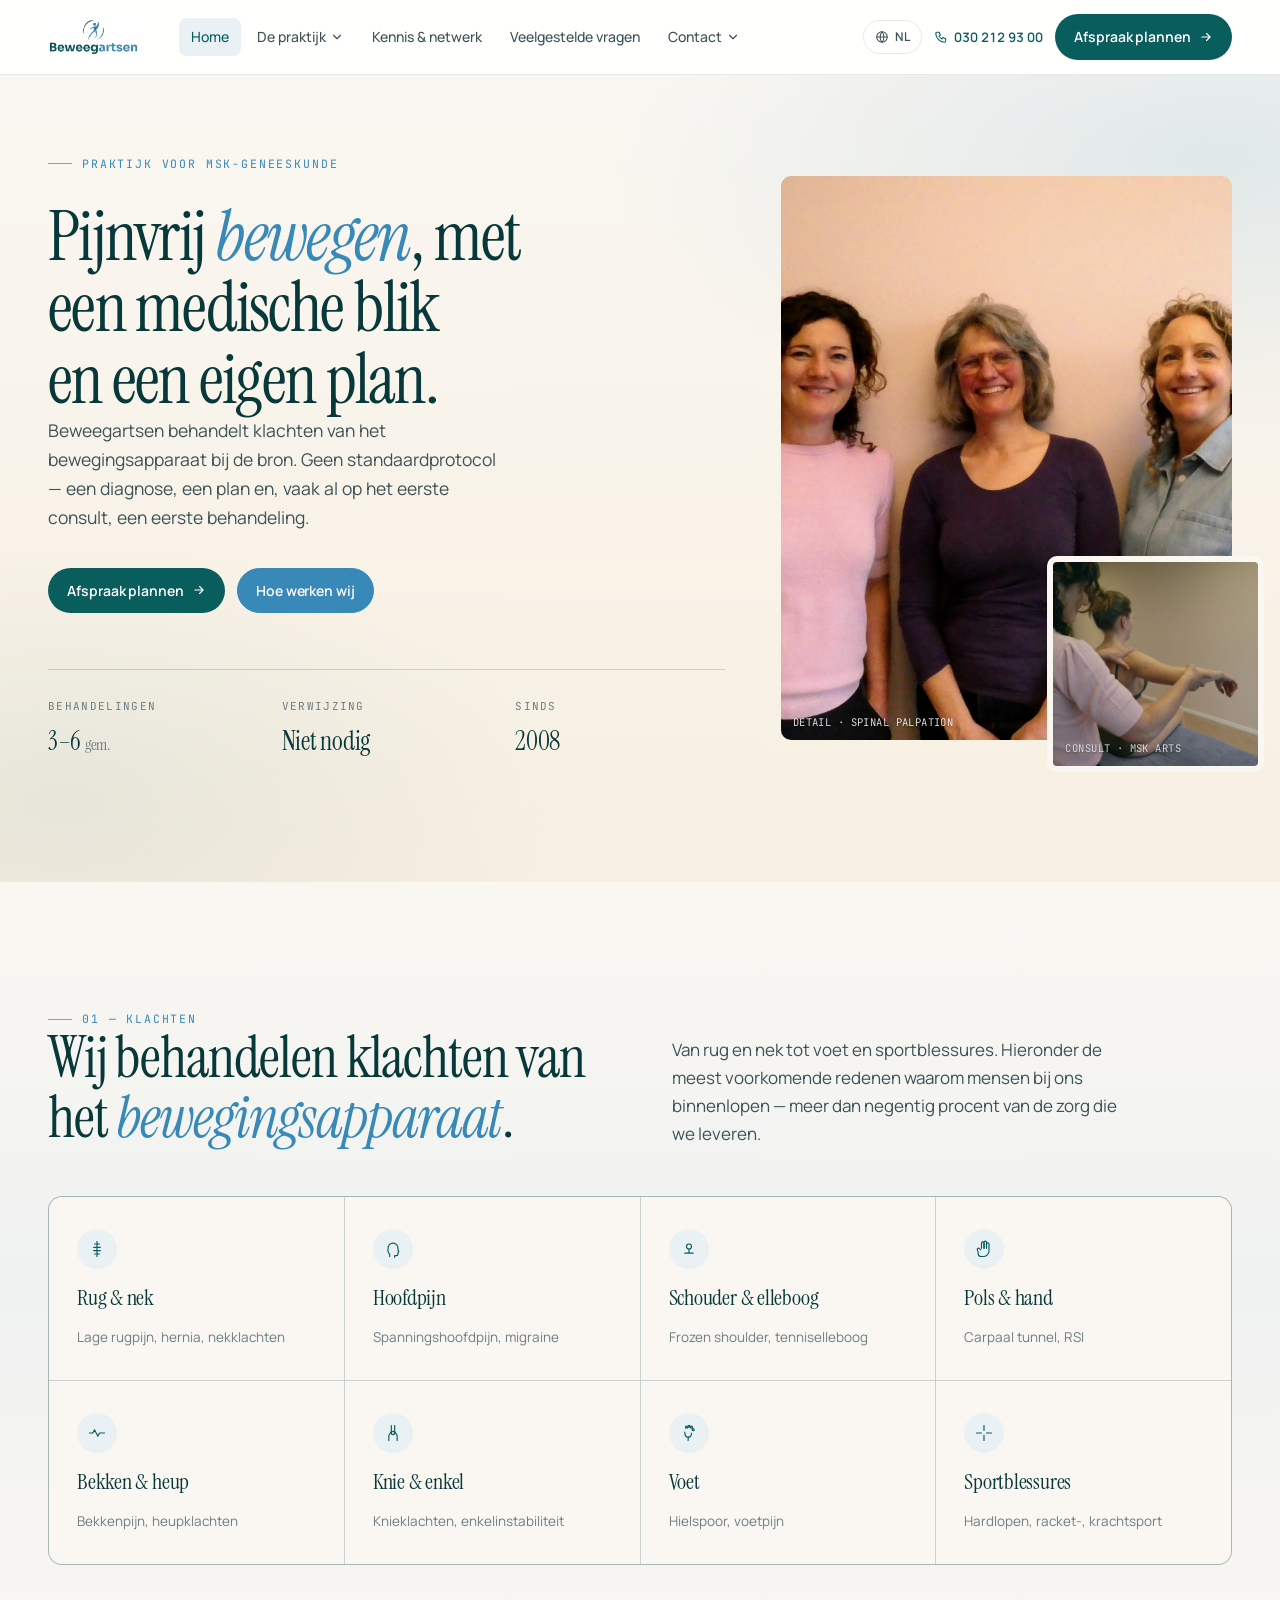
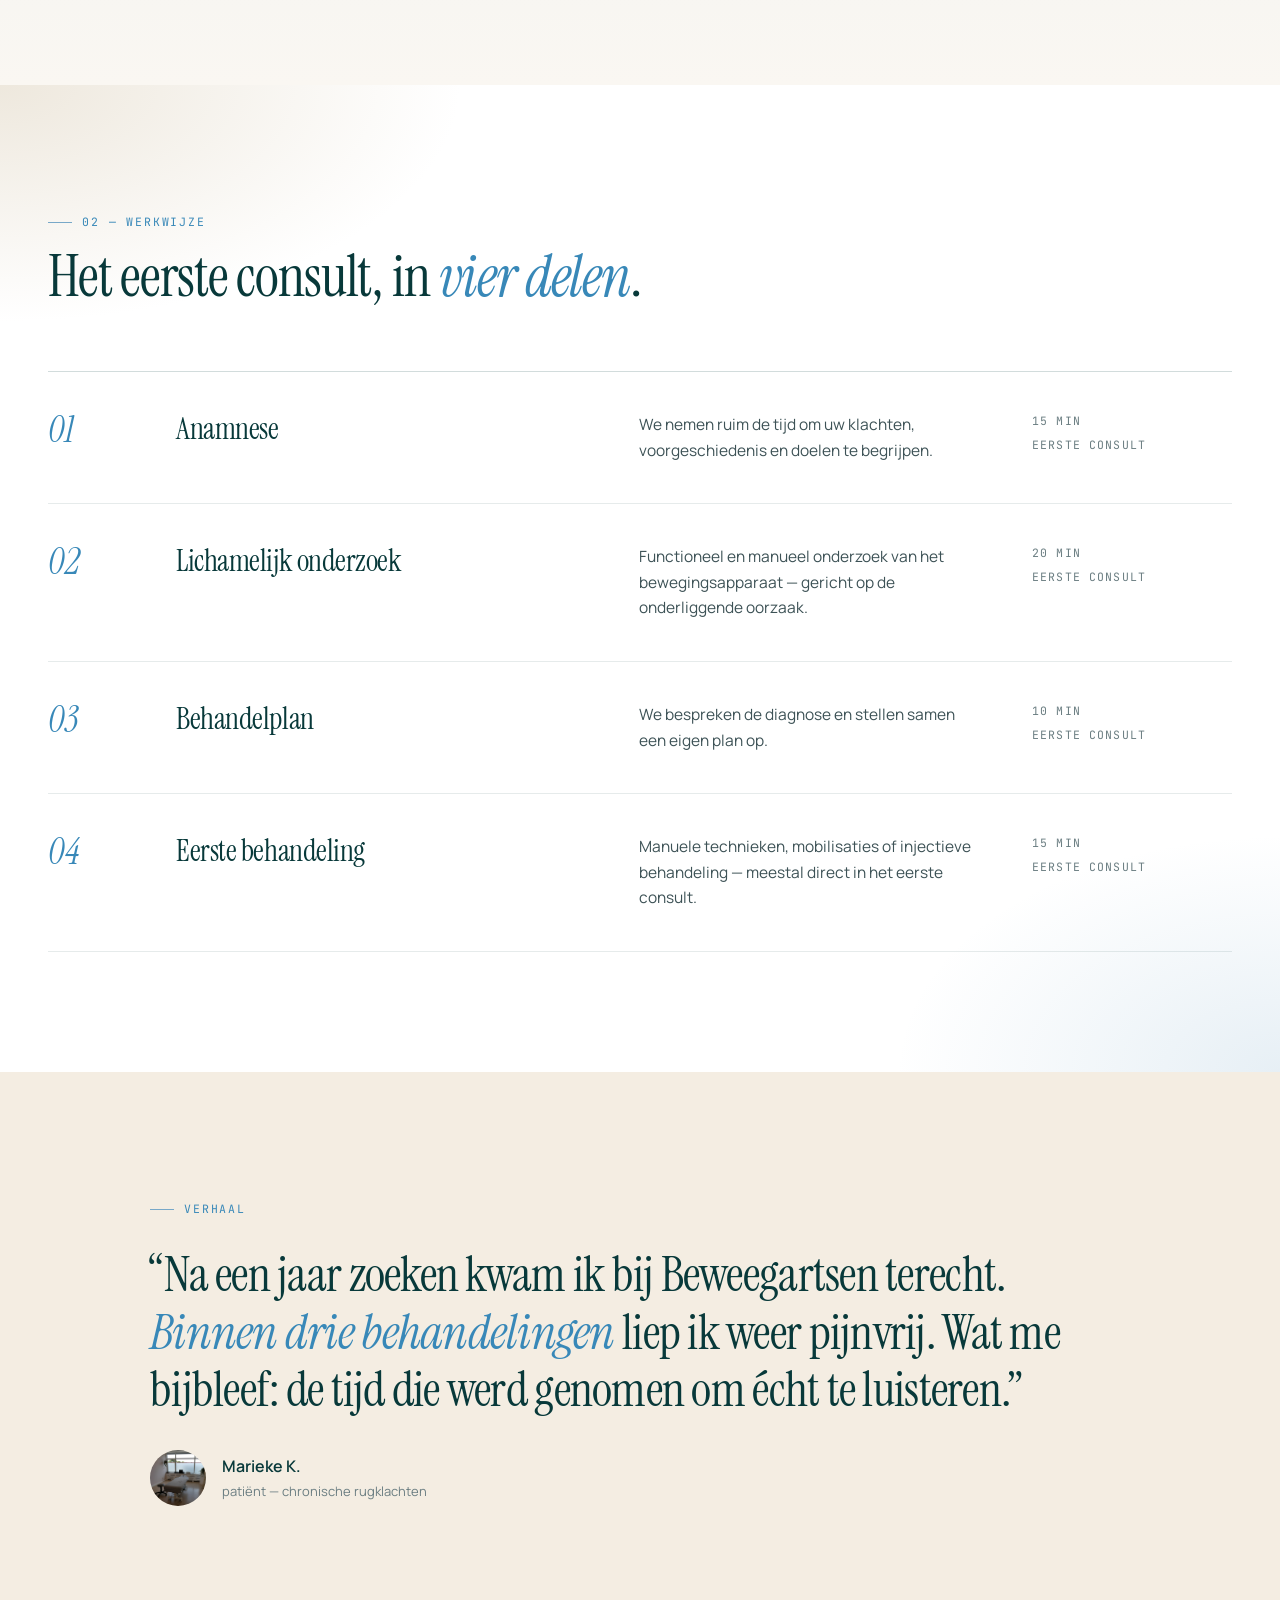
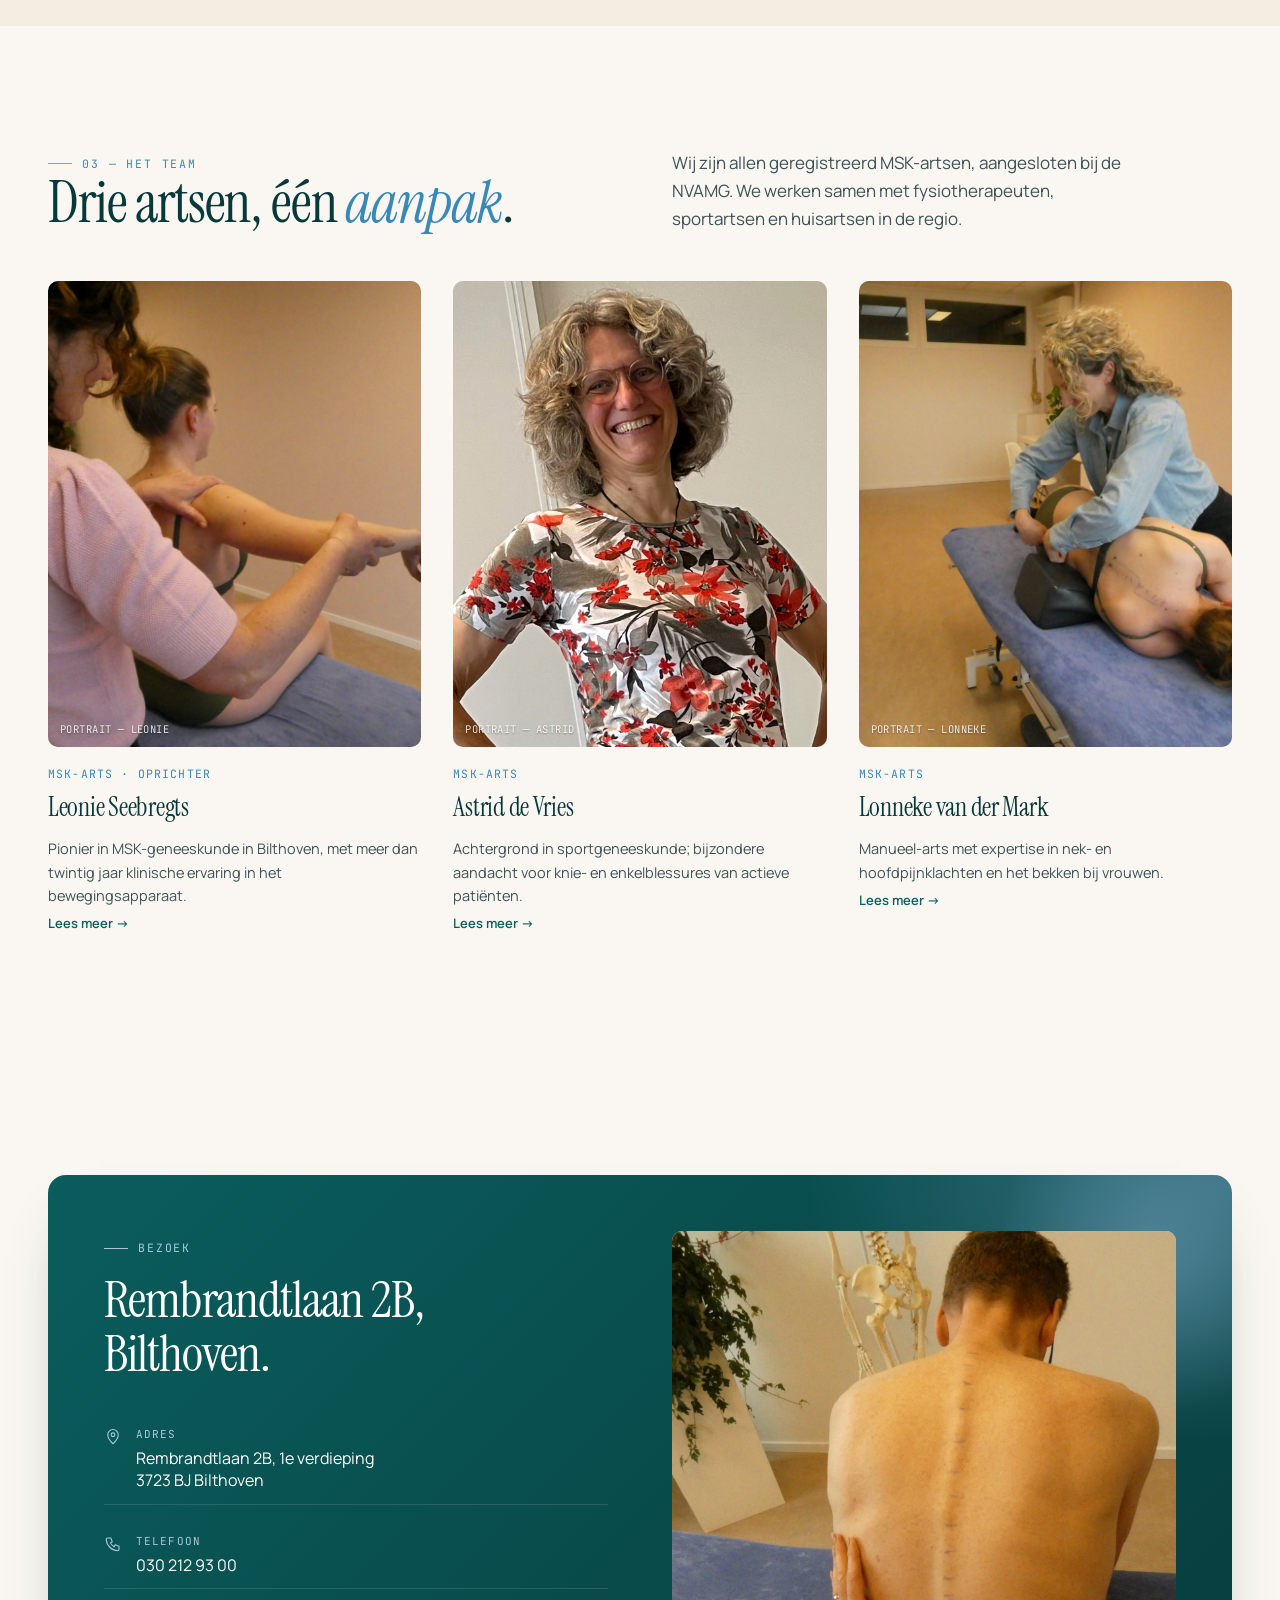
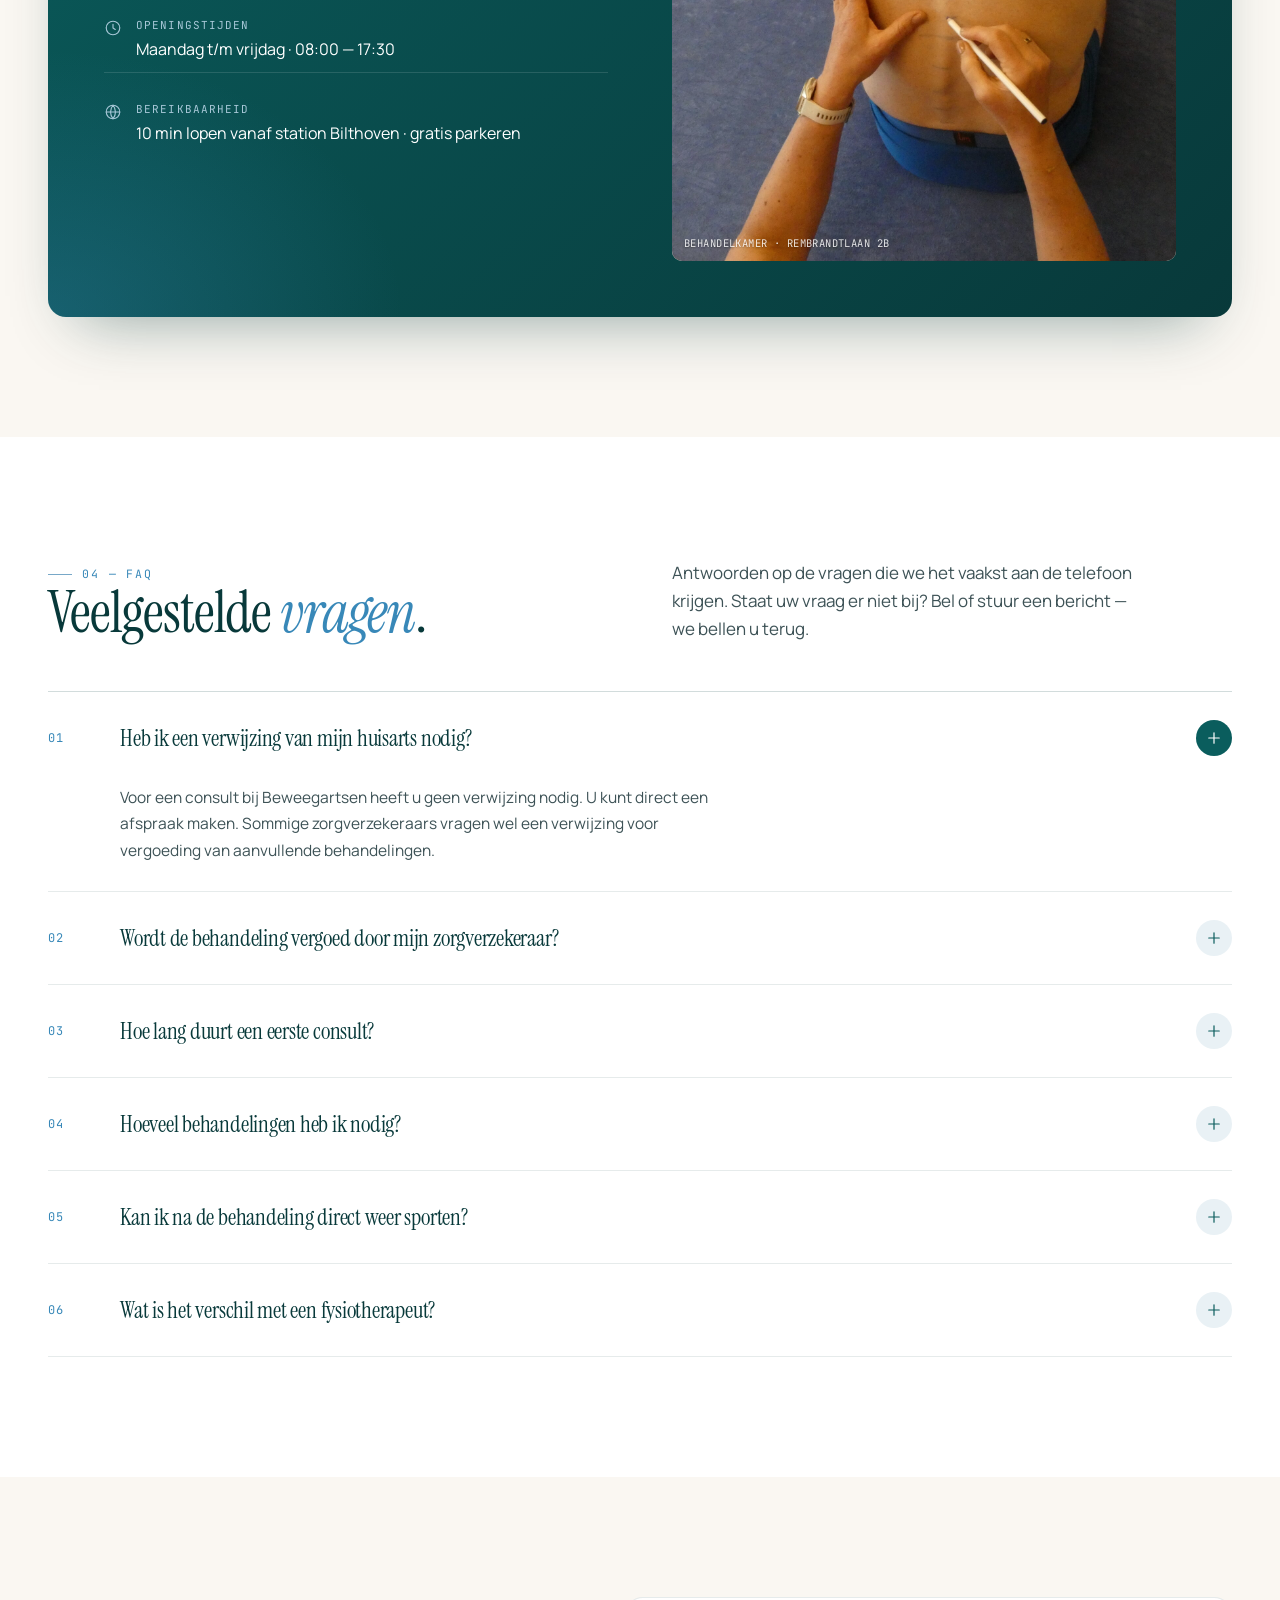
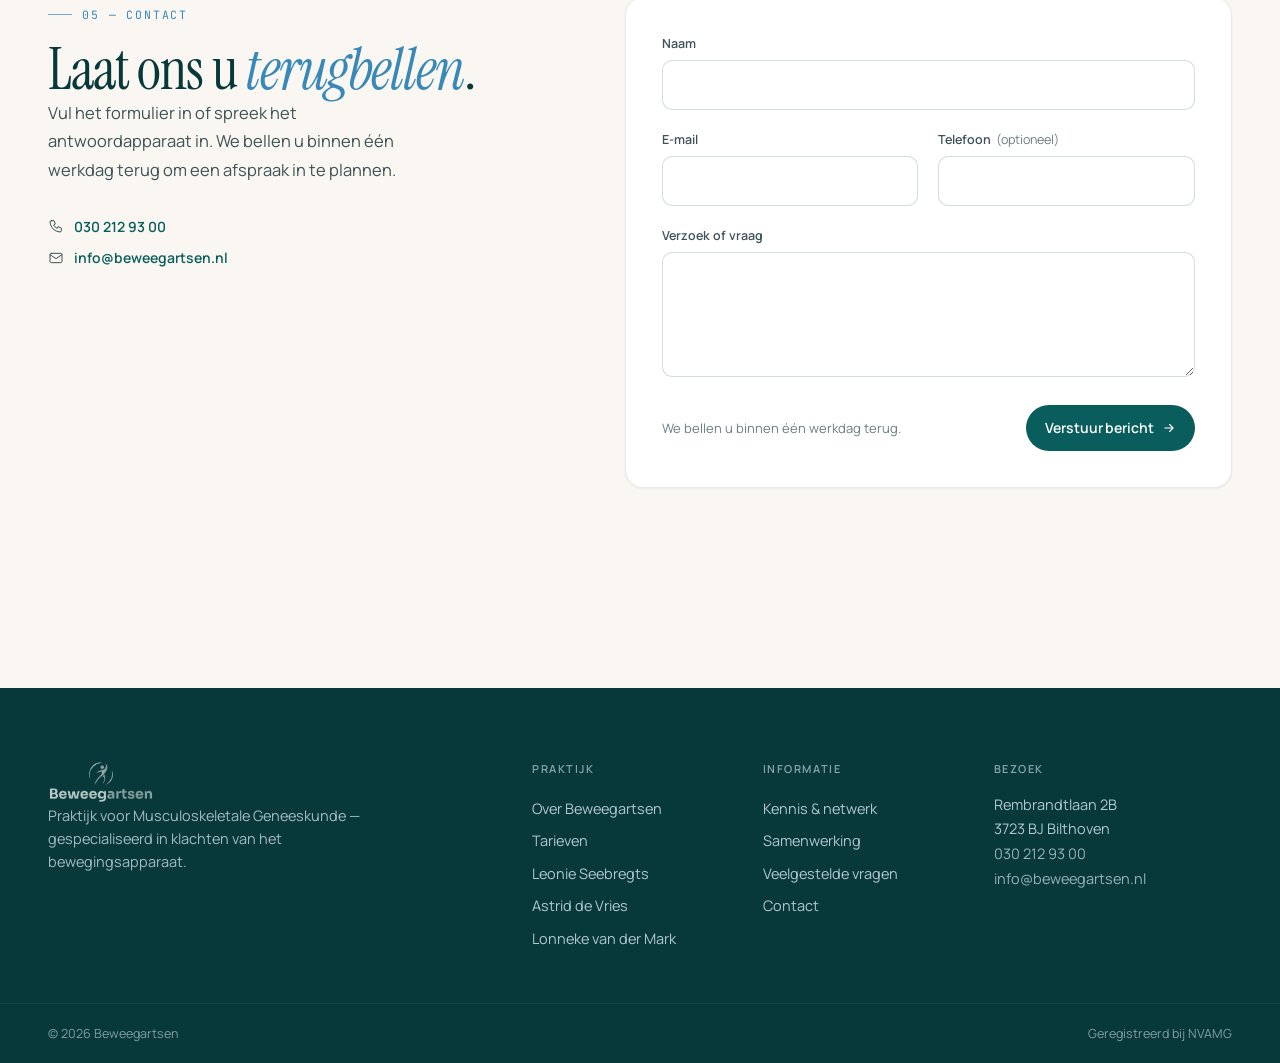
<file: index.html>
<!DOCTYPE html>
<html lang="nl">
<head>
<meta charset="UTF-8"/>
<meta name="viewport" content="width=device-width, initial-scale=1"/>
<title>Beweegartsen — Praktijk voor MSK-geneeskunde, Bilthoven</title>
<meta name="description" content="Beweegartsen behandelt klachten van het bewegingsapparaat bij de bron. Een diagnose, een eigen plan en, vaak op het eerste consult, een eerste behandeling."/>
<link rel="preconnect" href="https://fonts.googleapis.com"/>
<link rel="preconnect" href="https://fonts.gstatic.com" crossorigin/>
<link href="https://fonts.googleapis.com/css2?family=Instrument+Serif:ital@0;1&family=Manrope:wght@400;500;600;700;800&family=JetBrains+Mono:wght@400;500&display=swap" rel="stylesheet"/>
<link rel="stylesheet" href="assets/css/tokens.css"/>
<link rel="stylesheet" href="assets/css/site.css"/>
</head>
<body>
<div class="bw-site bw-A">
  <div data-bw-nav data-active-page="home"></div>

  <!-- HERO -->
  <section class="bw-A-hero">
    <div class="bw-container">
      <div class="bw-A-hero-grid">
        <div class="bw-A-hero-text">
          <span class="bw-eyebrow" data-i18n-nl="Praktijk voor MSK-geneeskunde" data-i18n-en="Practice for MSK medicine">Praktijk voor MSK-geneeskunde</span>
          <h1 data-i18n-nl='Pijnvrij <em>bewegen</em>, met een medische blik en een eigen plan.' data-i18n-en='Movement, <em>without pain</em>, through a medical lens and a personal plan.'>Pijnvrij <em>bewegen</em>, met een medische blik en een eigen plan.</h1>
          <p class="bw-A-hero-lede" data-i18n-nl="Beweegartsen behandelt klachten van het bewegingsapparaat bij de bron. Geen standaardprotocol — een diagnose, een plan en, vaak al op het eerste consult, een eerste behandeling." data-i18n-en="Beweegartsen treats musculoskeletal complaints at the source. No standard protocol — a diagnosis, a plan and, often on the first visit, the first treatment.">Beweegartsen behandelt klachten van het bewegingsapparaat bij de bron. Geen standaardprotocol — een diagnose, een plan en, vaak al op het eerste consult, een eerste behandeling.</p>
          <div class="bw-A-hero-cta">
            <button class="bw-btn bw-btn-primary" data-bw-book>
              <span data-i18n-nl="Afspraak plannen" data-i18n-en="Book appointment">Afspraak plannen</span>
              <svg width="14" height="14" viewBox="0 0 24 24" fill="none" stroke="currentColor" stroke-width="2" stroke-linecap="round" stroke-linejoin="round" aria-hidden="true"><path d="M5 12h14M13 6l6 6-6 6"/></svg>
            </button>
            <a href="#process" class="bw-btn bw-btn-ghost" data-i18n-nl="Hoe werken wij" data-i18n-en="How we work">Hoe werken wij</a>
          </div>
          <dl class="bw-A-hero-meta">
            <div>
              <dt data-i18n-nl="Behandelingen" data-i18n-en="Treatments">Behandelingen</dt>
              <dd>3–6 <span class="unit" data-i18n-nl="gem." data-i18n-en="avg.">gem.</span></dd>
            </div>
            <div>
              <dt data-i18n-nl="Verwijzing" data-i18n-en="Referral">Verwijzing</dt>
              <dd data-i18n-nl="Niet nodig" data-i18n-en="Not needed">Niet nodig</dd>
            </div>
            <div>
              <dt data-i18n-nl="Sinds" data-i18n-en="Since">Sinds</dt>
              <dd>2008</dd>
            </div>
          </dl>
        </div>
        <div class="bw-A-hero-art">
          <div class="bw-photo" data-treatment="soft" style="aspect-ratio: 4/5">
            <img src="assets/img/photos/back-treatment.jpg" alt="Detail van rugbehandeling" style="object-position: 50% 30%"/>
            <span class="bw-photo-cap">detail · spinal palpation</span>
          </div>
          <div class="bw-photo" data-treatment="strong" style="aspect-ratio: 1/1">
            <img src="assets/img/photos/consult.jpg" alt="Consult bij MSK-arts" style="object-position: 70% 30%"/>
            <span class="bw-photo-cap">consult · MSK arts</span>
          </div>
        </div>
      </div>
    </div>
  </section>

  <!-- WHAT WE TREAT -->
  <section class="bw-section bw-A-section" id="treat">
    <div class="bw-container">
      <div class="bw-A-treat-head">
        <div>
          <span class="bw-eyebrow" data-i18n-nl="01 — Klachten" data-i18n-en="01 — Complaints">01 — Klachten</span>
          <h2 data-i18n-nl='Wij behandelen klachten van het <em>bewegingsapparaat</em>.' data-i18n-en='We treat complaints of the <em>movement apparatus</em>.'>Wij behandelen klachten van het <em>bewegingsapparaat</em>.</h2>
        </div>
        <p data-i18n-nl="Van rug en nek tot voet en sportblessures. Hieronder de meest voorkomende redenen waarom mensen bij ons binnenlopen — meer dan negentig procent van de zorg die we leveren." data-i18n-en="From back and neck to foot and sports injuries. The most common reasons people come to us — more than ninety percent of the care we provide.">Van rug en nek tot voet en sportblessures. Hieronder de meest voorkomende redenen waarom mensen bij ons binnenlopen — meer dan negentig procent van de zorg die we leveren.</p>
      </div>
      <div class="bw-A-treat-grid">
        <div class="bw-A-treat-cell">
          <span class="bw-treat-icon"><svg width="20" height="20" viewBox="0 0 24 24" fill="none" stroke="currentColor" stroke-width="1.4" stroke-linecap="round" stroke-linejoin="round"><path d="M12 3v18"/><path d="M9 6h6M8 10h8M8 14h8M9 18h6"/></svg></span>
          <h4 data-i18n-nl="Rug & nek" data-i18n-en="Back & neck">Rug & nek</h4>
          <p data-i18n-nl="Lage rugpijn, hernia, nekklachten" data-i18n-en="Lower back, hernia, neck pain">Lage rugpijn, hernia, nekklachten</p>
        </div>
        <div class="bw-A-treat-cell">
          <span class="bw-treat-icon"><svg width="20" height="20" viewBox="0 0 24 24" fill="none" stroke="currentColor" stroke-width="1.4" stroke-linecap="round" stroke-linejoin="round"><path d="M8 21v-3a4 4 0 0 1-2-3.5V11a6 6 0 1 1 12 0v2l1 2-1 1v2a2 2 0 0 1-2 2h-2v2"/></svg></span>
          <h4 data-i18n-nl="Hoofdpijn" data-i18n-en="Headache">Hoofdpijn</h4>
          <p data-i18n-nl="Spanningshoofdpijn, migraine" data-i18n-en="Tension headache, migraine">Spanningshoofdpijn, migraine</p>
        </div>
        <div class="bw-A-treat-cell">
          <span class="bw-treat-icon"><svg width="20" height="20" viewBox="0 0 24 24" fill="none" stroke="currentColor" stroke-width="1.4" stroke-linecap="round" stroke-linejoin="round"><circle cx="12" cy="9" r="3"/><path d="M12 12v5M7 17h10"/></svg></span>
          <h4 data-i18n-nl="Schouder & elleboog" data-i18n-en="Shoulder & elbow">Schouder & elleboog</h4>
          <p data-i18n-nl="Frozen shoulder, tenniselleboog" data-i18n-en="Frozen shoulder, tennis elbow">Frozen shoulder, tenniselleboog</p>
        </div>
        <div class="bw-A-treat-cell">
          <span class="bw-treat-icon"><svg width="20" height="20" viewBox="0 0 24 24" fill="none" stroke="currentColor" stroke-width="1.4" stroke-linecap="round" stroke-linejoin="round"><path d="M9 11V5a1.5 1.5 0 0 1 3 0v6"/><path d="M12 11V4a1.5 1.5 0 0 1 3 0v7"/><path d="M15 11V6a1.5 1.5 0 0 1 3 0v8a7 7 0 0 1-7 7H9a4 4 0 0 1-4-4v-1l-1-3a1.5 1.5 0 0 1 2.6-1.4L8 13"/></svg></span>
          <h4 data-i18n-nl="Pols & hand" data-i18n-en="Wrist & hand">Pols & hand</h4>
          <p data-i18n-nl="Carpaal tunnel, RSI" data-i18n-en="Carpal tunnel, RSI">Carpaal tunnel, RSI</p>
        </div>
        <div class="bw-A-treat-cell">
          <span class="bw-treat-icon"><svg width="20" height="20" viewBox="0 0 24 24" fill="none" stroke="currentColor" stroke-width="1.4" stroke-linecap="round" stroke-linejoin="round"><path d="M3 12h4l2-4 4 8 2-4h6"/></svg></span>
          <h4 data-i18n-nl="Bekken & heup" data-i18n-en="Pelvis & hip">Bekken & heup</h4>
          <p data-i18n-nl="Bekkenpijn, heupklachten" data-i18n-en="Pelvic pain, hip issues">Bekkenpijn, heupklachten</p>
        </div>
        <div class="bw-A-treat-cell">
          <span class="bw-treat-icon"><svg width="20" height="20" viewBox="0 0 24 24" fill="none" stroke="currentColor" stroke-width="1.4" stroke-linecap="round" stroke-linejoin="round"><path d="M10 3v7l-3 5v6"/><path d="M14 3v7l3 5v6"/><circle cx="12" cy="12" r="2"/></svg></span>
          <h4 data-i18n-nl="Knie & enkel" data-i18n-en="Knee & ankle">Knie & enkel</h4>
          <p data-i18n-nl="Knieklachten, enkelinstabiliteit" data-i18n-en="Knee pain, ankle instability">Knieklachten, enkelinstabiliteit</p>
        </div>
        <div class="bw-A-treat-cell">
          <span class="bw-treat-icon"><svg width="20" height="20" viewBox="0 0 24 24" fill="none" stroke="currentColor" stroke-width="1.4" stroke-linecap="round" stroke-linejoin="round"><circle cx="9" cy="5" r="1.2"/><circle cx="12" cy="4" r="1.2"/><circle cx="15" cy="5" r="1.2"/><circle cx="17" cy="8" r="1.2"/><path d="M7 11c0 4 1 6 4 6s4-2 4-5"/><path d="M11 17v4"/></svg></span>
          <h4 data-i18n-nl="Voet" data-i18n-en="Foot">Voet</h4>
          <p data-i18n-nl="Hielspoor, voetpijn" data-i18n-en="Heel spur, foot pain">Hielspoor, voetpijn</p>
        </div>
        <div class="bw-A-treat-cell">
          <span class="bw-treat-icon"><svg width="20" height="20" viewBox="0 0 24 24" fill="none" stroke="currentColor" stroke-width="1.4" stroke-linecap="round" stroke-linejoin="round"><path d="M12 3v6M12 15v6M3 12h6M15 12h6"/></svg></span>
          <h4 data-i18n-nl="Sportblessures" data-i18n-en="Sports injuries">Sportblessures</h4>
          <p data-i18n-nl="Hardlopen, racket-, krachtsport" data-i18n-en="Running, racket, strength sport">Hardlopen, racket-, krachtsport</p>
        </div>
      </div>
    </div>
  </section>

  <!-- PROCESS -->
  <section class="bw-section bw-A-section" id="process">
    <div class="bw-container">
      <div class="bw-A-process-head">
        <span class="bw-eyebrow" data-i18n-nl="02 — Werkwijze" data-i18n-en="02 — Process">02 — Werkwijze</span>
        <h2 data-i18n-nl='Het eerste consult, in <em>vier delen</em>.' data-i18n-en='The first consult, in <em>four parts</em>.'>Het eerste consult, in <em>vier delen</em>.</h2>
      </div>
      <div class="bw-A-process">
        <div class="bw-A-process-step">
          <span class="bw-A-process-num">01</span>
          <h3 data-i18n-nl="Anamnese" data-i18n-en="Case history">Anamnese</h3>
          <p data-i18n-nl="We nemen ruim de tijd om uw klachten, voorgeschiedenis en doelen te begrijpen." data-i18n-en="We take time to understand your complaints, history and goals.">We nemen ruim de tijd om uw klachten, voorgeschiedenis en doelen te begrijpen.</p>
          <div class="bw-A-process-meta">
            <span>15 MIN</span>
            <span data-i18n-nl="Eerste consult" data-i18n-en="First consult">Eerste consult</span>
          </div>
        </div>
        <div class="bw-A-process-step">
          <span class="bw-A-process-num">02</span>
          <h3 data-i18n-nl="Lichamelijk onderzoek" data-i18n-en="Physical examination">Lichamelijk onderzoek</h3>
          <p data-i18n-nl="Functioneel en manueel onderzoek van het bewegingsapparaat — gericht op de onderliggende oorzaak." data-i18n-en="Functional and manual examination focused on the underlying cause.">Functioneel en manueel onderzoek van het bewegingsapparaat — gericht op de onderliggende oorzaak.</p>
          <div class="bw-A-process-meta">
            <span>20 MIN</span>
            <span data-i18n-nl="Eerste consult" data-i18n-en="First consult">Eerste consult</span>
          </div>
        </div>
        <div class="bw-A-process-step">
          <span class="bw-A-process-num">03</span>
          <h3 data-i18n-nl="Behandelplan" data-i18n-en="Treatment plan">Behandelplan</h3>
          <p data-i18n-nl="We bespreken de diagnose en stellen samen een eigen plan op." data-i18n-en="We discuss the diagnosis and build a plan together.">We bespreken de diagnose en stellen samen een eigen plan op.</p>
          <div class="bw-A-process-meta">
            <span>10 MIN</span>
            <span data-i18n-nl="Eerste consult" data-i18n-en="First consult">Eerste consult</span>
          </div>
        </div>
        <div class="bw-A-process-step">
          <span class="bw-A-process-num">04</span>
          <h3 data-i18n-nl="Eerste behandeling" data-i18n-en="First treatment">Eerste behandeling</h3>
          <p data-i18n-nl="Manuele technieken, mobilisaties of injectieve behandeling — meestal direct in het eerste consult." data-i18n-en="Manual techniques, mobilisations or injection — usually on the first visit.">Manuele technieken, mobilisaties of injectieve behandeling — meestal direct in het eerste consult.</p>
          <div class="bw-A-process-meta">
            <span>15 MIN</span>
            <span data-i18n-nl="Eerste consult" data-i18n-en="First consult">Eerste consult</span>
          </div>
        </div>
      </div>
    </div>
  </section>

  <!-- QUOTE -->
  <section class="bw-section bw-A-quote-section">
    <div class="bw-container">
      <div class="bw-A-quote">
        <span class="bw-eyebrow" data-i18n-nl="Verhaal" data-i18n-en="Story">Verhaal</span>
        <blockquote data-i18n-nl='&ldquo;Na een jaar zoeken kwam ik bij Beweegartsen terecht. <em>Binnen drie behandelingen</em> liep ik weer pijnvrij. Wat me bijbleef: de tijd die werd genomen om écht te luisteren.&rdquo;' data-i18n-en='&ldquo;After a year of searching I ended up at Beweegartsen. <em>Within three treatments</em> I was walking pain-free. What stayed with me was the time taken to really listen.&rdquo;'>&ldquo;Na een jaar zoeken kwam ik bij Beweegartsen terecht. <em>Binnen drie behandelingen</em> liep ik weer pijnvrij. Wat me bijbleef: de tijd die werd genomen om écht te luisteren.&rdquo;</blockquote>
        <div class="bw-A-quote-meta">
          <div class="bw-photo" data-treatment="soft" style="width:56px; height:56px; aspect-ratio:1; border-radius:999px">
            <img src="assets/img/photos/team.jpg" alt="" style="object-position: 22% 30%"/>
          </div>
          <cite>
            <strong>Marieke K.</strong>
            <span data-i18n-nl="patiënt — chronische rugklachten" data-i18n-en="patient — chronic back pain">patiënt — chronische rugklachten</span>
          </cite>
        </div>
      </div>
    </div>
  </section>

  <!-- DOCTORS -->
  <section class="bw-section bw-A-section" id="doctors">
    <div class="bw-container">
      <div class="bw-A-doctors-head">
        <div>
          <span class="bw-eyebrow" data-i18n-nl="03 — Het team" data-i18n-en="03 — The team">03 — Het team</span>
          <h2 data-i18n-nl='Drie artsen, één <em>aanpak</em>.' data-i18n-en='Three physicians, one <em>approach</em>.'>Drie artsen, één <em>aanpak</em>.</h2>
        </div>
        <p data-i18n-nl="Wij zijn allen geregistreerd MSK-artsen, aangesloten bij de NVAMG. We werken samen met fysiotherapeuten, sportartsen en huisartsen in de regio." data-i18n-en="We are all registered MSK physicians, members of the NVAMG. We work alongside physiotherapists, sports physicians and GPs in the region.">Wij zijn allen geregistreerd MSK-artsen, aangesloten bij de NVAMG. We werken samen met fysiotherapeuten, sportartsen en huisartsen in de regio.</p>
      </div>
      <div class="bw-A-doctors-grid">
        <a href="leonie-seebregts.html" class="bw-A-doctor-card">
          <div class="bw-photo" data-treatment="soft"><img src="assets/img/photos/leonie.jpg" alt="Leonie Seebregts" style="object-position: 50% 30%"/><span class="bw-photo-cap">portrait — Leonie</span></div>
          <div>
            <div class="bw-doctor-meta" data-i18n-nl="MSK-arts · oprichter" data-i18n-en="MSK physician · founder">MSK-arts · oprichter</div>
            <h4>Leonie Seebregts</h4>
            <p data-i18n-nl="Pionier in MSK-geneeskunde in Bilthoven, met meer dan twintig jaar klinische ervaring in het bewegingsapparaat." data-i18n-en="Pioneer in MSK medicine in Bilthoven, with more than two decades of clinical experience.">Pionier in MSK-geneeskunde in Bilthoven, met meer dan twintig jaar klinische ervaring in het bewegingsapparaat.</p>
            <span class="bw-doctor-link" data-i18n-nl="Lees meer →" data-i18n-en="Read more →">Lees meer →</span>
          </div>
        </a>
        <a href="astrid-de-vries.html" class="bw-A-doctor-card">
          <div class="bw-photo" data-treatment="soft"><img src="assets/img/photos/astrid.jpg" alt="Astrid de Vries" style="object-position: 50% 30%"/><span class="bw-photo-cap">portrait — Astrid</span></div>
          <div>
            <div class="bw-doctor-meta" data-i18n-nl="MSK-arts" data-i18n-en="MSK physician">MSK-arts</div>
            <h4>Astrid de Vries</h4>
            <p data-i18n-nl="Achtergrond in sportgeneeskunde; bijzondere aandacht voor knie- en enkelblessures van actieve patiënten." data-i18n-en="Background in sports medicine; special focus on knee and ankle injuries.">Achtergrond in sportgeneeskunde; bijzondere aandacht voor knie- en enkelblessures van actieve patiënten.</p>
            <span class="bw-doctor-link" data-i18n-nl="Lees meer →" data-i18n-en="Read more →">Lees meer →</span>
          </div>
        </a>
        <a href="lonneke-van-der-mark.html" class="bw-A-doctor-card">
          <div class="bw-photo" data-treatment="soft"><img src="assets/img/photos/lonneke.jpg" alt="Lonneke van der Mark" style="object-position: 50% 30%"/><span class="bw-photo-cap">portrait — Lonneke</span></div>
          <div>
            <div class="bw-doctor-meta" data-i18n-nl="MSK-arts" data-i18n-en="MSK physician">MSK-arts</div>
            <h4>Lonneke van der Mark</h4>
            <p data-i18n-nl="Manueel-arts met expertise in nek- en hoofdpijnklachten en het bekken bij vrouwen." data-i18n-en="Manual physician with expertise in neck and headache complaints and pelvic care.">Manueel-arts met expertise in nek- en hoofdpijnklachten en het bekken bij vrouwen.</p>
            <span class="bw-doctor-link" data-i18n-nl="Lees meer →" data-i18n-en="Read more →">Lees meer →</span>
          </div>
        </a>
      </div>
    </div>
  </section>

  <!-- VISIT -->
  <section class="bw-section">
    <div class="bw-container">
      <div class="bw-A-visit">
        <div>
          <span class="bw-eyebrow" data-i18n-nl="Bezoek" data-i18n-en="Visit">Bezoek</span>
          <h2>Rembrandtlaan&nbsp;2B,<br/>Bilthoven.</h2>
          <dl class="bw-A-visit-info">
            <div class="bw-A-visit-row">
              <svg width="18" height="18" viewBox="0 0 24 24" fill="none" stroke="currentColor" stroke-width="1.5" stroke-linecap="round" stroke-linejoin="round"><path d="M12 21s7-6.5 7-12a7 7 0 1 0-14 0c0 5.5 7 12 7 12Z"/><circle cx="12" cy="9" r="2.5"/></svg>
              <div>
                <dt data-i18n-nl="Adres" data-i18n-en="Address">Adres</dt>
                <dd data-i18n-nl="Rembrandtlaan 2B, 1e verdieping<br/>3723 BJ Bilthoven" data-i18n-en="Rembrandtlaan 2B, 1st floor<br/>3723 BJ Bilthoven">Rembrandtlaan 2B, 1e verdieping<br/>3723 BJ Bilthoven</dd>
              </div>
            </div>
            <div class="bw-A-visit-row">
              <svg width="18" height="18" viewBox="0 0 24 24" fill="none" stroke="currentColor" stroke-width="1.5" stroke-linecap="round" stroke-linejoin="round"><path d="M5 4h4l2 5-2.5 1.5a11 11 0 0 0 5 5L15 13l5 2v4a2 2 0 0 1-2 2A16 16 0 0 1 3 6a2 2 0 0 1 2-2Z"/></svg>
              <div>
                <dt data-i18n-nl="Telefoon" data-i18n-en="Telephone">Telefoon</dt>
                <dd>030 212 93 00</dd>
              </div>
            </div>
            <div class="bw-A-visit-row">
              <svg width="18" height="18" viewBox="0 0 24 24" fill="none" stroke="currentColor" stroke-width="1.5" stroke-linecap="round" stroke-linejoin="round"><circle cx="12" cy="12" r="9"/><path d="M12 7v5l3 2"/></svg>
              <div>
                <dt data-i18n-nl="Openingstijden" data-i18n-en="Opening hours">Openingstijden</dt>
                <dd data-i18n-nl="Maandag t/m vrijdag · 08:00 — 17:30" data-i18n-en="Monday — Friday · 08:00 — 17:30">Maandag t/m vrijdag · 08:00 — 17:30</dd>
              </div>
            </div>
            <div class="bw-A-visit-row">
              <svg width="18" height="18" viewBox="0 0 24 24" fill="none" stroke="currentColor" stroke-width="1.5" stroke-linecap="round" stroke-linejoin="round"><circle cx="12" cy="12" r="9"/><path d="M3 12h18M12 3a14 14 0 0 1 0 18M12 3a14 14 0 0 0 0 18"/></svg>
              <div>
                <dt data-i18n-nl="Bereikbaarheid" data-i18n-en="Travel">Bereikbaarheid</dt>
                <dd data-i18n-nl="10 min lopen vanaf station Bilthoven · gratis parkeren" data-i18n-en="10 min walk from Bilthoven station · free parking">10 min lopen vanaf station Bilthoven · gratis parkeren</dd>
              </div>
            </div>
          </dl>
        </div>
        <div class="bw-A-visit-art">
          <div class="bw-photo" data-treatment="soft" style="height:100%">
            <img src="assets/img/photos/treatment-room.jpg" alt="Behandelkamer" style="object-position: 50% 60%"/>
            <span class="bw-photo-cap">behandelkamer · Rembrandtlaan 2B</span>
          </div>
        </div>
      </div>
    </div>
  </section>

  <!-- FAQ -->
  <section class="bw-section bw-A-section" id="faq" style="background: var(--paper)">
    <div class="bw-container">
      <div class="bw-A-faq-head">
        <div>
          <span class="bw-eyebrow" data-i18n-nl="04 — FAQ" data-i18n-en="04 — FAQ">04 — FAQ</span>
          <h2 data-i18n-nl='Veelgestelde <em>vragen</em>.' data-i18n-en='Frequently <em>asked</em>.'>Veelgestelde <em>vragen</em>.</h2>
        </div>
        <p data-i18n-nl="Antwoorden op de vragen die we het vaakst aan de telefoon krijgen. Staat uw vraag er niet bij? Bel of stuur een bericht — we bellen u terug." data-i18n-en="Answers to the questions we most often hear by phone. Don't see your question? Call or message — we will call you back.">Antwoorden op de vragen die we het vaakst aan de telefoon krijgen. Staat uw vraag er niet bij? Bel of stuur een bericht — we bellen u terug.</p>
      </div>
      <div data-bw-faq></div>
    </div>
  </section>

  <!-- CONTACT -->
  <section class="bw-section bw-A-section" id="contact">
    <div class="bw-container">
      <div class="bw-A-contact">
        <div>
          <span class="bw-eyebrow" data-i18n-nl="05 — Contact" data-i18n-en="05 — Contact">05 — Contact</span>
          <h2 data-i18n-nl='Laat ons u <em>terugbellen</em>.' data-i18n-en='Let us <em>call you back</em>.'>Laat ons u <em>terugbellen</em>.</h2>
          <p class="bw-A-contact-lede" data-i18n-nl="Vul het formulier in of spreek het antwoordapparaat in. We bellen u binnen één werkdag terug om een afspraak in te plannen." data-i18n-en="Fill in the form or leave a message on our answering machine. We will call you back within one working day to schedule.">Vul het formulier in of spreek het antwoordapparaat in. We bellen u binnen één werkdag terug om een afspraak in te plannen.</p>
          <div class="bw-A-contact-meta">
            <div class="bw-A-contact-meta-row">
              <svg width="16" height="16" viewBox="0 0 24 24" fill="none" stroke="currentColor" stroke-width="1.5" stroke-linecap="round" stroke-linejoin="round"><path d="M5 4h4l2 5-2.5 1.5a11 11 0 0 0 5 5L15 13l5 2v4a2 2 0 0 1-2 2A16 16 0 0 1 3 6a2 2 0 0 1 2-2Z"/></svg>
              <a href="tel:+31302129300">030 212 93 00</a>
            </div>
            <div class="bw-A-contact-meta-row">
              <svg width="16" height="16" viewBox="0 0 24 24" fill="none" stroke="currentColor" stroke-width="1.5" stroke-linecap="round" stroke-linejoin="round"><rect x="3" y="5" width="18" height="14" rx="2"/><path d="m3 7 9 6 9-6"/></svg>
              <a href="mailto:info@beweegartsen.nl">info@beweegartsen.nl</a>
            </div>
          </div>
        </div>
        <div class="bw-A-contact-card" data-bw-contact-form></div>
      </div>
    </div>
  </section>

  <div data-bw-footer></div>
</div>
<script src="assets/js/site.js"></script>
</body>
</html>
</file>
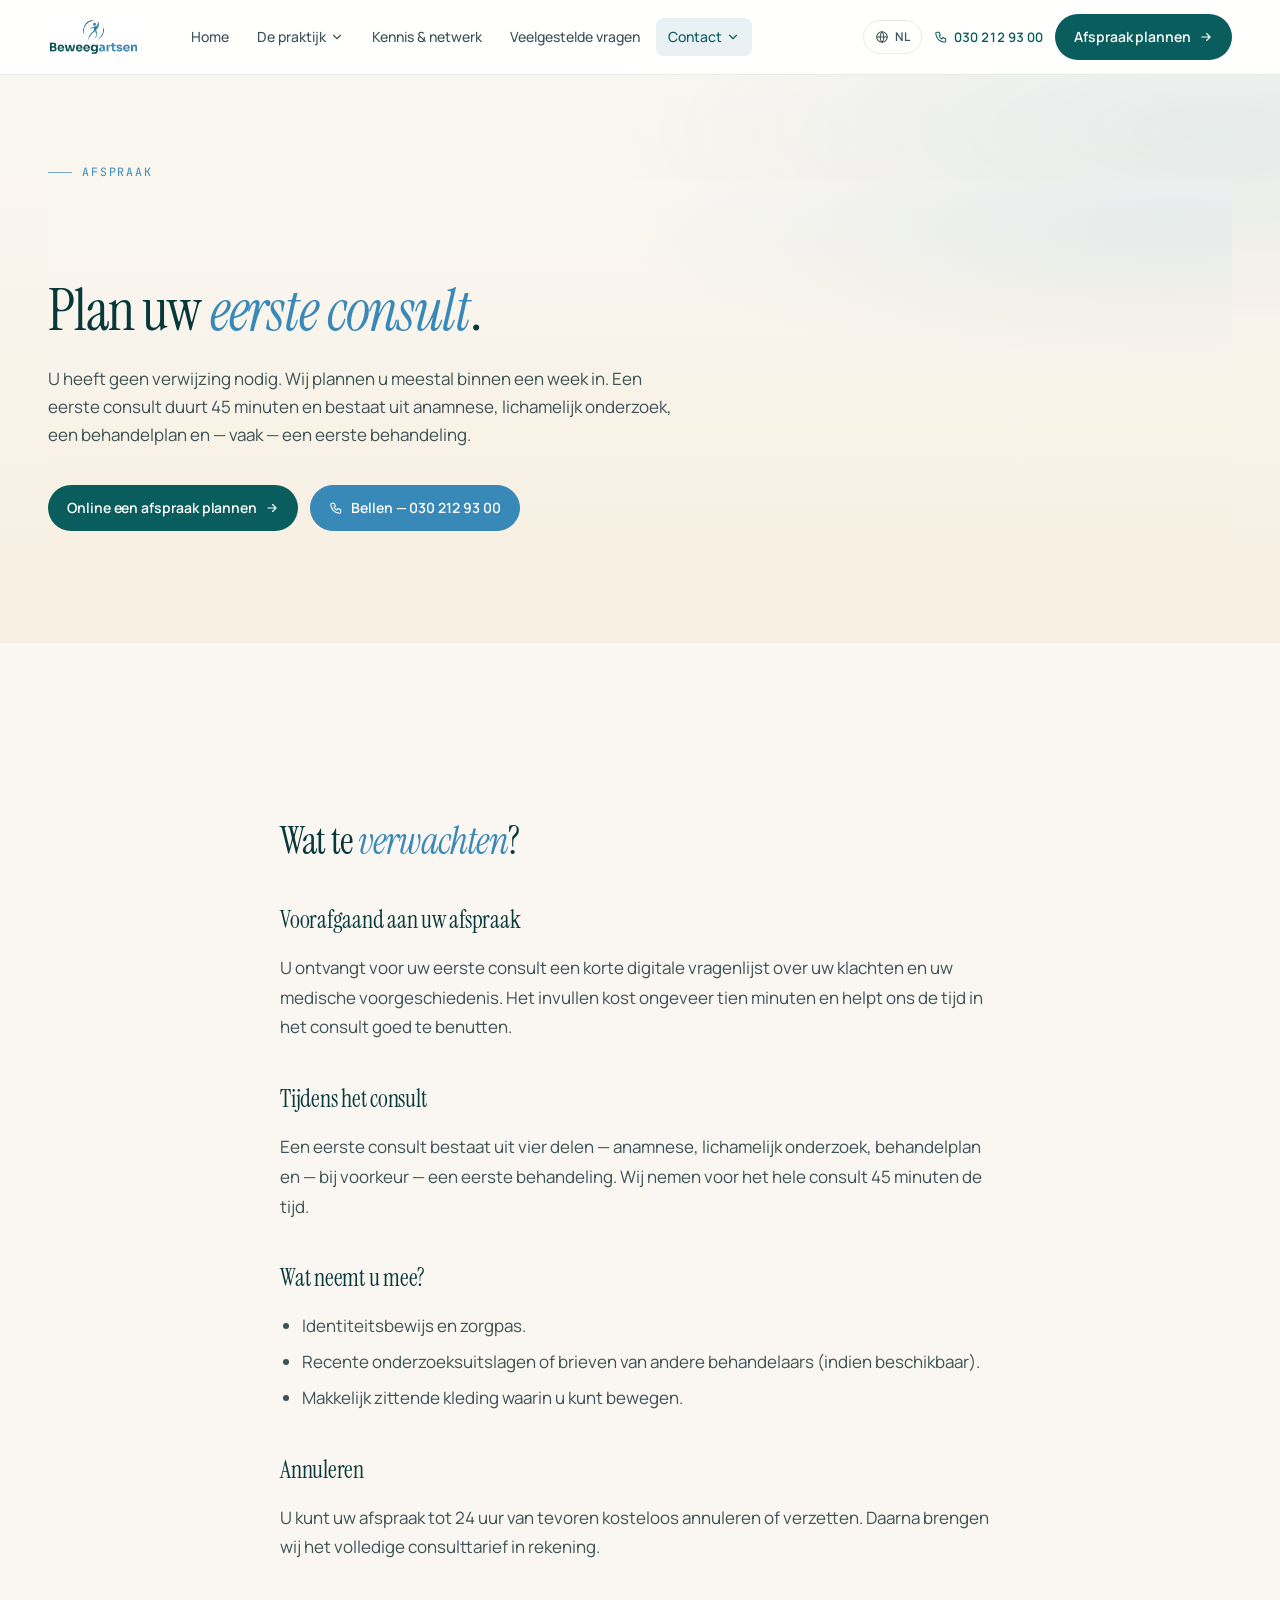
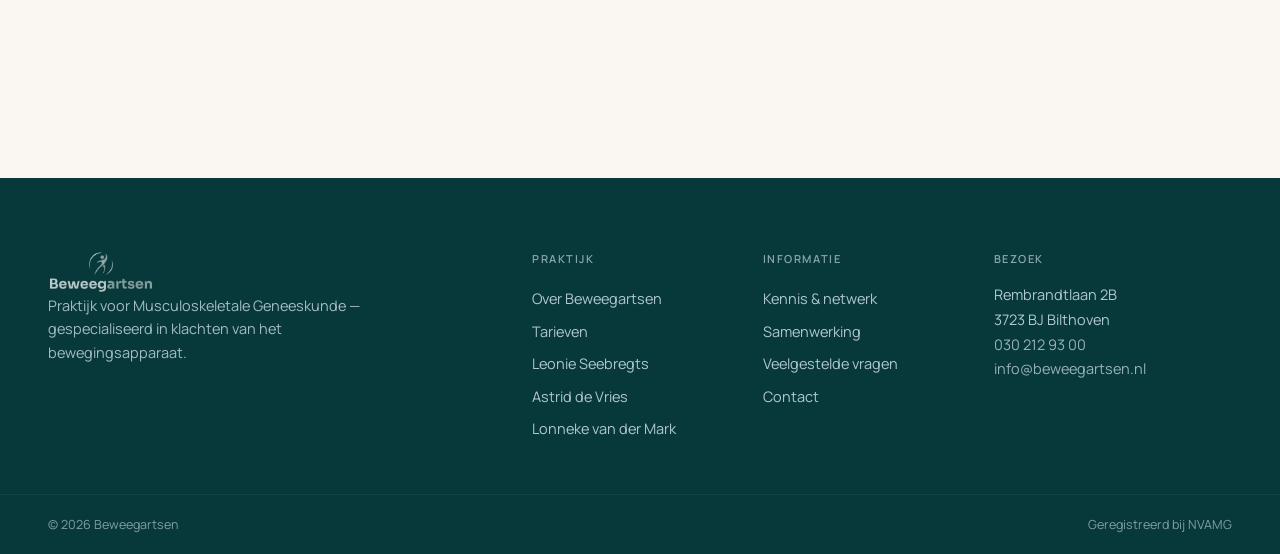
<file: afspraak-maken.html>
<!DOCTYPE html>
<html lang="nl">
<head>
<meta charset="UTF-8"/>
<meta name="viewport" content="width=device-width, initial-scale=1"/>
<title>Afspraak maken — Beweegartsen</title>
<meta name="description" content="Maak direct een afspraak bij Beweegartsen. U heeft geen verwijzing nodig. Wij plannen u meestal binnen een week in."/>
<link rel="preconnect" href="https://fonts.googleapis.com"/>
<link rel="preconnect" href="https://fonts.gstatic.com" crossorigin/>
<link href="https://fonts.googleapis.com/css2?family=Instrument+Serif:ital@0;1&family=Manrope:wght@400;500;600;700;800&family=JetBrains+Mono:wght@400;500&display=swap" rel="stylesheet"/>
<link rel="stylesheet" href="assets/css/tokens.css"/>
<link rel="stylesheet" href="assets/css/site.css"/>
</head>
<body>
<div class="bw-site bw-A">
  <div data-bw-nav data-active-page="contact"></div>

  <section class="bw-A-page-title">
    <div class="bw-container">
      <span class="bw-eyebrow" data-i18n-nl="Afspraak" data-i18n-en="Appointment">Afspraak</span>
      <div class="bw-A-page-title">
        <h1 data-i18n-nl='Plan uw <em>eerste consult</em>.' data-i18n-en='Schedule your <em>first consultation</em>.'>Plan uw <em>eerste consult</em>.</h1>
        <p class="bw-A-page-lede" data-i18n-nl="U heeft geen verwijzing nodig. Wij plannen u meestal binnen een week in. Een eerste consult duurt 45 minuten en bestaat uit anamnese, lichamelijk onderzoek, een behandelplan en — vaak — een eerste behandeling." data-i18n-en="You do not need a referral. We usually schedule you within a week. A first consultation takes 45 minutes and includes case history, physical examination, a treatment plan and — often — a first treatment.">U heeft geen verwijzing nodig. Wij plannen u meestal binnen een week in. Een eerste consult duurt 45 minuten en bestaat uit anamnese, lichamelijk onderzoek, een behandelplan en — vaak — een eerste behandeling.</p>
        <div class="bw-A-hero-cta" style="margin-top: 36px">
          <button class="bw-btn bw-btn-primary" data-bw-book>
            <span data-i18n-nl="Online een afspraak plannen" data-i18n-en="Schedule online">Online een afspraak plannen</span>
            <svg width="14" height="14" viewBox="0 0 24 24" fill="none" stroke="currentColor" stroke-width="2" stroke-linecap="round" stroke-linejoin="round"><path d="M5 12h14M13 6l6 6-6 6"/></svg>
          </button>
          <a href="tel:+31302129300" class="bw-btn bw-btn-ghost">
            <svg width="14" height="14" viewBox="0 0 24 24" fill="none" stroke="currentColor" stroke-width="1.8" stroke-linecap="round" stroke-linejoin="round"><path d="M5 4h4l2 5-2.5 1.5a11 11 0 0 0 5 5L15 13l5 2v4a2 2 0 0 1-2 2A16 16 0 0 1 3 6a2 2 0 0 1 2-2Z"/></svg>
            <span data-i18n-nl="Bellen — 030 212 93 00" data-i18n-en="Call — 030 212 93 00">Bellen — 030 212 93 00</span>
          </a>
        </div>
      </div>
    </div>
  </section>

  <section class="bw-section">
    <div class="bw-container-narrow">
      <div class="bw-A-prose">
        <h2 data-i18n-nl='Wat te <em>verwachten</em>?' data-i18n-en='What to <em>expect</em>?'>Wat te <em>verwachten</em>?</h2>
        <h3 data-i18n-nl="Voorafgaand aan uw afspraak" data-i18n-en="Before your appointment">Voorafgaand aan uw afspraak</h3>
        <p data-i18n-nl="U ontvangt voor uw eerste consult een korte digitale vragenlijst over uw klachten en uw medische voorgeschiedenis. Het invullen kost ongeveer tien minuten en helpt ons de tijd in het consult goed te benutten." data-i18n-en="Before your first consultation you will receive a short digital questionnaire about your complaints and medical history. It takes about ten minutes to complete and helps us make best use of the consultation time.">U ontvangt voor uw eerste consult een korte digitale vragenlijst over uw klachten en uw medische voorgeschiedenis. Het invullen kost ongeveer tien minuten en helpt ons de tijd in het consult goed te benutten.</p>
        <h3 data-i18n-nl="Tijdens het consult" data-i18n-en="During the consultation">Tijdens het consult</h3>
        <p data-i18n-nl="Een eerste consult bestaat uit vier delen — anamnese, lichamelijk onderzoek, behandelplan en — bij voorkeur — een eerste behandeling. Wij nemen voor het hele consult 45 minuten de tijd." data-i18n-en="A first consultation consists of four parts — case history, physical examination, treatment plan and — preferably — a first treatment. We take 45 minutes for the whole consultation.">Een eerste consult bestaat uit vier delen — anamnese, lichamelijk onderzoek, behandelplan en — bij voorkeur — een eerste behandeling. Wij nemen voor het hele consult 45 minuten de tijd.</p>
        <h3 data-i18n-nl="Wat neemt u mee?" data-i18n-en="What to bring">Wat neemt u mee?</h3>
        <ul>
          <li data-i18n-nl="Identiteitsbewijs en zorgpas." data-i18n-en="ID and insurance card.">Identiteitsbewijs en zorgpas.</li>
          <li data-i18n-nl="Recente onderzoeksuitslagen of brieven van andere behandelaars (indien beschikbaar)." data-i18n-en="Recent test results or letters from other practitioners (if available).">Recente onderzoeksuitslagen of brieven van andere behandelaars (indien beschikbaar).</li>
          <li data-i18n-nl="Makkelijk zittende kleding waarin u kunt bewegen." data-i18n-en="Comfortable clothing you can move in.">Makkelijk zittende kleding waarin u kunt bewegen.</li>
        </ul>
        <h3 data-i18n-nl="Annuleren" data-i18n-en="Cancellation">Annuleren</h3>
        <p data-i18n-nl="U kunt uw afspraak tot 24 uur van tevoren kosteloos annuleren of verzetten. Daarna brengen wij het volledige consulttarief in rekening." data-i18n-en="You may cancel or reschedule free of charge up to 24 hours in advance. After that the full consultation fee is charged.">U kunt uw afspraak tot 24 uur van tevoren kosteloos annuleren of verzetten. Daarna brengen wij het volledige consulttarief in rekening.</p>
      </div>
    </div>
  </section>

  <div data-bw-footer></div>
</div>
<script src="assets/js/site.js"></script>
</body>
</html>
</file>
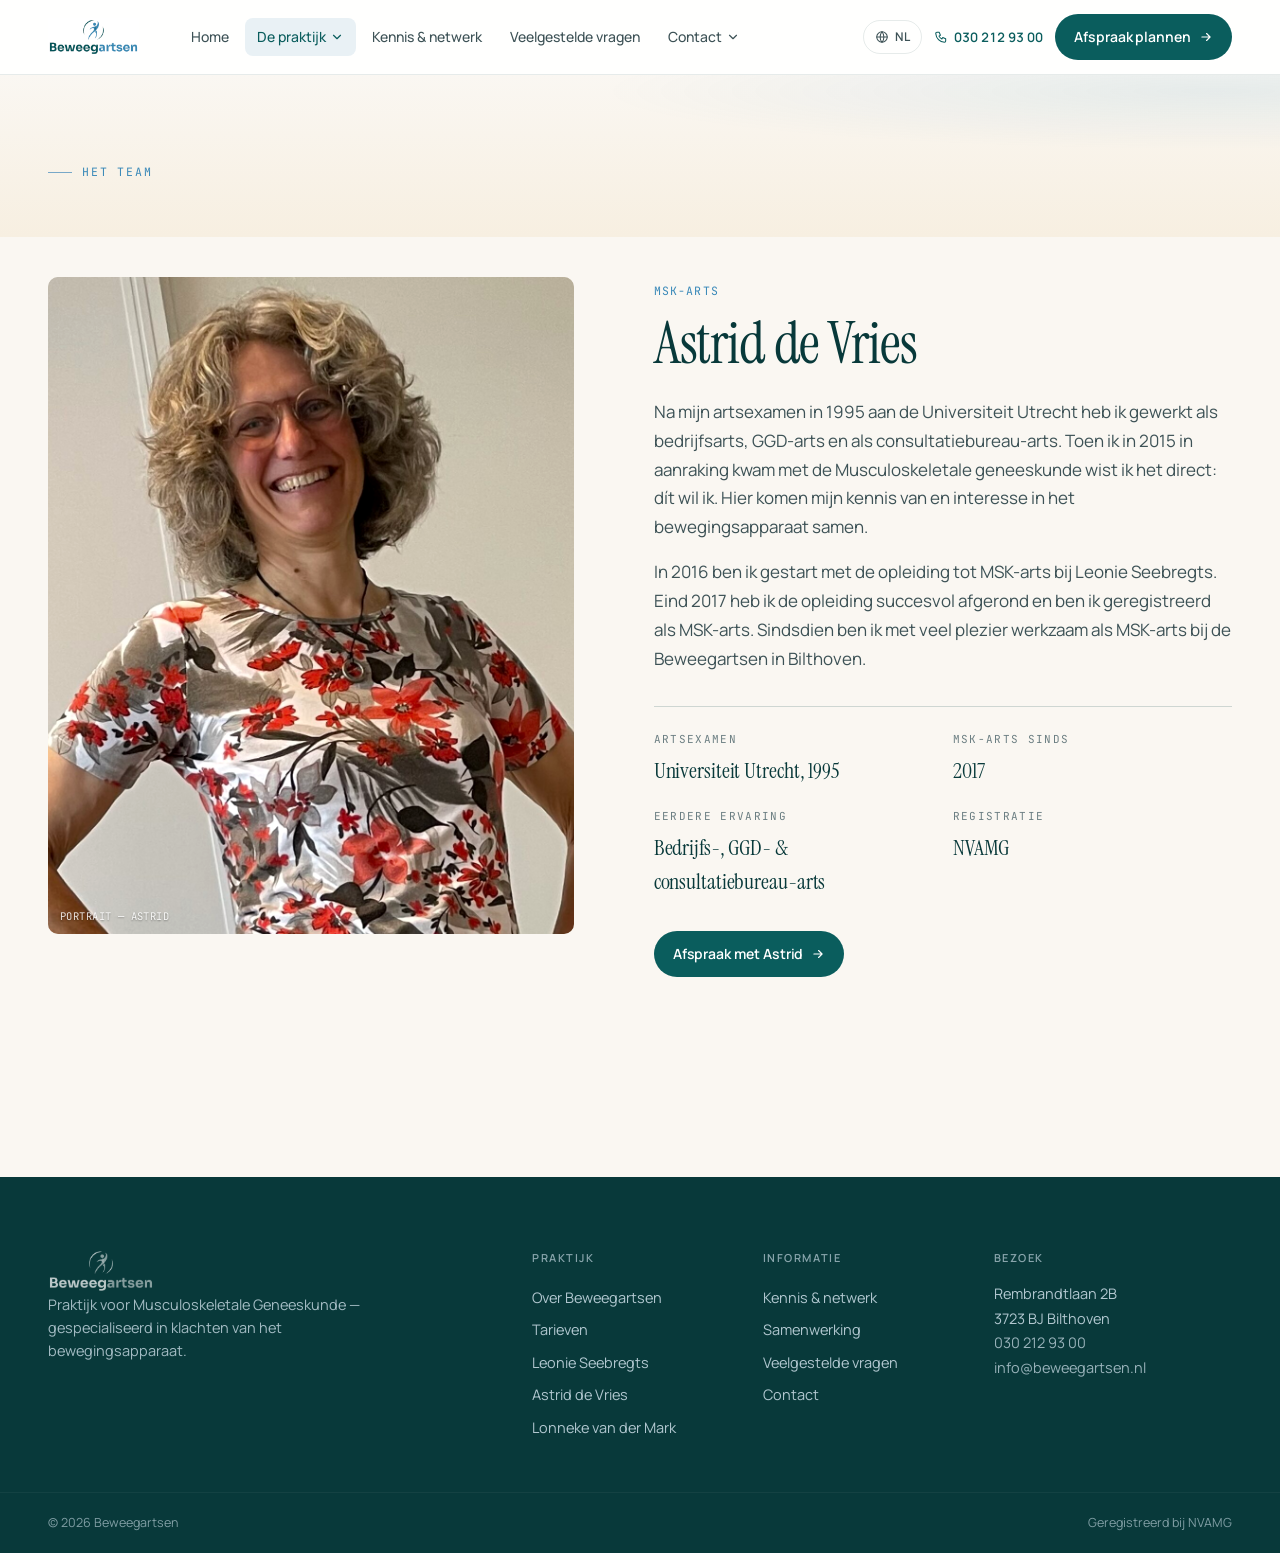
<file: astrid-de-vries.html>
<!DOCTYPE html>
<html lang="nl">
<head>
<meta charset="UTF-8"/>
<meta name="viewport" content="width=device-width, initial-scale=1"/>
<title>Astrid de Vries — Beweegartsen</title>
<meta name="description" content="Astrid de Vries is MSK-arts bij Beweegartsen. Achtergrond in sportgeneeskunde en bijzondere aandacht voor knie- en enkelblessures van actieve patiënten."/>
<link rel="preconnect" href="https://fonts.googleapis.com"/>
<link rel="preconnect" href="https://fonts.gstatic.com" crossorigin/>
<link href="https://fonts.googleapis.com/css2?family=Instrument+Serif:ital@0;1&family=Manrope:wght@400;500;600;700;800&family=JetBrains+Mono:wght@400;500&display=swap" rel="stylesheet"/>
<link rel="stylesheet" href="assets/css/tokens.css"/>
<link rel="stylesheet" href="assets/css/site.css"/>
</head>
<body>
<div class="bw-site bw-A">
  <div data-bw-nav data-active-page="practice"></div>

  <section class="bw-A-page-title">
    <div class="bw-container">
      <span class="bw-eyebrow" data-i18n-nl="Het team" data-i18n-en="The team">Het team</span>
    </div>
  </section>

  <section class="bw-section" style="padding-top: calc(40px * var(--space-unit))">
    <div class="bw-container">
      <div class="bw-A-profile">
        <div class="bw-A-profile-photo">
          <div class="bw-photo" data-treatment="soft">
            <img src="assets/img/photos/astrid.jpg" alt="Astrid de Vries" style="object-position: 50% 30%"/>
            <span class="bw-photo-cap">portrait — Astrid</span>
          </div>
        </div>
        <div>
          <span class="bw-A-profile-meta" data-i18n-nl="MSK-arts" data-i18n-en="MSK physician">MSK-arts</span>
          <h1>Astrid de Vries</h1>
          <div class="bw-A-profile-bio">
            <p data-i18n-nl="Na mijn artsexamen in 1995 aan de Universiteit Utrecht heb ik gewerkt als bedrijfsarts, GGD-arts en als consultatiebureau-arts. Toen ik in 2015 in aanraking kwam met de Musculoskeletale geneeskunde wist ik het direct: dít wil ik. Hier komen mijn kennis van en interesse in het bewegingsapparaat samen." data-i18n-en="After my medical degree at Utrecht University in 1995 I worked as an occupational health physician, public-health physician (GGD) and child-health physician. When I encountered Musculoskeletal medicine in 2015 I knew immediately: this is what I want to do. It brings my knowledge of and interest in the movement apparatus together.">Na mijn artsexamen in 1995 aan de Universiteit Utrecht heb ik gewerkt als bedrijfsarts, GGD-arts en als consultatiebureau-arts. Toen ik in 2015 in aanraking kwam met de Musculoskeletale geneeskunde wist ik het direct: dít wil ik. Hier komen mijn kennis van en interesse in het bewegingsapparaat samen.</p>
            <p data-i18n-nl="In 2016 ben ik gestart met de opleiding tot MSK-arts bij Leonie Seebregts. Eind 2017 heb ik de opleiding succesvol afgerond en ben ik geregistreerd als MSK-arts. Sindsdien ben ik met veel plezier werkzaam als MSK-arts bij de Beweegartsen in Bilthoven." data-i18n-en="In 2016 I began the MSK-physician training under Leonie Seebregts. At the end of 2017 I completed the training and was registered as an MSK physician. Since then I have worked with great pleasure as an MSK physician at Beweegartsen in Bilthoven.">In 2016 ben ik gestart met de opleiding tot MSK-arts bij Leonie Seebregts. Eind 2017 heb ik de opleiding succesvol afgerond en ben ik geregistreerd als MSK-arts. Sindsdien ben ik met veel plezier werkzaam als MSK-arts bij de Beweegartsen in Bilthoven.</p>
          </div>
          <dl class="bw-A-profile-facts">
            <div><dt data-i18n-nl="Artsexamen" data-i18n-en="Medical degree">Artsexamen</dt><dd data-i18n-nl="Universiteit Utrecht, 1995" data-i18n-en="Utrecht University, 1995">Universiteit Utrecht, 1995</dd></div>
            <div><dt data-i18n-nl="MSK-arts sinds" data-i18n-en="MSK physician since">MSK-arts sinds</dt><dd>2017</dd></div>
            <div><dt data-i18n-nl="Eerdere ervaring" data-i18n-en="Previous experience">Eerdere ervaring</dt><dd data-i18n-nl="Bedrijfs-, GGD- & consultatiebureau-arts" data-i18n-en="Occupational, public-health & child-health physician">Bedrijfs-, GGD- & consultatiebureau-arts</dd></div>
            <div><dt data-i18n-nl="Registratie" data-i18n-en="Registration">Registratie</dt><dd>NVAMG</dd></div>
          </dl>
          <div style="margin-top: 32px">
            <button class="bw-btn bw-btn-primary" data-bw-book>
              <span data-i18n-nl="Afspraak met Astrid" data-i18n-en="Book with Astrid">Afspraak met Astrid</span>
              <svg width="14" height="14" viewBox="0 0 24 24" fill="none" stroke="currentColor" stroke-width="2" stroke-linecap="round" stroke-linejoin="round"><path d="M5 12h14M13 6l6 6-6 6"/></svg>
            </button>
          </div>
        </div>
      </div>
    </div>
  </section>

  <div data-bw-footer></div>
</div>
<script src="assets/js/site.js"></script>
</body>
</html>
</file>
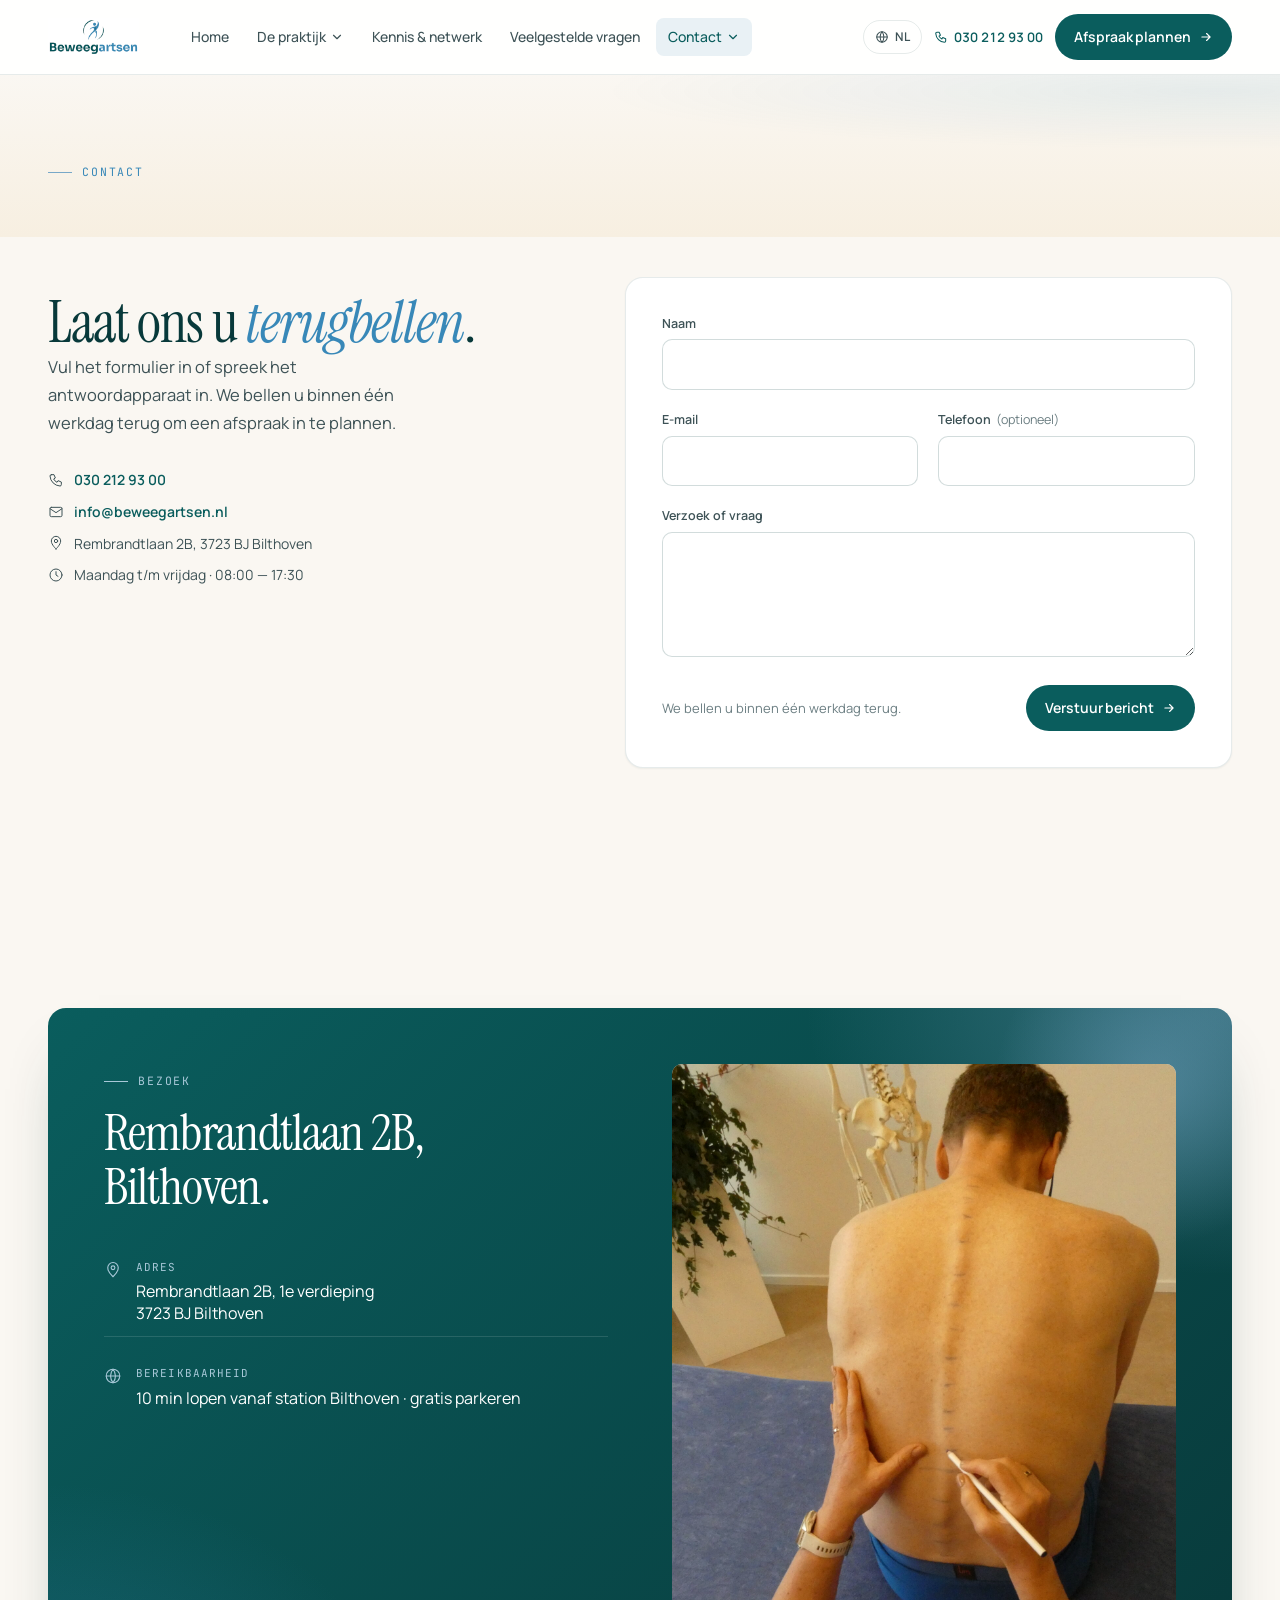
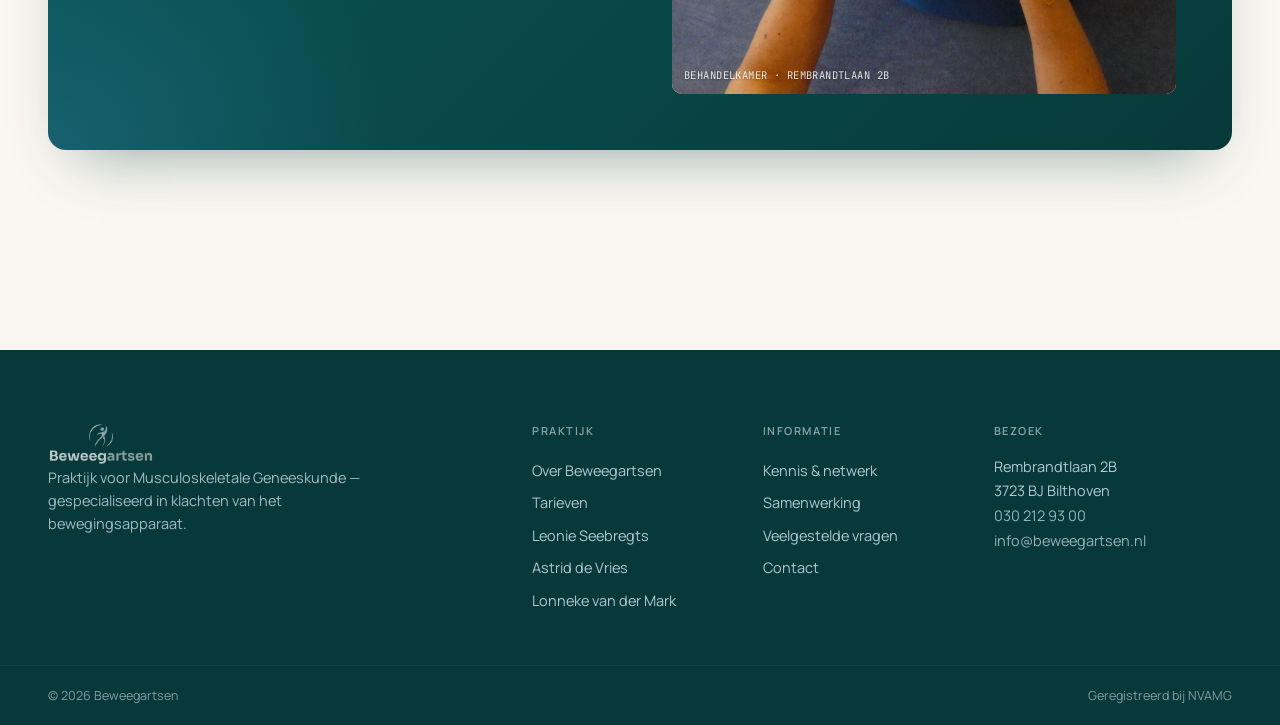
<file: contact.html>
<!DOCTYPE html>
<html lang="nl">
<head>
<meta charset="UTF-8"/>
<meta name="viewport" content="width=device-width, initial-scale=1"/>
<title>Contact — Beweegartsen</title>
<meta name="description" content="Neem contact op met Beweegartsen — Rembrandtlaan 2B, Bilthoven. Bel 030 212 93 00 of stuur een bericht en we bellen u binnen één werkdag terug."/>
<link rel="preconnect" href="https://fonts.googleapis.com"/>
<link rel="preconnect" href="https://fonts.gstatic.com" crossorigin/>
<link href="https://fonts.googleapis.com/css2?family=Instrument+Serif:ital@0;1&family=Manrope:wght@400;500;600;700;800&family=JetBrains+Mono:wght@400;500&display=swap" rel="stylesheet"/>
<link rel="stylesheet" href="assets/css/tokens.css"/>
<link rel="stylesheet" href="assets/css/site.css"/>
</head>
<body>
<div class="bw-site bw-A">
  <div data-bw-nav data-active-page="contact"></div>

  <section class="bw-A-page-title">
    <div class="bw-container">
      <span class="bw-eyebrow" data-i18n-nl="Contact" data-i18n-en="Contact">Contact</span>
    </div>
  </section>

  <section class="bw-section" style="padding-top: calc(40px * var(--space-unit))">
    <div class="bw-container">
      <div class="bw-A-contact">
        <div>
          <h2 data-i18n-nl='Laat ons u <em>terugbellen</em>.' data-i18n-en='Let us <em>call you back</em>.'>Laat ons u <em>terugbellen</em>.</h2>
          <p class="bw-A-contact-lede" data-i18n-nl="Vul het formulier in of spreek het antwoordapparaat in. We bellen u binnen één werkdag terug om een afspraak in te plannen." data-i18n-en="Fill in the form or leave a message on our answering machine. We will call you back within one working day to schedule.">Vul het formulier in of spreek het antwoordapparaat in. We bellen u binnen één werkdag terug om een afspraak in te plannen.</p>
          <div class="bw-A-contact-meta">
            <div class="bw-A-contact-meta-row">
              <svg width="16" height="16" viewBox="0 0 24 24" fill="none" stroke="currentColor" stroke-width="1.5" stroke-linecap="round" stroke-linejoin="round"><path d="M5 4h4l2 5-2.5 1.5a11 11 0 0 0 5 5L15 13l5 2v4a2 2 0 0 1-2 2A16 16 0 0 1 3 6a2 2 0 0 1 2-2Z"/></svg>
              <a href="tel:+31302129300">030 212 93 00</a>
            </div>
            <div class="bw-A-contact-meta-row">
              <svg width="16" height="16" viewBox="0 0 24 24" fill="none" stroke="currentColor" stroke-width="1.5" stroke-linecap="round" stroke-linejoin="round"><rect x="3" y="5" width="18" height="14" rx="2"/><path d="m3 7 9 6 9-6"/></svg>
              <a href="mailto:info@beweegartsen.nl">info@beweegartsen.nl</a>
            </div>
            <div class="bw-A-contact-meta-row">
              <svg width="16" height="16" viewBox="0 0 24 24" fill="none" stroke="currentColor" stroke-width="1.5" stroke-linecap="round" stroke-linejoin="round"><path d="M12 21s7-6.5 7-12a7 7 0 1 0-14 0c0 5.5 7 12 7 12Z"/><circle cx="12" cy="9" r="2.5"/></svg>
              <span>Rembrandtlaan 2B, 3723 BJ Bilthoven</span>
            </div>
            <div class="bw-A-contact-meta-row">
              <svg width="16" height="16" viewBox="0 0 24 24" fill="none" stroke="currentColor" stroke-width="1.5" stroke-linecap="round" stroke-linejoin="round"><circle cx="12" cy="12" r="9"/><path d="M12 7v5l3 2"/></svg>
              <span data-i18n-nl="Maandag t/m vrijdag · 08:00 — 17:30" data-i18n-en="Monday — Friday · 08:00 — 17:30">Maandag t/m vrijdag · 08:00 — 17:30</span>
            </div>
          </div>
        </div>
        <div class="bw-A-contact-card" data-bw-contact-form></div>
      </div>
    </div>
  </section>

  <section class="bw-section">
    <div class="bw-container">
      <div class="bw-A-visit">
        <div>
          <span class="bw-eyebrow" data-i18n-nl="Bezoek" data-i18n-en="Visit">Bezoek</span>
          <h2>Rembrandtlaan&nbsp;2B,<br/>Bilthoven.</h2>
          <dl class="bw-A-visit-info">
            <div class="bw-A-visit-row">
              <svg width="18" height="18" viewBox="0 0 24 24" fill="none" stroke="currentColor" stroke-width="1.5" stroke-linecap="round" stroke-linejoin="round"><path d="M12 21s7-6.5 7-12a7 7 0 1 0-14 0c0 5.5 7 12 7 12Z"/><circle cx="12" cy="9" r="2.5"/></svg>
              <div><dt data-i18n-nl="Adres" data-i18n-en="Address">Adres</dt><dd>Rembrandtlaan 2B, 1e verdieping<br/>3723 BJ Bilthoven</dd></div>
            </div>
            <div class="bw-A-visit-row">
              <svg width="18" height="18" viewBox="0 0 24 24" fill="none" stroke="currentColor" stroke-width="1.5" stroke-linecap="round" stroke-linejoin="round"><circle cx="12" cy="12" r="9"/><path d="M3 12h18M12 3a14 14 0 0 1 0 18M12 3a14 14 0 0 0 0 18"/></svg>
              <div><dt data-i18n-nl="Bereikbaarheid" data-i18n-en="Travel">Bereikbaarheid</dt><dd data-i18n-nl="10 min lopen vanaf station Bilthoven · gratis parkeren" data-i18n-en="10 min walk from Bilthoven station · free parking">10 min lopen vanaf station Bilthoven · gratis parkeren</dd></div>
            </div>
          </dl>
        </div>
        <div class="bw-A-visit-art">
          <div class="bw-photo" data-treatment="soft" style="height:100%">
            <img src="assets/img/photos/treatment-room.jpg" alt="Behandelkamer" style="object-position: 50% 60%"/>
            <span class="bw-photo-cap">behandelkamer · Rembrandtlaan 2B</span>
          </div>
        </div>
      </div>
    </div>
  </section>

  <div data-bw-footer></div>
</div>
<script src="assets/js/site.js"></script>
</body>
</html>
</file>
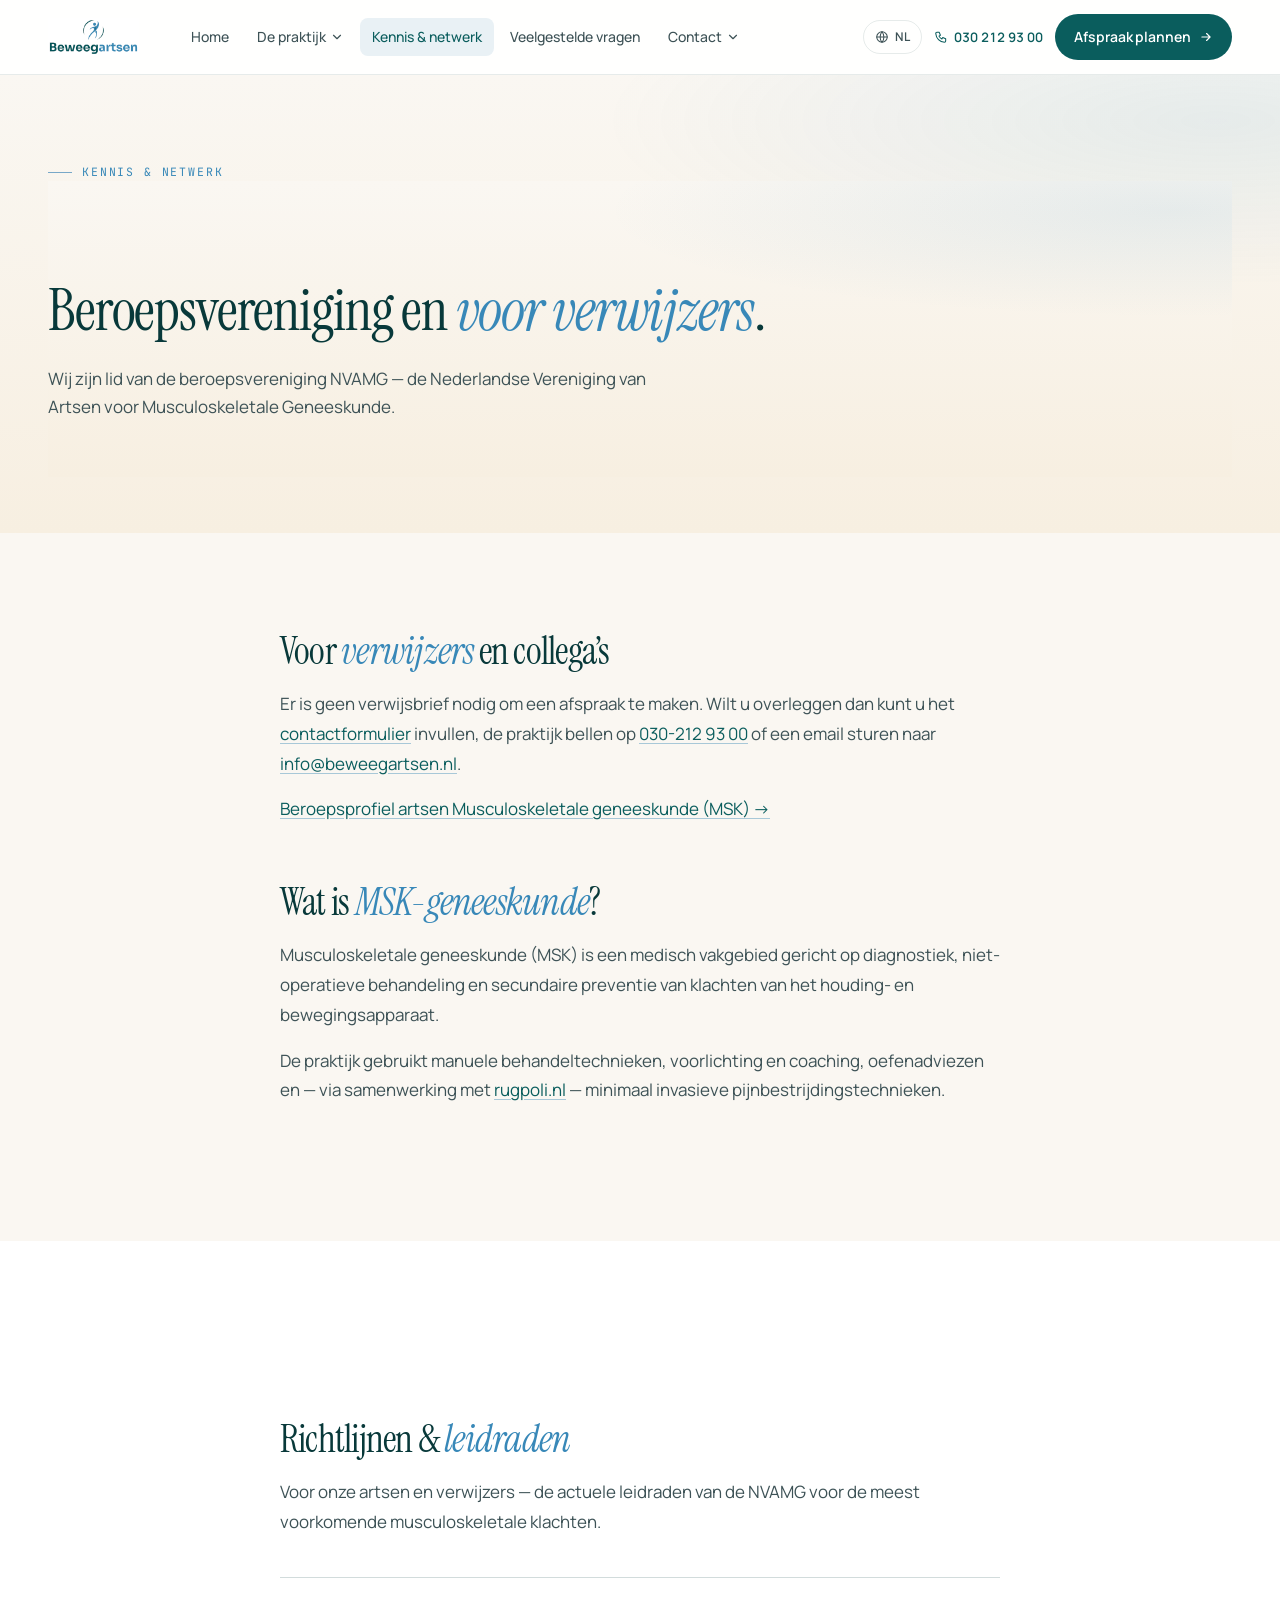
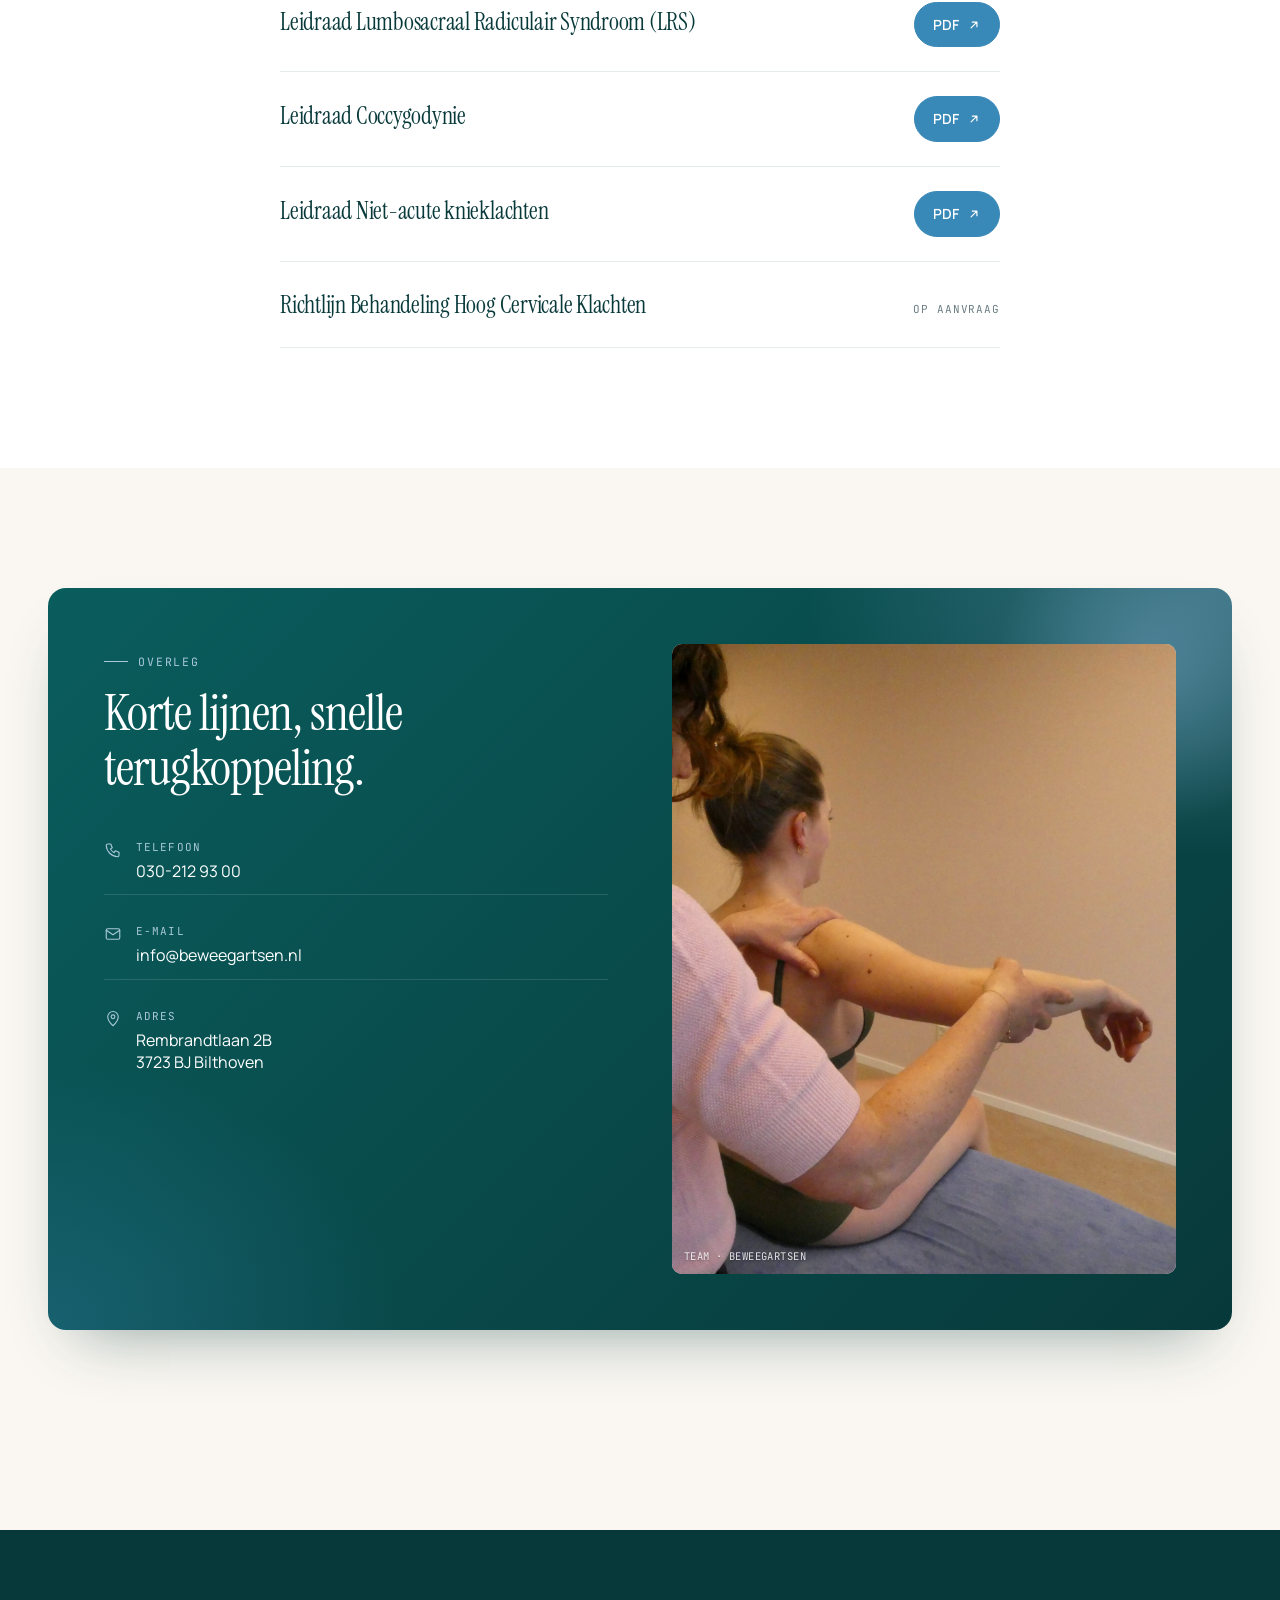
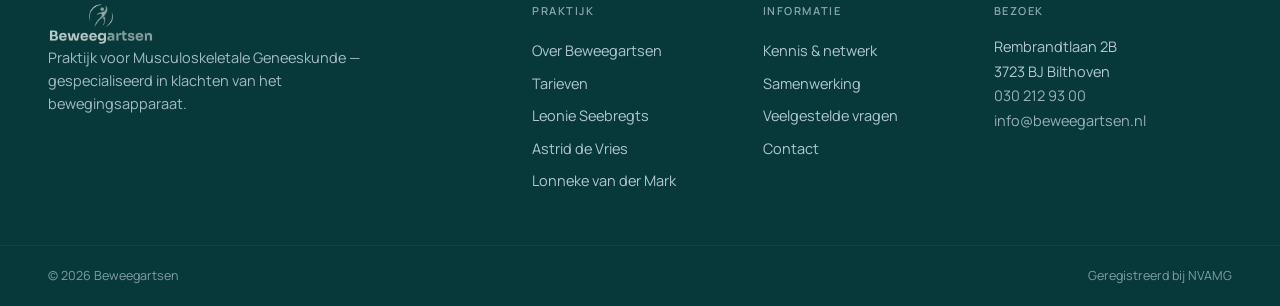
<file: kennis-netwerk.html>
<!DOCTYPE html>
<html lang="nl">
<head>
<meta charset="UTF-8"/>
<meta name="viewport" content="width=device-width, initial-scale=1"/>
<title>Kennis & netwerk — Beweegartsen</title>
<meta name="description" content="Beweegartsen is lid van de beroepsvereniging NVAMG. Lees hier meer voor verwijzers en collega's, en raadpleeg de leidraden voor MSK-geneeskunde."/>
<link rel="preconnect" href="https://fonts.googleapis.com"/>
<link rel="preconnect" href="https://fonts.gstatic.com" crossorigin/>
<link href="https://fonts.googleapis.com/css2?family=Instrument+Serif:ital@0;1&family=Manrope:wght@400;500;600;700;800&family=JetBrains+Mono:wght@400;500&display=swap" rel="stylesheet"/>
<link rel="stylesheet" href="assets/css/tokens.css"/>
<link rel="stylesheet" href="assets/css/site.css"/>
</head>
<body>
<div class="bw-site bw-A">
  <div data-bw-nav data-active-page="knowledge"></div>

  <section class="bw-A-page-title">
    <div class="bw-container">
      <span class="bw-eyebrow" data-i18n-nl="Kennis & netwerk" data-i18n-en="Knowledge & network">Kennis & netwerk</span>
      <div class="bw-A-page-title">
        <h1 data-i18n-nl='Beroepsvereniging en <em>voor verwijzers</em>.' data-i18n-en='Association and <em>for referrers</em>.'>Beroepsvereniging en <em>voor verwijzers</em>.</h1>
        <p class="bw-A-page-lede" data-i18n-nl="Wij zijn lid van de beroepsvereniging NVAMG — de Nederlandse Vereniging van Artsen voor Musculoskeletale Geneeskunde." data-i18n-en="We are members of the NVAMG — the Dutch Association of Physicians for Musculoskeletal Medicine.">Wij zijn lid van de beroepsvereniging NVAMG — de Nederlandse Vereniging van Artsen voor Musculoskeletale Geneeskunde.</p>
      </div>
    </div>
  </section>

  <section class="bw-section" style="padding-top: calc(40px * var(--space-unit))">
    <div class="bw-container-narrow">
      <div class="bw-A-prose">
        <h2 data-i18n-nl='Voor <em>verwijzers</em> en collega&rsquo;s' data-i18n-en='For <em>referrers</em> and colleagues'>Voor <em>verwijzers</em> en collega&rsquo;s</h2>
        <p data-i18n-nl='Er is geen verwijsbrief nodig om een afspraak te maken. Wilt u overleggen dan kunt u het <a href="contact.html">contactformulier</a> invullen, de praktijk bellen op <a href="tel:+31302129300">030-212 93 00</a> of een email sturen naar <a href="mailto:info@beweegartsen.nl">info@beweegartsen.nl</a>.' data-i18n-en='No referral letter is required to make an appointment. To consult with us, you can fill in the <a href="contact.html">contact form</a>, call the practice on <a href="tel:+31302129300">030-212 93 00</a> or email <a href="mailto:info@beweegartsen.nl">info@beweegartsen.nl</a>.'>Er is geen verwijsbrief nodig om een afspraak te maken. Wilt u overleggen dan kunt u het <a href="contact.html">contactformulier</a> invullen, de praktijk bellen op <a href="tel:+31302129300">030-212 93 00</a> of een email sturen naar <a href="mailto:info@beweegartsen.nl">info@beweegartsen.nl</a>.</p>
        <p>
          <a href="https://www.nvamg.nl/files/bestanden/Kerncompetenties_MSK_2022.pdf" target="_blank" rel="noopener" data-i18n-nl="Beroepsprofiel artsen Musculoskeletale geneeskunde (MSK) →" data-i18n-en="Professional profile · MSK physicians (PDF) →">Beroepsprofiel artsen Musculoskeletale geneeskunde (MSK) →</a>
        </p>

        <h2 data-i18n-nl='Wat is <em>MSK-geneeskunde</em>?' data-i18n-en='What is <em>MSK medicine</em>?'>Wat is <em>MSK-geneeskunde</em>?</h2>
        <p data-i18n-nl="Musculoskeletale geneeskunde (MSK) is een medisch vakgebied gericht op diagnostiek, niet-operatieve behandeling en secundaire preventie van klachten van het houding- en bewegingsapparaat." data-i18n-en="Musculoskeletal medicine (MSK) is a medical field focused on diagnostics, non-surgical treatment and secondary prevention of disorders of the posture and movement apparatus.">Musculoskeletale geneeskunde (MSK) is een medisch vakgebied gericht op diagnostiek, niet-operatieve behandeling en secundaire preventie van klachten van het houding- en bewegingsapparaat.</p>
        <p data-i18n-nl='De praktijk gebruikt manuele behandeltechnieken, voorlichting en coaching, oefenadviezen en — via samenwerking met <a href="https://rugpoli.nl" target="_blank" rel="noopener">rugpoli.nl</a> — minimaal invasieve pijnbestrijdingstechnieken.' data-i18n-en='The practice uses manual treatment techniques, education and coaching, exercise advice and — through collaboration with <a href="https://rugpoli.nl" target="_blank" rel="noopener">rugpoli.nl</a> — minimally invasive pain management techniques.'>De praktijk gebruikt manuele behandeltechnieken, voorlichting en coaching, oefenadviezen en — via samenwerking met <a href="https://rugpoli.nl" target="_blank" rel="noopener">rugpoli.nl</a> — minimaal invasieve pijnbestrijdingstechnieken.</p>
      </div>
    </div>
  </section>

  <section class="bw-section" style="background: var(--paper)">
    <div class="bw-container-narrow">
      <div class="bw-A-prose">
        <h2 data-i18n-nl='Richtlijnen &amp; <em>leidraden</em>' data-i18n-en='Guidelines &amp; <em>protocols</em>'>Richtlijnen &amp; <em>leidraden</em></h2>
        <p data-i18n-nl="Voor onze artsen en verwijzers — de actuele leidraden van de NVAMG voor de meest voorkomende musculoskeletale klachten." data-i18n-en="For our physicians and referrers — the current NVAMG guidelines for the most common musculoskeletal complaints.">Voor onze artsen en verwijzers — de actuele leidraden van de NVAMG voor de meest voorkomende musculoskeletale klachten.</p>
      </div>
      <div class="bw-A-rates" style="max-width: 720px; margin-left: auto; margin-right: auto">
        <div class="bw-A-rate-row">
          <div>
            <h3 data-i18n-nl="Leidraad Lumbosacraal Radiculair Syndroom (LRS)" data-i18n-en="Guideline · Lumbosacral Radicular Syndrome (LRS)">Leidraad Lumbosacraal Radiculair Syndroom (LRS)</h3>
          </div>
          <a class="bw-btn bw-btn-ghost" href="https://www.nvamg.nl/files/bestanden/NVAMG3470_0.pdf" target="_blank" rel="noopener">
            PDF
            <svg width="14" height="14" viewBox="0 0 24 24" fill="none" stroke="currentColor" stroke-width="2" stroke-linecap="round" stroke-linejoin="round"><path d="M7 17 17 7M9 7h8v8"/></svg>
          </a>
        </div>
        <div class="bw-A-rate-row">
          <div>
            <h3 data-i18n-nl="Leidraad Coccygodynie" data-i18n-en="Guideline · Coccygodynia">Leidraad Coccygodynie</h3>
          </div>
          <a class="bw-btn bw-btn-ghost" href="https://www.nvamg.nl/files/bestanden/NVAMG3563.pdf" target="_blank" rel="noopener">
            PDF
            <svg width="14" height="14" viewBox="0 0 24 24" fill="none" stroke="currentColor" stroke-width="2" stroke-linecap="round" stroke-linejoin="round"><path d="M7 17 17 7M9 7h8v8"/></svg>
          </a>
        </div>
        <div class="bw-A-rate-row">
          <div>
            <h3 data-i18n-nl="Leidraad Niet-acute knieklachten" data-i18n-en="Guideline · Non-acute knee complaints">Leidraad Niet-acute knieklachten</h3>
          </div>
          <a class="bw-btn bw-btn-ghost" href="https://www.nvamg.nl/files/bestanden/NVAMG3564.pdf" target="_blank" rel="noopener">
            PDF
            <svg width="14" height="14" viewBox="0 0 24 24" fill="none" stroke="currentColor" stroke-width="2" stroke-linecap="round" stroke-linejoin="round"><path d="M7 17 17 7M9 7h8v8"/></svg>
          </a>
        </div>
        <div class="bw-A-rate-row">
          <div>
            <h3 data-i18n-nl="Richtlijn Behandeling Hoog Cervicale Klachten" data-i18n-en="Guideline · Treatment of upper cervical complaints">Richtlijn Behandeling Hoog Cervicale Klachten</h3>
          </div>
          <span style="font-family: var(--font-mono); font-size: 11px; letter-spacing: 0.08em; text-transform: uppercase; color: var(--gray-500)" data-i18n-nl="op aanvraag" data-i18n-en="on request">op aanvraag</span>
        </div>
      </div>
    </div>
  </section>

  <section class="bw-section">
    <div class="bw-container">
      <div class="bw-A-visit">
        <div>
          <span class="bw-eyebrow" data-i18n-nl="Overleg" data-i18n-en="Consultation">Overleg</span>
          <h2 data-i18n-nl="Korte lijnen, snelle terugkoppeling." data-i18n-en="Short lines, fast feedback.">Korte lijnen, snelle terugkoppeling.</h2>
          <dl class="bw-A-visit-info">
            <div class="bw-A-visit-row">
              <svg width="18" height="18" viewBox="0 0 24 24" fill="none" stroke="currentColor" stroke-width="1.5" stroke-linecap="round" stroke-linejoin="round"><path d="M5 4h4l2 5-2.5 1.5a11 11 0 0 0 5 5L15 13l5 2v4a2 2 0 0 1-2 2A16 16 0 0 1 3 6a2 2 0 0 1 2-2Z"/></svg>
              <div><dt data-i18n-nl="Telefoon" data-i18n-en="Telephone">Telefoon</dt><dd>030-212 93 00</dd></div>
            </div>
            <div class="bw-A-visit-row">
              <svg width="18" height="18" viewBox="0 0 24 24" fill="none" stroke="currentColor" stroke-width="1.5" stroke-linecap="round" stroke-linejoin="round"><rect x="3" y="5" width="18" height="14" rx="2"/><path d="m3 7 9 6 9-6"/></svg>
              <div><dt data-i18n-nl="E-mail" data-i18n-en="Email">E-mail</dt><dd>info@beweegartsen.nl</dd></div>
            </div>
            <div class="bw-A-visit-row">
              <svg width="18" height="18" viewBox="0 0 24 24" fill="none" stroke="currentColor" stroke-width="1.5" stroke-linecap="round" stroke-linejoin="round"><path d="M12 21s7-6.5 7-12a7 7 0 1 0-14 0c0 5.5 7 12 7 12Z"/><circle cx="12" cy="9" r="2.5"/></svg>
              <div><dt data-i18n-nl="Adres" data-i18n-en="Address">Adres</dt><dd>Rembrandtlaan 2B<br/>3723 BJ Bilthoven</dd></div>
            </div>
          </dl>
        </div>
        <div class="bw-A-visit-art">
          <div class="bw-photo" data-treatment="soft" style="height:100%">
            <img src="assets/img/photos/consult.jpg" alt="" style="object-position: 70% 30%"/>
            <span class="bw-photo-cap">team · Beweegartsen</span>
          </div>
        </div>
      </div>
    </div>
  </section>

  <div data-bw-footer></div>
</div>
<script src="assets/js/site.js"></script>
</body>
</html>
</file>
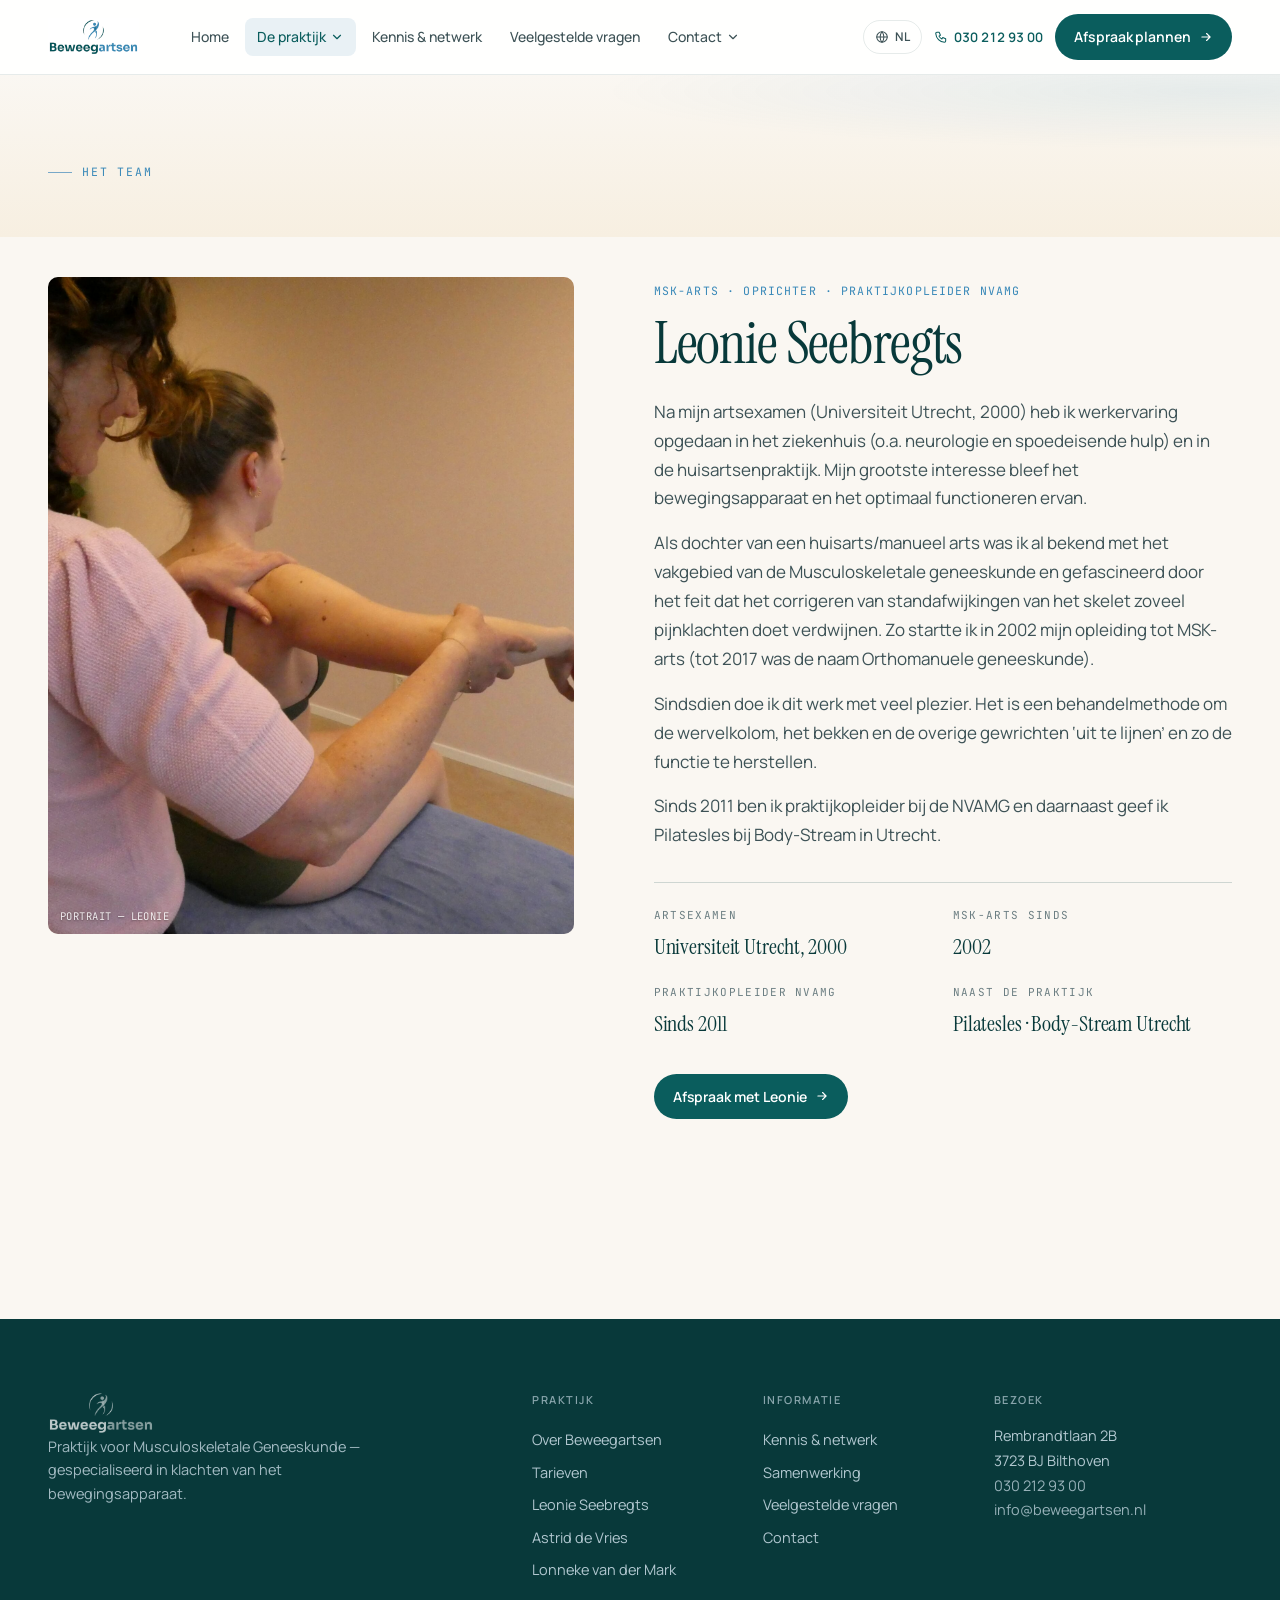
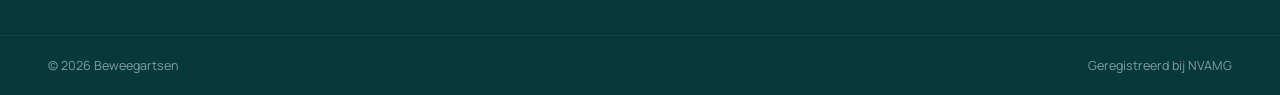
<file: leonie-seebregts.html>
<!DOCTYPE html>
<html lang="nl">
<head>
<meta charset="UTF-8"/>
<meta name="viewport" content="width=device-width, initial-scale=1"/>
<title>Leonie Seebregts — Beweegartsen</title>
<meta name="description" content="Leonie Seebregts is MSK-arts en oprichter van Beweegartsen. Pionier in MSK-geneeskunde in Bilthoven, met meer dan twintig jaar klinische ervaring."/>
<link rel="preconnect" href="https://fonts.googleapis.com"/>
<link rel="preconnect" href="https://fonts.gstatic.com" crossorigin/>
<link href="https://fonts.googleapis.com/css2?family=Instrument+Serif:ital@0;1&family=Manrope:wght@400;500;600;700;800&family=JetBrains+Mono:wght@400;500&display=swap" rel="stylesheet"/>
<link rel="stylesheet" href="assets/css/tokens.css"/>
<link rel="stylesheet" href="assets/css/site.css"/>
</head>
<body>
<div class="bw-site bw-A">
  <div data-bw-nav data-active-page="practice"></div>

  <section class="bw-A-page-title">
    <div class="bw-container">
      <span class="bw-eyebrow" data-i18n-nl="Het team" data-i18n-en="The team">Het team</span>
    </div>
  </section>

  <section class="bw-section" style="padding-top: calc(40px * var(--space-unit))">
    <div class="bw-container">
      <div class="bw-A-profile">
        <div class="bw-A-profile-photo">
          <div class="bw-photo" data-treatment="soft">
            <img src="assets/img/photos/leonie.jpg" alt="Leonie Seebregts" style="object-position: 50% 30%"/>
            <span class="bw-photo-cap">portrait — Leonie</span>
          </div>
        </div>
        <div>
          <span class="bw-A-profile-meta" data-i18n-nl="MSK-arts · oprichter · praktijkopleider NVAMG" data-i18n-en="MSK physician · founder · NVAMG trainer">MSK-arts · oprichter · praktijkopleider NVAMG</span>
          <h1>Leonie Seebregts</h1>
          <div class="bw-A-profile-bio">
            <p data-i18n-nl="Na mijn artsexamen (Universiteit Utrecht, 2000) heb ik werkervaring opgedaan in het ziekenhuis (o.a. neurologie en spoedeisende hulp) en in de huisartsenpraktijk. Mijn grootste interesse bleef het bewegingsapparaat en het optimaal functioneren ervan." data-i18n-en="After my medical degree (Utrecht University, 2000) I gained experience in hospital (neurology, emergency medicine) and in general practice. My greatest interest remained the movement apparatus and how it functions at its best.">Na mijn artsexamen (Universiteit Utrecht, 2000) heb ik werkervaring opgedaan in het ziekenhuis (o.a. neurologie en spoedeisende hulp) en in de huisartsenpraktijk. Mijn grootste interesse bleef het bewegingsapparaat en het optimaal functioneren ervan.</p>
            <p data-i18n-nl="Als dochter van een huisarts/manueel arts was ik al bekend met het vakgebied van de Musculoskeletale geneeskunde en gefascineerd door het feit dat het corrigeren van standafwijkingen van het skelet zoveel pijnklachten doet verdwijnen. Zo startte ik in 2002 mijn opleiding tot MSK-arts (tot 2017 was de naam Orthomanuele geneeskunde)." data-i18n-en="As the daughter of a GP / manual physician I was already familiar with the field of Musculoskeletal medicine, and fascinated by the fact that correcting alignment problems of the skeleton makes so many pain complaints disappear. In 2002 I started my training as an MSK physician (until 2017 the field was called Orthomanual medicine).">Als dochter van een huisarts/manueel arts was ik al bekend met het vakgebied van de Musculoskeletale geneeskunde en gefascineerd door het feit dat het corrigeren van standafwijkingen van het skelet zoveel pijnklachten doet verdwijnen. Zo startte ik in 2002 mijn opleiding tot MSK-arts (tot 2017 was de naam Orthomanuele geneeskunde).</p>
            <p data-i18n-nl="Sindsdien doe ik dit werk met veel plezier. Het is een behandelmethode om de wervelkolom, het bekken en de overige gewrichten &lsquo;uit te lijnen&rsquo; en zo de functie te herstellen." data-i18n-en="I have been doing this work with great pleasure ever since. It is a method of &lsquo;realigning&rsquo; the spine, pelvis and other joints to restore function.">Sindsdien doe ik dit werk met veel plezier. Het is een behandelmethode om de wervelkolom, het bekken en de overige gewrichten &lsquo;uit te lijnen&rsquo; en zo de functie te herstellen.</p>
            <p data-i18n-nl='Sinds 2011 ben ik praktijkopleider bij de NVAMG en daarnaast geef ik Pilatesles bij <a href="https://body-stream.nl" target="_blank" rel="noopener">Body-Stream</a> in Utrecht.' data-i18n-en='Since 2011 I have been a clinical trainer for the NVAMG, and I also teach Pilates at <a href="https://body-stream.nl" target="_blank" rel="noopener">Body-Stream</a> in Utrecht.'>Sinds 2011 ben ik praktijkopleider bij de NVAMG en daarnaast geef ik Pilatesles bij <a href="https://body-stream.nl" target="_blank" rel="noopener">Body-Stream</a> in Utrecht.</p>
          </div>
          <dl class="bw-A-profile-facts">
            <div><dt data-i18n-nl="Artsexamen" data-i18n-en="Medical degree">Artsexamen</dt><dd data-i18n-nl="Universiteit Utrecht, 2000" data-i18n-en="Utrecht University, 2000">Universiteit Utrecht, 2000</dd></div>
            <div><dt data-i18n-nl="MSK-arts sinds" data-i18n-en="MSK physician since">MSK-arts sinds</dt><dd>2002</dd></div>
            <div><dt data-i18n-nl="Praktijkopleider NVAMG" data-i18n-en="NVAMG trainer">Praktijkopleider NVAMG</dt><dd data-i18n-nl="Sinds 2011" data-i18n-en="Since 2011">Sinds 2011</dd></div>
            <div><dt data-i18n-nl="Naast de praktijk" data-i18n-en="Outside the practice">Naast de praktijk</dt><dd data-i18n-nl="Pilatesles · Body-Stream Utrecht" data-i18n-en="Pilates · Body-Stream Utrecht">Pilatesles · Body-Stream Utrecht</dd></div>
          </dl>
          <div style="margin-top: 32px">
            <button class="bw-btn bw-btn-primary" data-bw-book>
              <span data-i18n-nl="Afspraak met Leonie" data-i18n-en="Book with Leonie">Afspraak met Leonie</span>
              <svg width="14" height="14" viewBox="0 0 24 24" fill="none" stroke="currentColor" stroke-width="2" stroke-linecap="round" stroke-linejoin="round"><path d="M5 12h14M13 6l6 6-6 6"/></svg>
            </button>
          </div>
        </div>
      </div>
    </div>
  </section>

  <div data-bw-footer></div>
</div>
<script src="assets/js/site.js"></script>
</body>
</html>
</file>
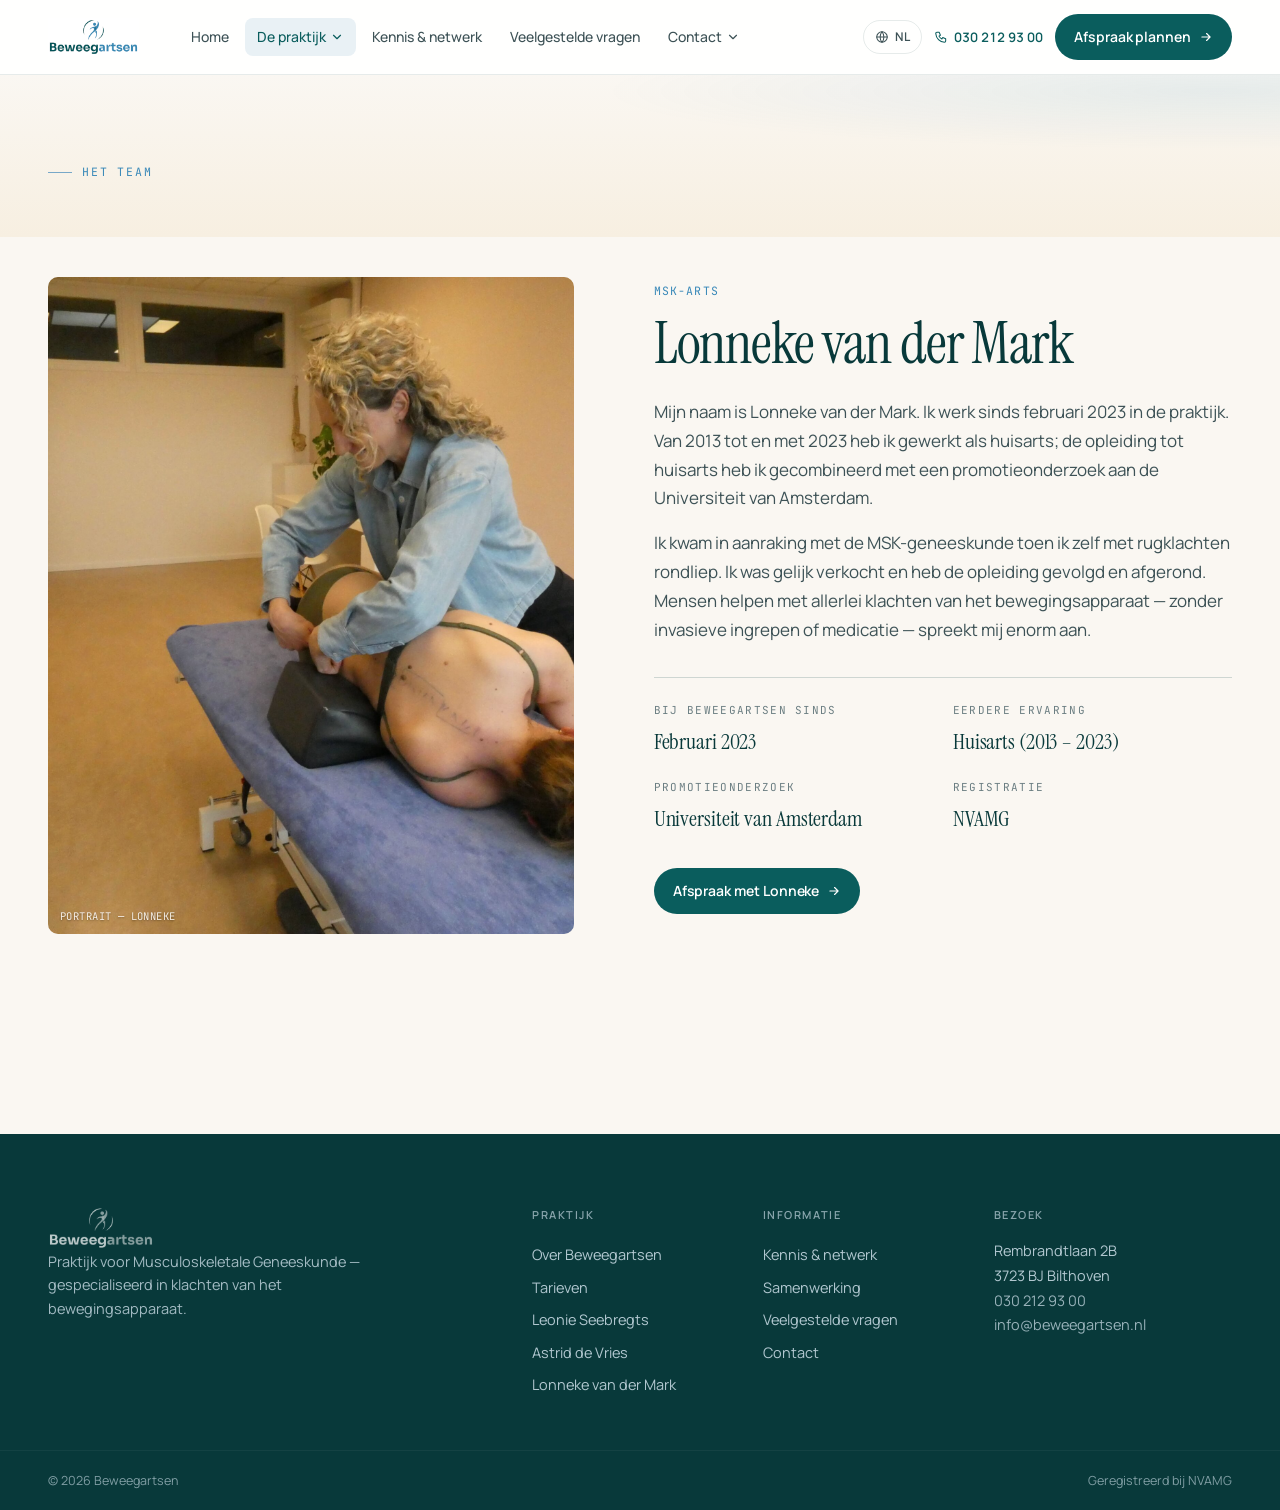
<file: lonneke-van-der-mark.html>
<!DOCTYPE html>
<html lang="nl">
<head>
<meta charset="UTF-8"/>
<meta name="viewport" content="width=device-width, initial-scale=1"/>
<title>Lonneke van der Mark — Beweegartsen</title>
<meta name="description" content="Lonneke van der Mark is MSK-arts bij Beweegartsen. Manueel-arts met expertise in nek- en hoofdpijnklachten en het bekken bij vrouwen."/>
<link rel="preconnect" href="https://fonts.googleapis.com"/>
<link rel="preconnect" href="https://fonts.gstatic.com" crossorigin/>
<link href="https://fonts.googleapis.com/css2?family=Instrument+Serif:ital@0;1&family=Manrope:wght@400;500;600;700;800&family=JetBrains+Mono:wght@400;500&display=swap" rel="stylesheet"/>
<link rel="stylesheet" href="assets/css/tokens.css"/>
<link rel="stylesheet" href="assets/css/site.css"/>
</head>
<body>
<div class="bw-site bw-A">
  <div data-bw-nav data-active-page="practice"></div>

  <section class="bw-A-page-title">
    <div class="bw-container">
      <span class="bw-eyebrow" data-i18n-nl="Het team" data-i18n-en="The team">Het team</span>
    </div>
  </section>

  <section class="bw-section" style="padding-top: calc(40px * var(--space-unit))">
    <div class="bw-container">
      <div class="bw-A-profile">
        <div class="bw-A-profile-photo">
          <div class="bw-photo" data-treatment="soft">
            <img src="assets/img/photos/lonneke.jpg" alt="Lonneke van der Mark" style="object-position: 50% 30%"/>
            <span class="bw-photo-cap">portrait — Lonneke</span>
          </div>
        </div>
        <div>
          <span class="bw-A-profile-meta" data-i18n-nl="MSK-arts" data-i18n-en="MSK physician">MSK-arts</span>
          <h1>Lonneke van der Mark</h1>
          <div class="bw-A-profile-bio">
            <p data-i18n-nl="Mijn naam is Lonneke van der Mark. Ik werk sinds februari 2023 in de praktijk. Van 2013 tot en met 2023 heb ik gewerkt als huisarts; de opleiding tot huisarts heb ik gecombineerd met een promotieonderzoek aan de Universiteit van Amsterdam." data-i18n-en="My name is Lonneke van der Mark. I have worked at the practice since February 2023. From 2013 through 2023 I worked as a GP; I combined my GP training with a doctoral research project at the University of Amsterdam.">Mijn naam is Lonneke van der Mark. Ik werk sinds februari 2023 in de praktijk. Van 2013 tot en met 2023 heb ik gewerkt als huisarts; de opleiding tot huisarts heb ik gecombineerd met een promotieonderzoek aan de Universiteit van Amsterdam.</p>
            <p data-i18n-nl="Ik kwam in aanraking met de MSK-geneeskunde toen ik zelf met rugklachten rondliep. Ik was gelijk verkocht en heb de opleiding gevolgd en afgerond. Mensen helpen met allerlei klachten van het bewegingsapparaat — zonder invasieve ingrepen of medicatie — spreekt mij enorm aan." data-i18n-en="I encountered MSK medicine when I was dealing with back pain myself. I was sold straight away, took the training and completed it. Helping people with all sorts of musculoskeletal complaints — without invasive procedures or medication — really appeals to me.">Ik kwam in aanraking met de MSK-geneeskunde toen ik zelf met rugklachten rondliep. Ik was gelijk verkocht en heb de opleiding gevolgd en afgerond. Mensen helpen met allerlei klachten van het bewegingsapparaat — zonder invasieve ingrepen of medicatie — spreekt mij enorm aan.</p>
          </div>
          <dl class="bw-A-profile-facts">
            <div><dt data-i18n-nl="Bij Beweegartsen sinds" data-i18n-en="At Beweegartsen since">Bij Beweegartsen sinds</dt><dd data-i18n-nl="Februari 2023" data-i18n-en="February 2023">Februari 2023</dd></div>
            <div><dt data-i18n-nl="Eerdere ervaring" data-i18n-en="Previous experience">Eerdere ervaring</dt><dd data-i18n-nl="Huisarts (2013 – 2023)" data-i18n-en="GP (2013 – 2023)">Huisarts (2013 – 2023)</dd></div>
            <div><dt data-i18n-nl="Promotieonderzoek" data-i18n-en="Doctoral research">Promotieonderzoek</dt><dd data-i18n-nl="Universiteit van Amsterdam" data-i18n-en="University of Amsterdam">Universiteit van Amsterdam</dd></div>
            <div><dt data-i18n-nl="Registratie" data-i18n-en="Registration">Registratie</dt><dd>NVAMG</dd></div>
          </dl>
          <div style="margin-top: 32px">
            <button class="bw-btn bw-btn-primary" data-bw-book>
              <span data-i18n-nl="Afspraak met Lonneke" data-i18n-en="Book with Lonneke">Afspraak met Lonneke</span>
              <svg width="14" height="14" viewBox="0 0 24 24" fill="none" stroke="currentColor" stroke-width="2" stroke-linecap="round" stroke-linejoin="round"><path d="M5 12h14M13 6l6 6-6 6"/></svg>
            </button>
          </div>
        </div>
      </div>
    </div>
  </section>

  <div data-bw-footer></div>
</div>
<script src="assets/js/site.js"></script>
</body>
</html>
</file>
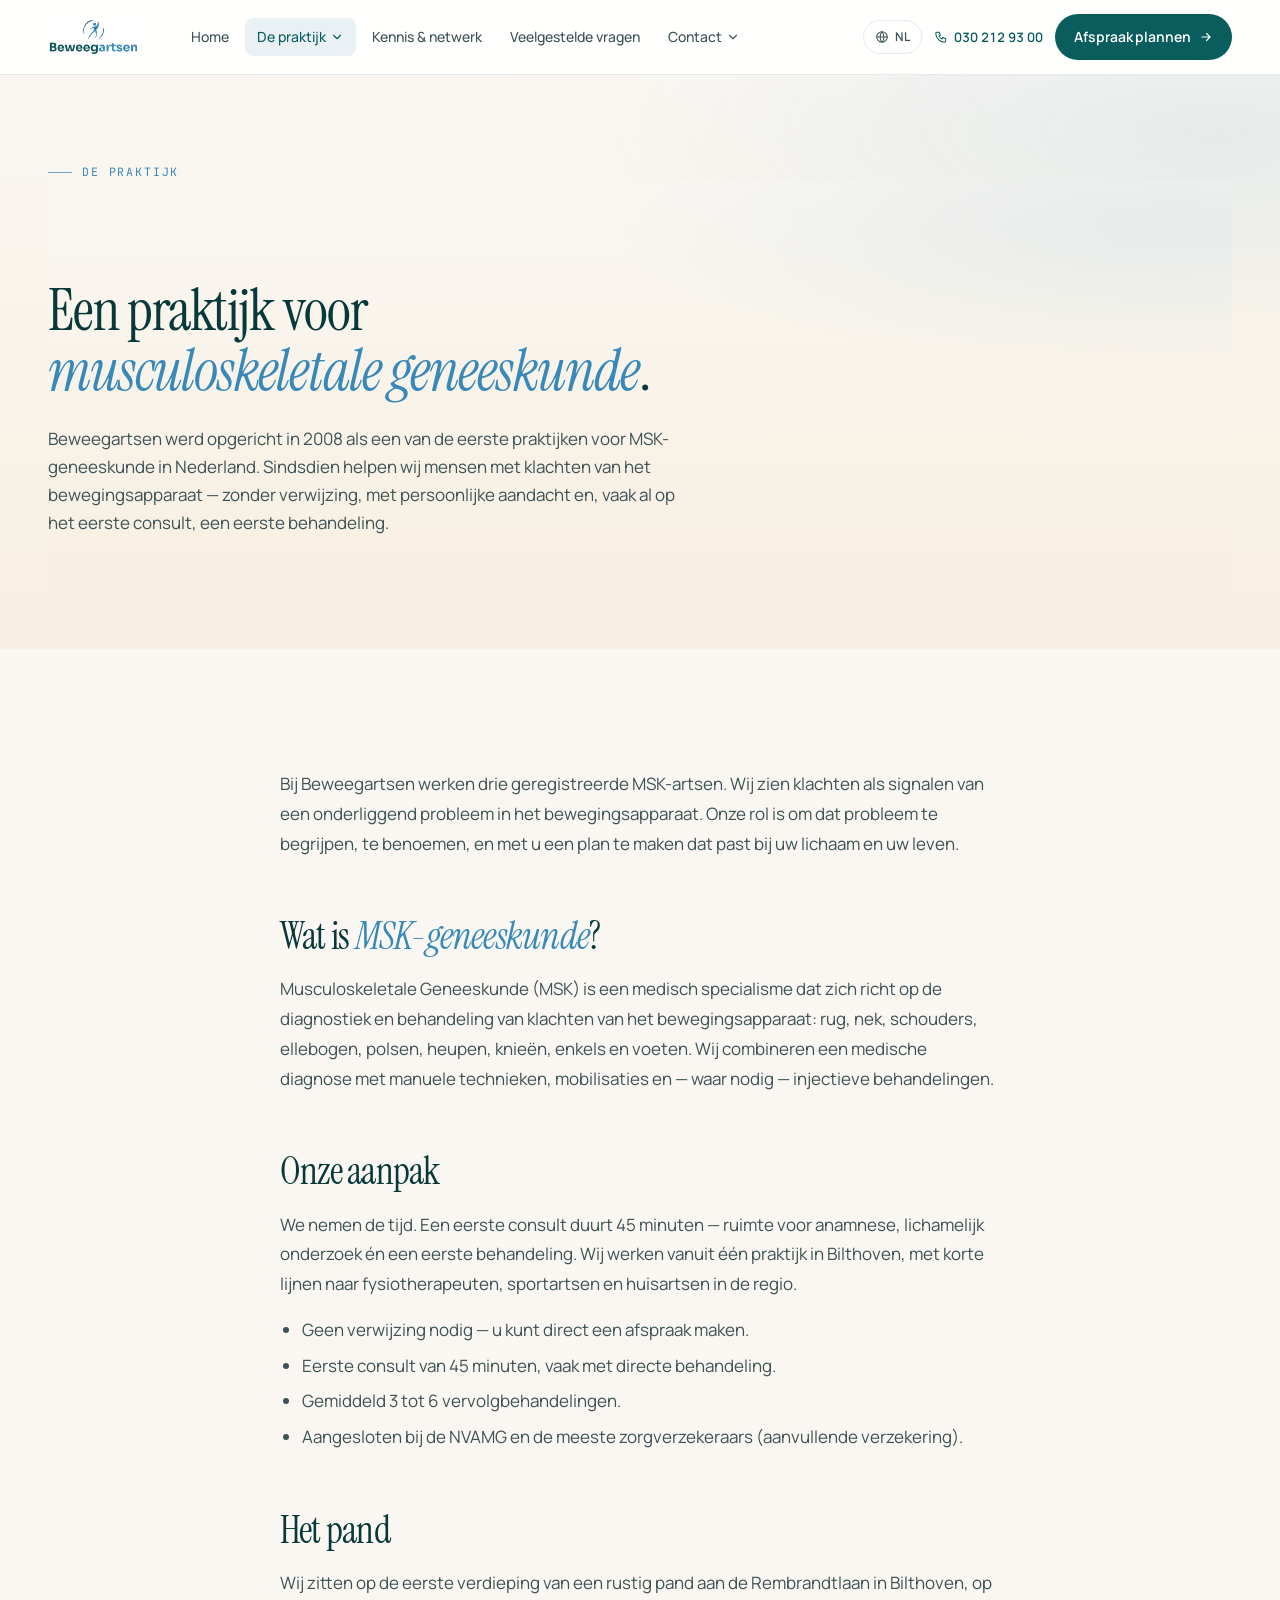
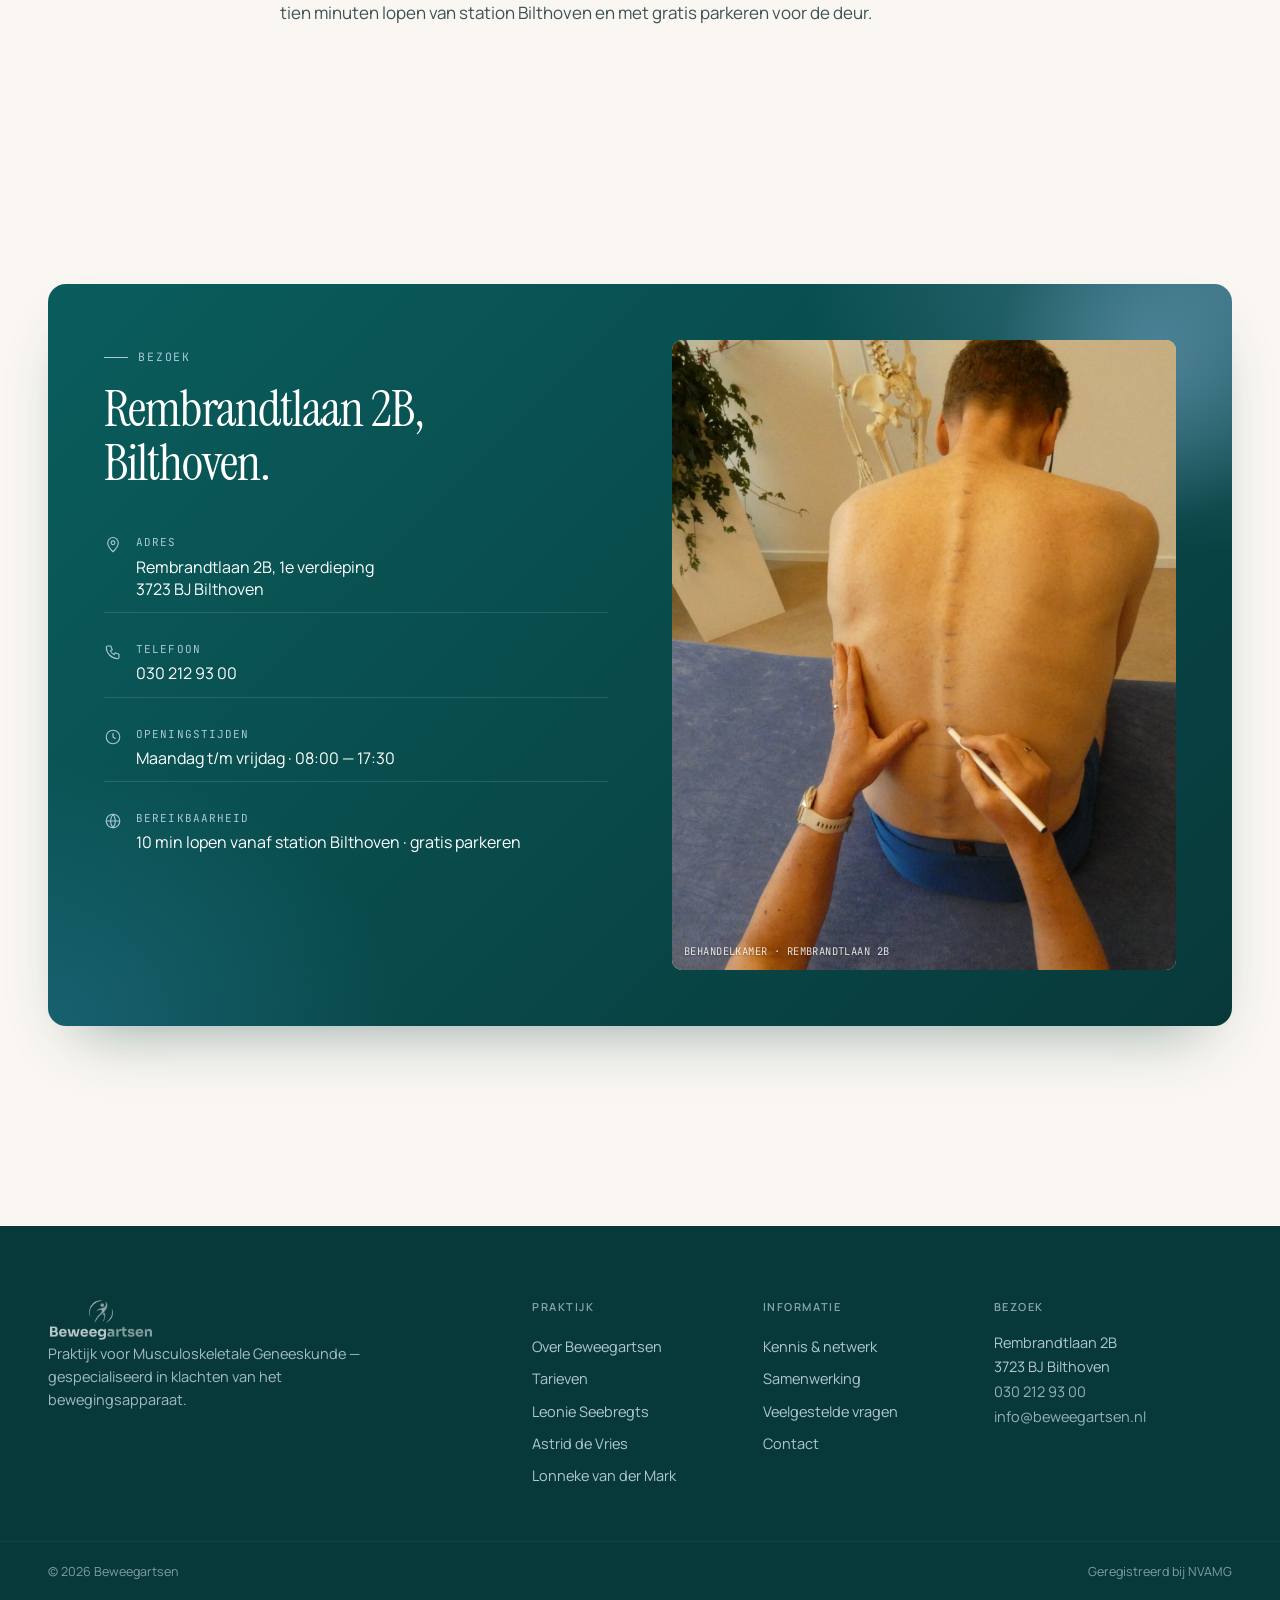
<file: praktijk.html>
<!DOCTYPE html>
<html lang="nl">
<head>
<meta charset="UTF-8"/>
<meta name="viewport" content="width=device-width, initial-scale=1"/>
<title>Informatie praktijk — Beweegartsen</title>
<meta name="description" content="Beweegartsen is een praktijk voor Musculoskeletale Geneeskunde in Bilthoven. Wij behandelen klachten van het bewegingsapparaat met een medische blik en een persoonlijk plan."/>
<link rel="preconnect" href="https://fonts.googleapis.com"/>
<link rel="preconnect" href="https://fonts.gstatic.com" crossorigin/>
<link href="https://fonts.googleapis.com/css2?family=Instrument+Serif:ital@0;1&family=Manrope:wght@400;500;600;700;800&family=JetBrains+Mono:wght@400;500&display=swap" rel="stylesheet"/>
<link rel="stylesheet" href="assets/css/tokens.css"/>
<link rel="stylesheet" href="assets/css/site.css"/>
</head>
<body>
<div class="bw-site bw-A">
  <div data-bw-nav data-active-page="practice"></div>

  <section class="bw-A-page-title">
    <div class="bw-container">
      <span class="bw-eyebrow" data-i18n-nl="De praktijk" data-i18n-en="The practice">De praktijk</span>
      <div class="bw-A-page-title">
        <h1 data-i18n-nl='Een praktijk voor <em>musculoskeletale geneeskunde</em>.' data-i18n-en='A practice for <em>musculoskeletal medicine</em>.'>Een praktijk voor <em>musculoskeletale geneeskunde</em>.</h1>
        <p class="bw-A-page-lede" data-i18n-nl="Beweegartsen werd opgericht in 2008 als een van de eerste praktijken voor MSK-geneeskunde in Nederland. Sindsdien helpen wij mensen met klachten van het bewegingsapparaat — zonder verwijzing, met persoonlijke aandacht en, vaak al op het eerste consult, een eerste behandeling." data-i18n-en="Beweegartsen was founded in 2008 as one of the first practices for MSK medicine in the Netherlands. Since then we have helped people with complaints of the movement apparatus — no referral required, with personal attention, and often a first treatment on the first visit.">Beweegartsen werd opgericht in 2008 als een van de eerste praktijken voor MSK-geneeskunde in Nederland. Sindsdien helpen wij mensen met klachten van het bewegingsapparaat — zonder verwijzing, met persoonlijke aandacht en, vaak al op het eerste consult, een eerste behandeling.</p>
      </div>
    </div>
  </section>

  <section class="bw-section">
    <div class="bw-container-narrow">
      <div class="bw-A-prose">
        <p data-i18n-nl="Bij Beweegartsen werken drie geregistreerde MSK-artsen. Wij zien klachten als signalen van een onderliggend probleem in het bewegingsapparaat. Onze rol is om dat probleem te begrijpen, te benoemen, en met u een plan te maken dat past bij uw lichaam en uw leven." data-i18n-en="Three registered MSK physicians work at Beweegartsen. We see complaints as signals of an underlying problem in the movement apparatus. Our role is to understand the problem, name it, and create a plan together that fits your body and your life.">Bij Beweegartsen werken drie geregistreerde MSK-artsen. Wij zien klachten als signalen van een onderliggend probleem in het bewegingsapparaat. Onze rol is om dat probleem te begrijpen, te benoemen, en met u een plan te maken dat past bij uw lichaam en uw leven.</p>
        <h2 data-i18n-nl='Wat is <em>MSK-geneeskunde</em>?' data-i18n-en='What is <em>MSK medicine</em>?'>Wat is <em>MSK-geneeskunde</em>?</h2>
        <p data-i18n-nl="Musculoskeletale Geneeskunde (MSK) is een medisch specialisme dat zich richt op de diagnostiek en behandeling van klachten van het bewegingsapparaat: rug, nek, schouders, ellebogen, polsen, heupen, knieën, enkels en voeten. Wij combineren een medische diagnose met manuele technieken, mobilisaties en — waar nodig — injectieve behandelingen." data-i18n-en="Musculoskeletal Medicine (MSK) is a medical specialism focused on the diagnosis and treatment of complaints of the movement apparatus: back, neck, shoulders, elbows, wrists, hips, knees, ankles and feet. We combine a medical diagnosis with manual techniques, mobilisations and, where appropriate, injection treatments.">Musculoskeletale Geneeskunde (MSK) is een medisch specialisme dat zich richt op de diagnostiek en behandeling van klachten van het bewegingsapparaat: rug, nek, schouders, ellebogen, polsen, heupen, knieën, enkels en voeten. Wij combineren een medische diagnose met manuele technieken, mobilisaties en — waar nodig — injectieve behandelingen.</p>
        <h2 data-i18n-nl="Onze aanpak" data-i18n-en="Our approach">Onze aanpak</h2>
        <p data-i18n-nl="We nemen de tijd. Een eerste consult duurt 45 minuten — ruimte voor anamnese, lichamelijk onderzoek én een eerste behandeling. Wij werken vanuit één praktijk in Bilthoven, met korte lijnen naar fysiotherapeuten, sportartsen en huisartsen in de regio." data-i18n-en="We take time. A first consultation lasts 45 minutes — room for case history, physical examination and a first treatment. We work from one practice in Bilthoven, with short lines to physiotherapists, sports physicians and GPs in the region.">We nemen de tijd. Een eerste consult duurt 45 minuten — ruimte voor anamnese, lichamelijk onderzoek én een eerste behandeling. Wij werken vanuit één praktijk in Bilthoven, met korte lijnen naar fysiotherapeuten, sportartsen en huisartsen in de regio.</p>
        <ul>
          <li data-i18n-nl="Geen verwijzing nodig — u kunt direct een afspraak maken." data-i18n-en="No referral needed — you can make an appointment directly.">Geen verwijzing nodig — u kunt direct een afspraak maken.</li>
          <li data-i18n-nl="Eerste consult van 45 minuten, vaak met directe behandeling." data-i18n-en="45-minute first consultation, often with treatment on the same day.">Eerste consult van 45 minuten, vaak met directe behandeling.</li>
          <li data-i18n-nl="Gemiddeld 3 tot 6 vervolgbehandelingen." data-i18n-en="Typically 3 to 6 follow-up treatments.">Gemiddeld 3 tot 6 vervolgbehandelingen.</li>
          <li data-i18n-nl="Aangesloten bij de NVAMG en de meeste zorgverzekeraars (aanvullende verzekering)." data-i18n-en="Affiliated with NVAMG and reimbursed by most supplementary insurance plans.">Aangesloten bij de NVAMG en de meeste zorgverzekeraars (aanvullende verzekering).</li>
        </ul>
        <h2 data-i18n-nl="Het pand" data-i18n-en="The building">Het pand</h2>
        <p data-i18n-nl="Wij zitten op de eerste verdieping van een rustig pand aan de Rembrandtlaan in Bilthoven, op tien minuten lopen van station Bilthoven en met gratis parkeren voor de deur." data-i18n-en="We are based on the first floor of a quiet building on Rembrandtlaan in Bilthoven, ten minutes' walk from Bilthoven station with free parking on the street.">Wij zitten op de eerste verdieping van een rustig pand aan de Rembrandtlaan in Bilthoven, op tien minuten lopen van station Bilthoven en met gratis parkeren voor de deur.</p>
      </div>
    </div>
  </section>

  <section class="bw-section">
    <div class="bw-container">
      <div class="bw-A-visit">
        <div>
          <span class="bw-eyebrow" data-i18n-nl="Bezoek" data-i18n-en="Visit">Bezoek</span>
          <h2>Rembrandtlaan&nbsp;2B,<br/>Bilthoven.</h2>
          <dl class="bw-A-visit-info">
            <div class="bw-A-visit-row">
              <svg width="18" height="18" viewBox="0 0 24 24" fill="none" stroke="currentColor" stroke-width="1.5" stroke-linecap="round" stroke-linejoin="round"><path d="M12 21s7-6.5 7-12a7 7 0 1 0-14 0c0 5.5 7 12 7 12Z"/><circle cx="12" cy="9" r="2.5"/></svg>
              <div><dt data-i18n-nl="Adres" data-i18n-en="Address">Adres</dt><dd>Rembrandtlaan 2B, 1e verdieping<br/>3723 BJ Bilthoven</dd></div>
            </div>
            <div class="bw-A-visit-row">
              <svg width="18" height="18" viewBox="0 0 24 24" fill="none" stroke="currentColor" stroke-width="1.5" stroke-linecap="round" stroke-linejoin="round"><path d="M5 4h4l2 5-2.5 1.5a11 11 0 0 0 5 5L15 13l5 2v4a2 2 0 0 1-2 2A16 16 0 0 1 3 6a2 2 0 0 1 2-2Z"/></svg>
              <div><dt data-i18n-nl="Telefoon" data-i18n-en="Telephone">Telefoon</dt><dd>030 212 93 00</dd></div>
            </div>
            <div class="bw-A-visit-row">
              <svg width="18" height="18" viewBox="0 0 24 24" fill="none" stroke="currentColor" stroke-width="1.5" stroke-linecap="round" stroke-linejoin="round"><circle cx="12" cy="12" r="9"/><path d="M12 7v5l3 2"/></svg>
              <div><dt data-i18n-nl="Openingstijden" data-i18n-en="Opening hours">Openingstijden</dt><dd data-i18n-nl="Maandag t/m vrijdag · 08:00 — 17:30" data-i18n-en="Monday — Friday · 08:00 — 17:30">Maandag t/m vrijdag · 08:00 — 17:30</dd></div>
            </div>
            <div class="bw-A-visit-row">
              <svg width="18" height="18" viewBox="0 0 24 24" fill="none" stroke="currentColor" stroke-width="1.5" stroke-linecap="round" stroke-linejoin="round"><circle cx="12" cy="12" r="9"/><path d="M3 12h18M12 3a14 14 0 0 1 0 18M12 3a14 14 0 0 0 0 18"/></svg>
              <div><dt data-i18n-nl="Bereikbaarheid" data-i18n-en="Travel">Bereikbaarheid</dt><dd data-i18n-nl="10 min lopen vanaf station Bilthoven · gratis parkeren" data-i18n-en="10 min walk from Bilthoven station · free parking">10 min lopen vanaf station Bilthoven · gratis parkeren</dd></div>
            </div>
          </dl>
        </div>
        <div class="bw-A-visit-art">
          <div class="bw-photo" data-treatment="soft" style="height:100%">
            <img src="assets/img/photos/treatment-room.jpg" alt="Behandelkamer" style="object-position: 50% 60%"/>
            <span class="bw-photo-cap">behandelkamer · Rembrandtlaan 2B</span>
          </div>
        </div>
      </div>
    </div>
  </section>

  <div data-bw-footer></div>
</div>
<script src="assets/js/site.js"></script>
</body>
</html>
</file>
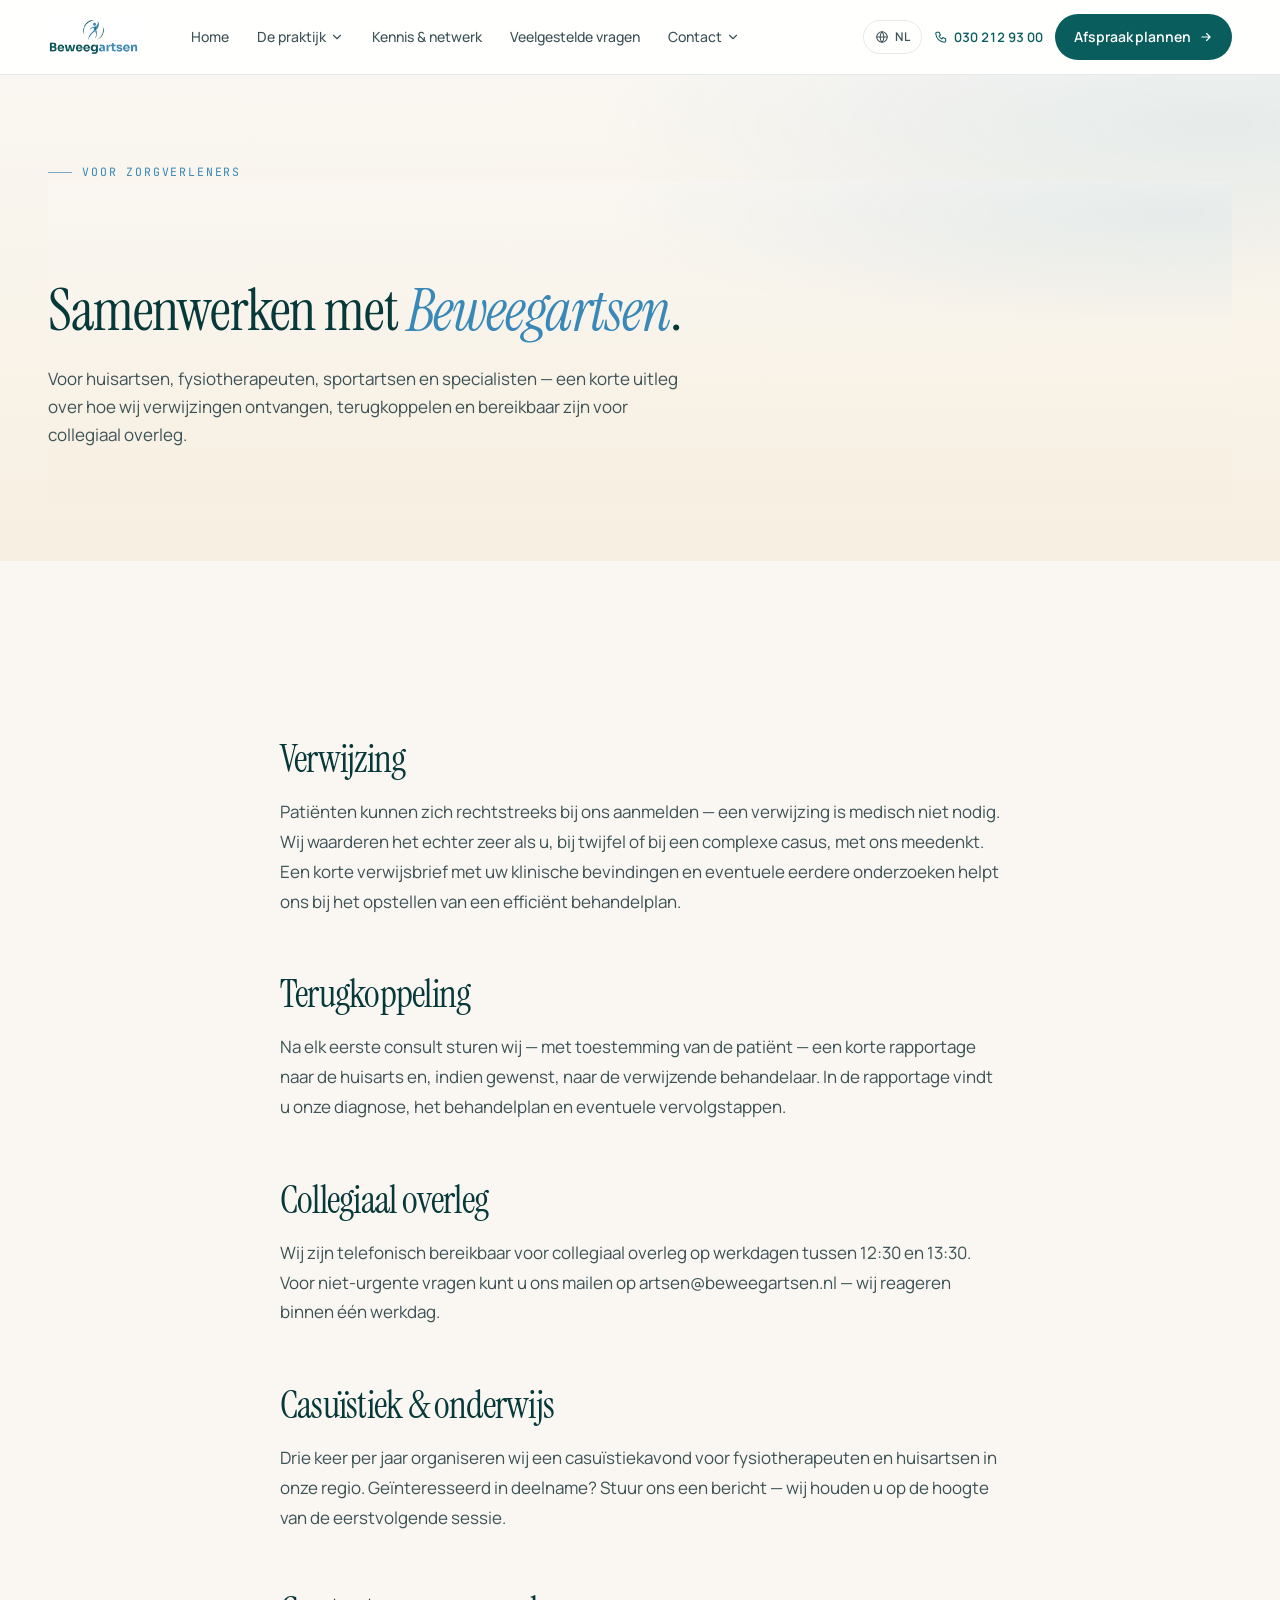
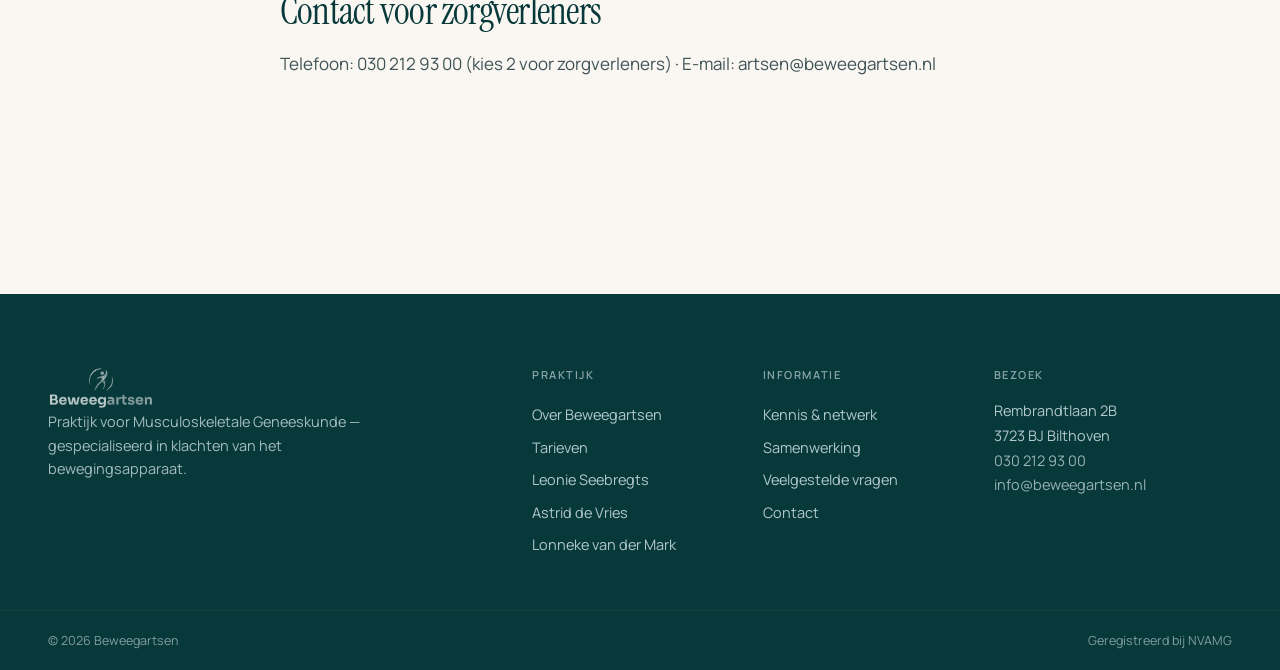
<file: samenwerking.html>
<!DOCTYPE html>
<html lang="nl">
<head>
<meta charset="UTF-8"/>
<meta name="viewport" content="width=device-width, initial-scale=1"/>
<title>Samenwerking — Beweegartsen</title>
<meta name="description" content="Werkt u in de zorg? Lees hier hoe wij samenwerken met huisartsen, fysiotherapeuten, sportartsen en specialisten — verwijzingen, terugkoppeling en collegiaal overleg."/>
<link rel="preconnect" href="https://fonts.googleapis.com"/>
<link rel="preconnect" href="https://fonts.gstatic.com" crossorigin/>
<link href="https://fonts.googleapis.com/css2?family=Instrument+Serif:ital@0;1&family=Manrope:wght@400;500;600;700;800&family=JetBrains+Mono:wght@400;500&display=swap" rel="stylesheet"/>
<link rel="stylesheet" href="assets/css/tokens.css"/>
<link rel="stylesheet" href="assets/css/site.css"/>
</head>
<body>
<div class="bw-site bw-A">
  <div data-bw-nav data-active-page=""></div>

  <section class="bw-A-page-title">
    <div class="bw-container">
      <span class="bw-eyebrow" data-i18n-nl="Voor zorgverleners" data-i18n-en="For healthcare providers">Voor zorgverleners</span>
      <div class="bw-A-page-title">
        <h1 data-i18n-nl='Samenwerken met <em>Beweegartsen</em>.' data-i18n-en='Working with <em>Beweegartsen</em>.'>Samenwerken met <em>Beweegartsen</em>.</h1>
        <p class="bw-A-page-lede" data-i18n-nl="Voor huisartsen, fysiotherapeuten, sportartsen en specialisten — een korte uitleg over hoe wij verwijzingen ontvangen, terugkoppelen en bereikbaar zijn voor collegiaal overleg." data-i18n-en="For GPs, physiotherapists, sports physicians and specialists — a brief outline of how we receive referrals, report back and are reachable for collegial consultation.">Voor huisartsen, fysiotherapeuten, sportartsen en specialisten — een korte uitleg over hoe wij verwijzingen ontvangen, terugkoppelen en bereikbaar zijn voor collegiaal overleg.</p>
      </div>
    </div>
  </section>

  <section class="bw-section">
    <div class="bw-container-narrow">
      <div class="bw-A-prose">
        <h2 data-i18n-nl="Verwijzing" data-i18n-en="Referral">Verwijzing</h2>
        <p data-i18n-nl="Patiënten kunnen zich rechtstreeks bij ons aanmelden — een verwijzing is medisch niet nodig. Wij waarderen het echter zeer als u, bij twijfel of bij een complexe casus, met ons meedenkt. Een korte verwijsbrief met uw klinische bevindingen en eventuele eerdere onderzoeken helpt ons bij het opstellen van een efficiënt behandelplan." data-i18n-en="Patients can register with us directly — a referral is not medically required. However, we greatly appreciate it when you think along with us in case of doubt or a complex case. A brief referral letter with your clinical findings and any prior investigations helps us draft an efficient treatment plan.">Patiënten kunnen zich rechtstreeks bij ons aanmelden — een verwijzing is medisch niet nodig. Wij waarderen het echter zeer als u, bij twijfel of bij een complexe casus, met ons meedenkt. Een korte verwijsbrief met uw klinische bevindingen en eventuele eerdere onderzoeken helpt ons bij het opstellen van een efficiënt behandelplan.</p>
        <h2 data-i18n-nl="Terugkoppeling" data-i18n-en="Reporting back">Terugkoppeling</h2>
        <p data-i18n-nl="Na elk eerste consult sturen wij — met toestemming van de patiënt — een korte rapportage naar de huisarts en, indien gewenst, naar de verwijzende behandelaar. In de rapportage vindt u onze diagnose, het behandelplan en eventuele vervolgstappen." data-i18n-en="After every first consultation we send a short report to the GP — with patient consent — and, if requested, to the referring practitioner. The report contains our diagnosis, the treatment plan and any next steps.">Na elk eerste consult sturen wij — met toestemming van de patiënt — een korte rapportage naar de huisarts en, indien gewenst, naar de verwijzende behandelaar. In de rapportage vindt u onze diagnose, het behandelplan en eventuele vervolgstappen.</p>
        <h2 data-i18n-nl="Collegiaal overleg" data-i18n-en="Collegial consultation">Collegiaal overleg</h2>
        <p data-i18n-nl="Wij zijn telefonisch bereikbaar voor collegiaal overleg op werkdagen tussen 12:30 en 13:30. Voor niet-urgente vragen kunt u ons mailen op artsen@beweegartsen.nl — wij reageren binnen één werkdag." data-i18n-en="We are reachable for collegial consultation by phone on weekdays between 12:30 and 13:30. For non-urgent questions you may email us at artsen@beweegartsen.nl — we respond within one working day.">Wij zijn telefonisch bereikbaar voor collegiaal overleg op werkdagen tussen 12:30 en 13:30. Voor niet-urgente vragen kunt u ons mailen op artsen@beweegartsen.nl — wij reageren binnen één werkdag.</p>
        <h2 data-i18n-nl="Casuïstiek & onderwijs" data-i18n-en="Case discussions & teaching">Casuïstiek & onderwijs</h2>
        <p data-i18n-nl="Drie keer per jaar organiseren wij een casuïstiekavond voor fysiotherapeuten en huisartsen in onze regio. Geïnteresseerd in deelname? Stuur ons een bericht — wij houden u op de hoogte van de eerstvolgende sessie." data-i18n-en="Three times a year we organise a case-discussion evening for physiotherapists and GPs in our region. Interested in attending? Drop us a line — we will keep you informed of the next session.">Drie keer per jaar organiseren wij een casuïstiekavond voor fysiotherapeuten en huisartsen in onze regio. Geïnteresseerd in deelname? Stuur ons een bericht — wij houden u op de hoogte van de eerstvolgende sessie.</p>
        <h2 data-i18n-nl="Contact voor zorgverleners" data-i18n-en="Provider contact">Contact voor zorgverleners</h2>
        <p data-i18n-nl="Telefoon: 030 212 93 00 (kies 2 voor zorgverleners) · E-mail: artsen@beweegartsen.nl" data-i18n-en="Phone: 030 212 93 00 (option 2 for healthcare providers) · Email: artsen@beweegartsen.nl">Telefoon: 030 212 93 00 (kies 2 voor zorgverleners) · E-mail: <a href="mailto:artsen@beweegartsen.nl">artsen@beweegartsen.nl</a></p>
      </div>
    </div>
  </section>

  <div data-bw-footer></div>
</div>
<script src="assets/js/site.js"></script>
</body>
</html>
</file>
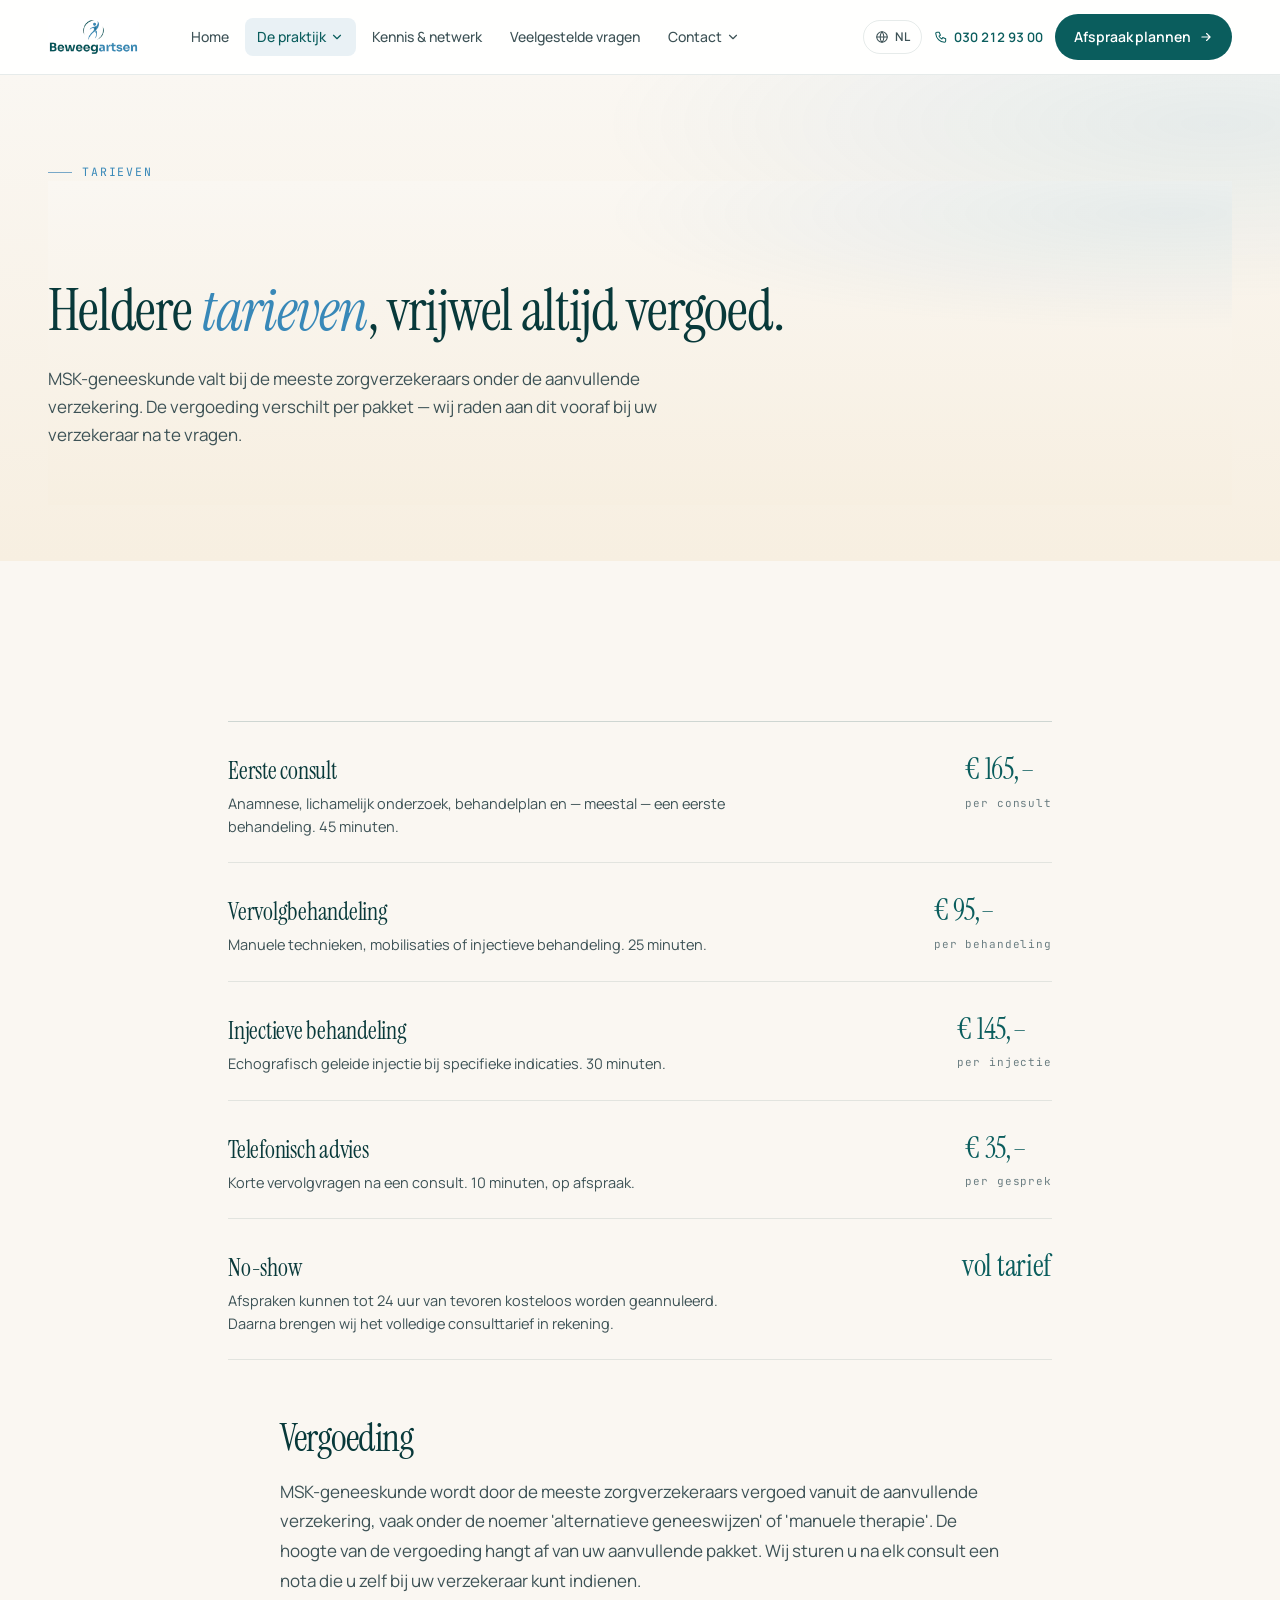
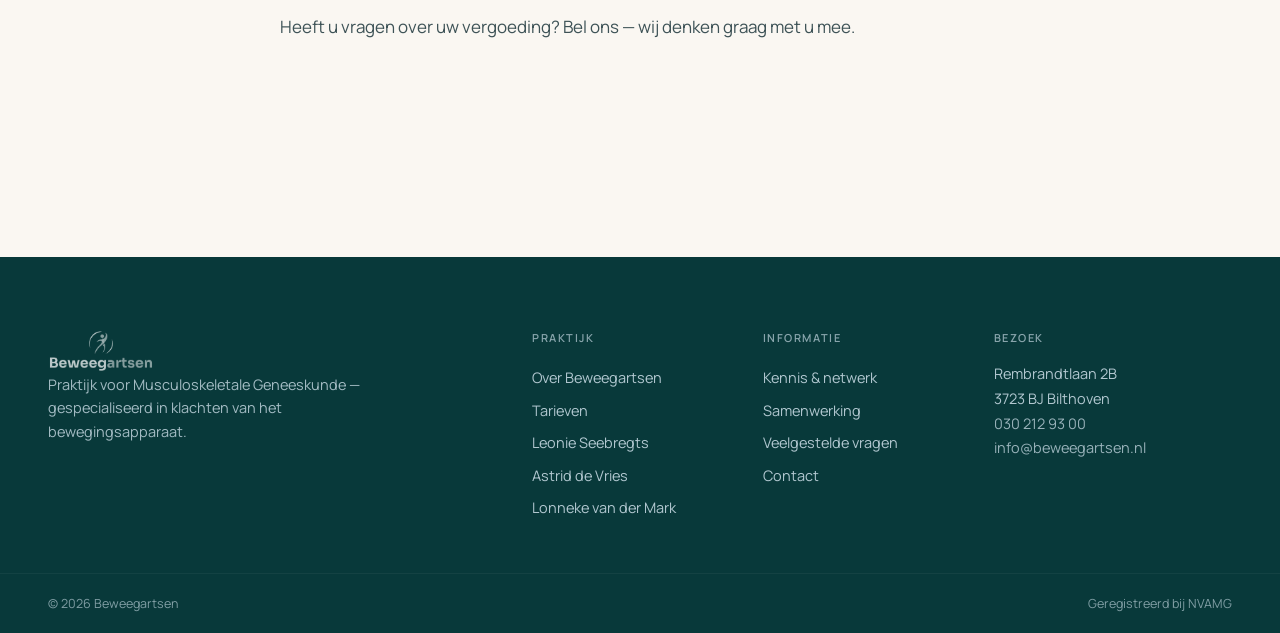
<file: tarieven.html>
<!DOCTYPE html>
<html lang="nl">
<head>
<meta charset="UTF-8"/>
<meta name="viewport" content="width=device-width, initial-scale=1"/>
<title>Tarieven — Beweegartsen</title>
<meta name="description" content="Tarieven voor consult en behandeling bij Beweegartsen. MSK-geneeskunde wordt door de meeste zorgverzekeraars vergoed vanuit de aanvullende verzekering."/>
<link rel="preconnect" href="https://fonts.googleapis.com"/>
<link rel="preconnect" href="https://fonts.gstatic.com" crossorigin/>
<link href="https://fonts.googleapis.com/css2?family=Instrument+Serif:ital@0;1&family=Manrope:wght@400;500;600;700;800&family=JetBrains+Mono:wght@400;500&display=swap" rel="stylesheet"/>
<link rel="stylesheet" href="assets/css/tokens.css"/>
<link rel="stylesheet" href="assets/css/site.css"/>
</head>
<body>
<div class="bw-site bw-A">
  <div data-bw-nav data-active-page="practice"></div>

  <section class="bw-A-page-title">
    <div class="bw-container">
      <span class="bw-eyebrow" data-i18n-nl="Tarieven" data-i18n-en="Pricing">Tarieven</span>
      <div class="bw-A-page-title">
        <h1 data-i18n-nl='Heldere <em>tarieven</em>, vrijwel altijd vergoed.' data-i18n-en='Clear <em>pricing</em>, almost always reimbursed.'>Heldere <em>tarieven</em>, vrijwel altijd vergoed.</h1>
        <p class="bw-A-page-lede" data-i18n-nl="MSK-geneeskunde valt bij de meeste zorgverzekeraars onder de aanvullende verzekering. De vergoeding verschilt per pakket — wij raden aan dit vooraf bij uw verzekeraar na te vragen." data-i18n-en="MSK medicine is reimbursed under most supplementary insurance plans. Coverage varies — we recommend checking with your insurer in advance.">MSK-geneeskunde valt bij de meeste zorgverzekeraars onder de aanvullende verzekering. De vergoeding verschilt per pakket — wij raden aan dit vooraf bij uw verzekeraar na te vragen.</p>
      </div>
    </div>
  </section>

  <section class="bw-section">
    <div class="bw-container-narrow">
      <div class="bw-A-rates">
        <div class="bw-A-rate-row">
          <div>
            <h3 data-i18n-nl="Eerste consult" data-i18n-en="First consultation">Eerste consult</h3>
            <p data-i18n-nl="Anamnese, lichamelijk onderzoek, behandelplan en — meestal — een eerste behandeling. 45 minuten." data-i18n-en="Case history, physical examination, treatment plan and, usually, a first treatment. 45 minutes.">Anamnese, lichamelijk onderzoek, behandelplan en — meestal — een eerste behandeling. 45 minuten.</p>
          </div>
          <div class="bw-A-rate-price">€ 165,–<span class="unit" data-i18n-nl="per consult" data-i18n-en="per consult">per consult</span></div>
        </div>
        <div class="bw-A-rate-row">
          <div>
            <h3 data-i18n-nl="Vervolgbehandeling" data-i18n-en="Follow-up treatment">Vervolgbehandeling</h3>
            <p data-i18n-nl="Manuele technieken, mobilisaties of injectieve behandeling. 25 minuten." data-i18n-en="Manual techniques, mobilisations or injection treatment. 25 minutes.">Manuele technieken, mobilisaties of injectieve behandeling. 25 minuten.</p>
          </div>
          <div class="bw-A-rate-price">€ 95,–<span class="unit" data-i18n-nl="per behandeling" data-i18n-en="per session">per behandeling</span></div>
        </div>
        <div class="bw-A-rate-row">
          <div>
            <h3 data-i18n-nl="Injectieve behandeling" data-i18n-en="Injection treatment">Injectieve behandeling</h3>
            <p data-i18n-nl="Echografisch geleide injectie bij specifieke indicaties. 30 minuten." data-i18n-en="Ultrasound-guided injection for specific indications. 30 minutes.">Echografisch geleide injectie bij specifieke indicaties. 30 minuten.</p>
          </div>
          <div class="bw-A-rate-price">€ 145,–<span class="unit" data-i18n-nl="per injectie" data-i18n-en="per injection">per injectie</span></div>
        </div>
        <div class="bw-A-rate-row">
          <div>
            <h3 data-i18n-nl="Telefonisch advies" data-i18n-en="Telephone advice">Telefonisch advies</h3>
            <p data-i18n-nl="Korte vervolgvragen na een consult. 10 minuten, op afspraak." data-i18n-en="Short follow-up questions after a consultation. 10 minutes, by appointment.">Korte vervolgvragen na een consult. 10 minuten, op afspraak.</p>
          </div>
          <div class="bw-A-rate-price">€ 35,–<span class="unit" data-i18n-nl="per gesprek" data-i18n-en="per call">per gesprek</span></div>
        </div>
        <div class="bw-A-rate-row">
          <div>
            <h3 data-i18n-nl="No-show" data-i18n-en="No-show">No-show</h3>
            <p data-i18n-nl="Afspraken kunnen tot 24 uur van tevoren kosteloos worden geannuleerd. Daarna brengen wij het volledige consulttarief in rekening." data-i18n-en="Appointments may be cancelled free of charge up to 24 hours in advance. After that the full consultation fee is charged.">Afspraken kunnen tot 24 uur van tevoren kosteloos worden geannuleerd. Daarna brengen wij het volledige consulttarief in rekening.</p>
          </div>
          <div class="bw-A-rate-price" data-i18n-nl="vol tarief" data-i18n-en="full rate">vol tarief</div>
        </div>
      </div>

      <div class="bw-A-prose" style="margin-top: 56px">
        <h2 data-i18n-nl="Vergoeding" data-i18n-en="Reimbursement">Vergoeding</h2>
        <p data-i18n-nl="MSK-geneeskunde wordt door de meeste zorgverzekeraars vergoed vanuit de aanvullende verzekering, vaak onder de noemer 'alternatieve geneeswijzen' of 'manuele therapie'. De hoogte van de vergoeding hangt af van uw aanvullende pakket. Wij sturen u na elk consult een nota die u zelf bij uw verzekeraar kunt indienen." data-i18n-en="MSK medicine is reimbursed by most insurers under supplementary insurance, often categorised as 'alternative medicine' or 'manual therapy'. The level of reimbursement depends on your plan. After each consultation we send you an invoice you can submit to your insurer yourself.">MSK-geneeskunde wordt door de meeste zorgverzekeraars vergoed vanuit de aanvullende verzekering, vaak onder de noemer 'alternatieve geneeswijzen' of 'manuele therapie'. De hoogte van de vergoeding hangt af van uw aanvullende pakket. Wij sturen u na elk consult een nota die u zelf bij uw verzekeraar kunt indienen.</p>
        <p data-i18n-nl="Heeft u vragen over uw vergoeding? Bel ons — wij denken graag met u mee." data-i18n-en="Questions about reimbursement? Call us — we are happy to help you figure it out.">Heeft u vragen over uw vergoeding? Bel ons — wij denken graag met u mee.</p>
      </div>
    </div>
  </section>

  <div data-bw-footer></div>
</div>
<script src="assets/js/site.js"></script>
</body>
</html>
</file>
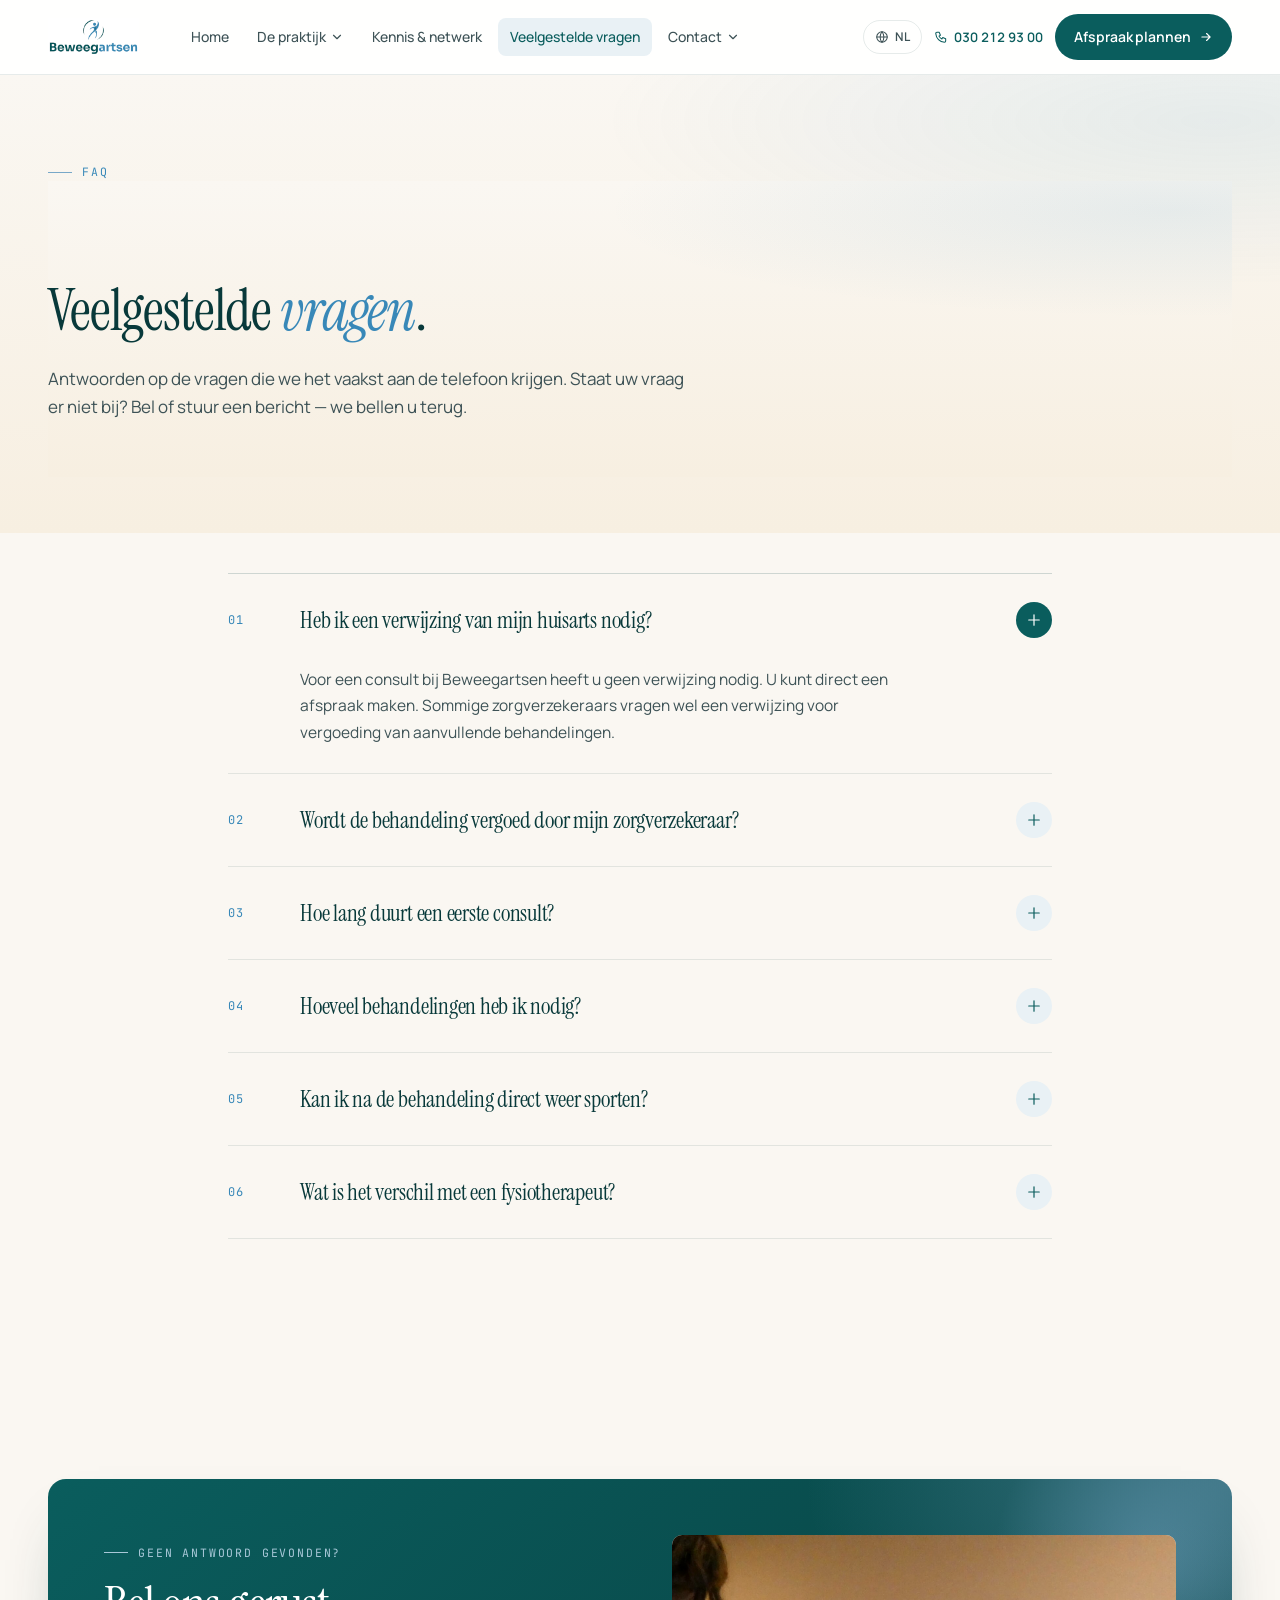
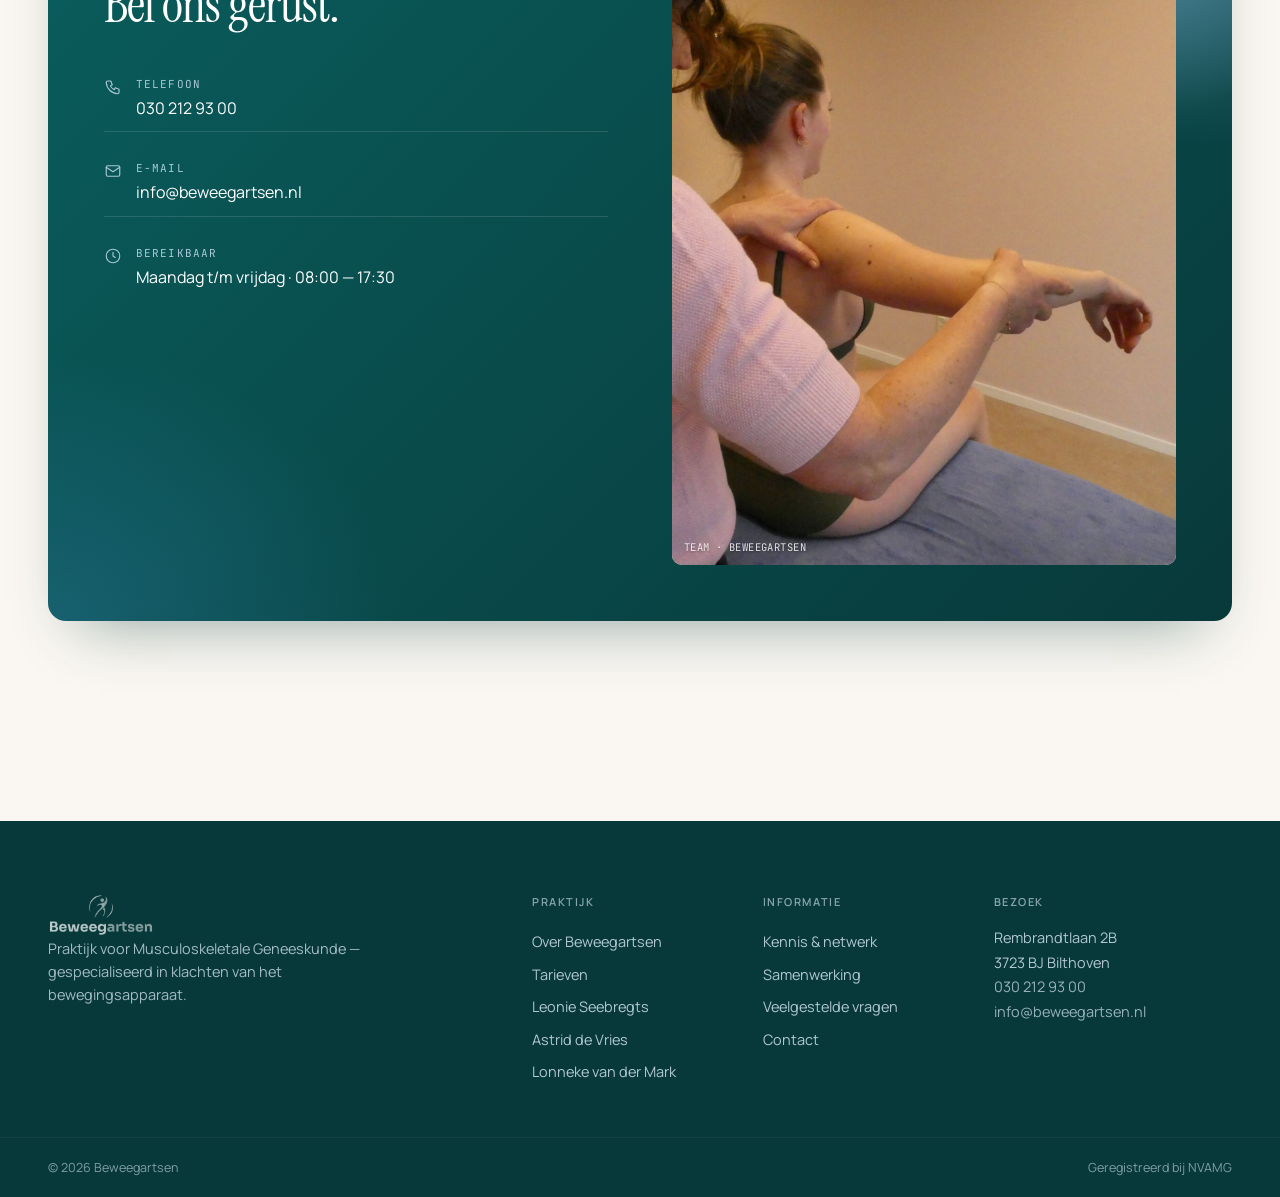
<file: veelgestelde-vragen.html>
<!DOCTYPE html>
<html lang="nl">
<head>
<meta charset="UTF-8"/>
<meta name="viewport" content="width=device-width, initial-scale=1"/>
<title>Veelgestelde vragen — Beweegartsen</title>
<meta name="description" content="Antwoorden op de vragen die we het vaakst aan de telefoon krijgen — over verwijzing, vergoeding, behandelduur en het verschil met een fysiotherapeut."/>
<link rel="preconnect" href="https://fonts.googleapis.com"/>
<link rel="preconnect" href="https://fonts.gstatic.com" crossorigin/>
<link href="https://fonts.googleapis.com/css2?family=Instrument+Serif:ital@0;1&family=Manrope:wght@400;500;600;700;800&family=JetBrains+Mono:wght@400;500&display=swap" rel="stylesheet"/>
<link rel="stylesheet" href="assets/css/tokens.css"/>
<link rel="stylesheet" href="assets/css/site.css"/>
</head>
<body>
<div class="bw-site bw-A">
  <div data-bw-nav data-active-page="faq"></div>

  <section class="bw-A-page-title">
    <div class="bw-container">
      <span class="bw-eyebrow" data-i18n-nl="FAQ" data-i18n-en="FAQ">FAQ</span>
      <div class="bw-A-page-title">
        <h1 data-i18n-nl='Veelgestelde <em>vragen</em>.' data-i18n-en='Frequently <em>asked</em>.'>Veelgestelde <em>vragen</em>.</h1>
        <p class="bw-A-page-lede" data-i18n-nl="Antwoorden op de vragen die we het vaakst aan de telefoon krijgen. Staat uw vraag er niet bij? Bel of stuur een bericht — we bellen u terug." data-i18n-en="Answers to the questions we most often hear by phone. Don't see your question? Call or message — we will call you back.">Antwoorden op de vragen die we het vaakst aan de telefoon krijgen. Staat uw vraag er niet bij? Bel of stuur een bericht — we bellen u terug.</p>
      </div>
    </div>
  </section>

  <section class="bw-section" style="padding-top: calc(40px * var(--space-unit))">
    <div class="bw-container-narrow">
      <div data-bw-faq></div>
    </div>
  </section>

  <section class="bw-section">
    <div class="bw-container">
      <div class="bw-A-visit">
        <div>
          <span class="bw-eyebrow" data-i18n-nl="Geen antwoord gevonden?" data-i18n-en="No answer found?">Geen antwoord gevonden?</span>
          <h2 data-i18n-nl="Bel ons gerust." data-i18n-en="Just give us a call.">Bel ons gerust.</h2>
          <dl class="bw-A-visit-info">
            <div class="bw-A-visit-row">
              <svg width="18" height="18" viewBox="0 0 24 24" fill="none" stroke="currentColor" stroke-width="1.5" stroke-linecap="round" stroke-linejoin="round"><path d="M5 4h4l2 5-2.5 1.5a11 11 0 0 0 5 5L15 13l5 2v4a2 2 0 0 1-2 2A16 16 0 0 1 3 6a2 2 0 0 1 2-2Z"/></svg>
              <div><dt data-i18n-nl="Telefoon" data-i18n-en="Telephone">Telefoon</dt><dd>030 212 93 00</dd></div>
            </div>
            <div class="bw-A-visit-row">
              <svg width="18" height="18" viewBox="0 0 24 24" fill="none" stroke="currentColor" stroke-width="1.5" stroke-linecap="round" stroke-linejoin="round"><rect x="3" y="5" width="18" height="14" rx="2"/><path d="m3 7 9 6 9-6"/></svg>
              <div><dt data-i18n-nl="E-mail" data-i18n-en="Email">E-mail</dt><dd>info@beweegartsen.nl</dd></div>
            </div>
            <div class="bw-A-visit-row">
              <svg width="18" height="18" viewBox="0 0 24 24" fill="none" stroke="currentColor" stroke-width="1.5" stroke-linecap="round" stroke-linejoin="round"><circle cx="12" cy="12" r="9"/><path d="M12 7v5l3 2"/></svg>
              <div><dt data-i18n-nl="Bereikbaar" data-i18n-en="Reachable">Bereikbaar</dt><dd data-i18n-nl="Maandag t/m vrijdag · 08:00 — 17:30" data-i18n-en="Monday — Friday · 08:00 — 17:30">Maandag t/m vrijdag · 08:00 — 17:30</dd></div>
            </div>
          </dl>
        </div>
        <div class="bw-A-visit-art">
          <div class="bw-photo" data-treatment="soft" style="height:100%">
            <img src="assets/img/photos/consult.jpg" alt="" style="object-position: 70% 30%"/>
            <span class="bw-photo-cap">team · Beweegartsen</span>
          </div>
        </div>
      </div>
    </div>
  </section>

  <div data-bw-footer></div>
</div>
<script src="assets/js/site.js"></script>
</body>
</html>
</file>
<file: assets/css/tokens.css>
/* Beweegartsen design tokens — sampled from the logo */
:root {
  /* Brand inks */
  --ink-900: #08393a;
  --ink-800: #0a4a4a;
  --ink-700: #0a5d5d;            /* "Beweeg" deep teal */
  --ink-600: #1f6f6f;
  --ink-500: #3888b8;            /* "artsen" mid-blue */
  --ink-400: #5a9bc4;
  --ink-300: #78a8c8;
  --ink-200: #a8c8d8;
  --ink-100: #cfe0ea;
  --ink-50:  #e9f1f5;

  /* Warm neutrals */
  --paper:    #ffffff;
  --cream-50: #faf7f2;
  --cream-100: #f4ede2;
  --sand-100: #ede4d3;
  --sand-200: #d9ccb4;

  /* Cool grays */
  --gray-900: #14272a;
  --gray-700: #3d5256;
  --gray-500: #6b7e82;
  --gray-300: #b9c4c7;
  --gray-200: #d8dfe1;
  --gray-100: #ecf0f1;
  --gray-50:  #f5f7f7;

  /* Functional */
  --line:        rgba(10, 61, 61, 0.10);
  --line-strong: rgba(10, 61, 61, 0.18);
  --shadow-sm: 0 1px 2px rgba(8, 57, 58, 0.06);
  --shadow-md: 0 6px 24px -8px rgba(8, 57, 58, 0.18), 0 2px 4px rgba(8, 57, 58, 0.06);
  --shadow-lg: 0 24px 48px -16px rgba(8, 57, 58, 0.22), 0 4px 12px rgba(8, 57, 58, 0.08);

  /* Type */
  --font-serif: "Instrument Serif", "Newsreader", Georgia, serif;
  --font-sans:  "Manrope", -apple-system, BlinkMacSystemFont, "Segoe UI", sans-serif;
  --font-mono:  "JetBrains Mono", ui-monospace, Menlo, monospace;

  /* Radii */
  --r-sm: 8px;     /* dropdown items */
  --r-md: 10px;    /* photo frames, inputs */
  --r-lg: 14px;    /* cards, treat grid */
  --r-xl: 18px;    /* visit panel, modal, contact card */
  --r-pill: 999px; /* buttons, chips, toggles */

  /* Semantic aliases */
  --bg:           var(--cream-50);
  --bg-elevated:  var(--paper);
  --bg-deep:      var(--cream-100);
  --bg-inverse:   var(--ink-900);
  --fg:           var(--gray-900);
  --fg-muted:     var(--gray-700);
  --fg-subtle:    var(--gray-500);
  --fg-inverse:   var(--paper);
  --accent:       var(--ink-700);  /* CTA / link */
  --accent-hover: var(--ink-800);
  --accent-soft:  var(--ink-50);
  --emphasis:     var(--ink-500);  /* italic word in headlines */

  /* Density */
  --space-unit: 1;
}

[data-density="compact"] { --space-unit: 0.78; }

/* Reset */
*, *::before, *::after { box-sizing: border-box; }
body { margin: 0; }
img { max-width: 100%; display: block; }
button { font: inherit; cursor: pointer; }
a { color: inherit; }
</file>
<file: assets/css/site.css>
/* ========================================================================
   Beweegartsen — Direction A (Editorial · Instrument Serif + Manrope)
   ======================================================================== */

body { background: var(--cream-50); }

.bw-site {
  font-family: var(--font-sans);
  color: var(--gray-900);
  background: var(--cream-50);
  line-height: 1.55;
  -webkit-font-smoothing: antialiased;
}
.bw-site h1, .bw-site h2, .bw-site h3, .bw-site h4, .bw-site h5, .bw-site h6 { margin: 0; }
.bw-site p { margin: 0; }
.bw-site a { text-decoration: none; }

.bw-container {
  width: 100%;
  max-width: 1280px;
  margin: 0 auto;
  padding: 0 calc(48px * var(--space-unit));
}
.bw-container-narrow {
  width: 100%;
  max-width: 920px;
  margin: 0 auto;
  padding: 0 calc(48px * var(--space-unit));
}

.bw-eyebrow {
  font-family: var(--font-mono);
  font-size: 11.5px;
  letter-spacing: 0.16em;
  text-transform: uppercase;
  color: var(--ink-500);
  display: inline-flex; align-items: center; gap: 10px;
}
.bw-eyebrow::before { content: ''; display: inline-block; width: 24px; height: 1px; background: var(--ink-300); }

/* ---------- Buttons ---------- */
.bw-btn {
  display: inline-flex; align-items: center; gap: 8px;
  border: 1px solid transparent;
  border-radius: 999px;
  padding: 11px 18px;
  font-weight: 600;
  font-size: 14px;
  letter-spacing: -0.005em;
  transition: background 0.18s, color 0.18s, border-color 0.18s, transform 0.18s;
  background: transparent;
  font-family: var(--font-sans);
}
.bw-btn-primary { background: var(--ink-700); color: var(--paper); }
.bw-btn-primary:hover { background: var(--ink-800); }
.bw-btn-primary:disabled { background: var(--ink-300); cursor: not-allowed; }
.bw-btn-ghost { background: var(--ink-500); color: var(--paper); border-color: var(--ink-500); }
.bw-btn-ghost:hover { background: #2a6f99; border-color: #2a6f99; }
.bw-btn-secondary {
  background: var(--paper); color: var(--ink-700);
  border-color: var(--line); box-shadow: var(--shadow-sm);
}
.bw-btn-secondary:hover { border-color: var(--ink-300); }

.bw-icon-btn {
  display: inline-flex; align-items: center; justify-content: center;
  width: 36px; height: 36px;
  border: none; background: transparent;
  border-radius: 999px;
  color: var(--ink-700);
}
.bw-icon-btn:hover { background: var(--ink-50); }

/* ---------- Photo (real images, with editorial frame) ---------- */
.bw-photo {
  position: relative;
  background: var(--cream-100);
  border-radius: 10px;
  overflow: hidden;
}
.bw-photo img {
  position: absolute; inset: 0;
  width: 100%; height: 100%;
  object-fit: cover;
  filter: saturate(0.88) contrast(1.04);
}
.bw-photo[data-treatment="duotone"] img { filter: saturate(0) contrast(1.05); }
.bw-photo[data-treatment="duotone"]::after {
  content: ''; position: absolute; inset: 0;
  background: linear-gradient(135deg, rgba(10,93,93,0.85), rgba(244,237,226,0.55));
  mix-blend-mode: lighten;
  pointer-events: none;
}
.bw-photo[data-treatment="strong"] img { filter: saturate(0.7) contrast(1.08); }
.bw-photo[data-treatment="strong"]::after {
  content: ''; position: absolute; inset: 0;
  background: linear-gradient(180deg, rgba(10,93,93,0.18), rgba(8,57,58,0.10));
  pointer-events: none;
}
.bw-photo::before {
  content: ''; position: absolute; inset: 0;
  border: 1px solid rgba(8, 57, 58, 0.10);
  pointer-events: none;
  border-radius: inherit;
}
.bw-photo .bw-photo-cap {
  position: absolute; left: 12px; bottom: 10px;
  font-family: var(--font-mono); font-size: 10.5px;
  letter-spacing: 0.04em; text-transform: uppercase;
  color: var(--paper); opacity: 0.85;
  text-shadow: 0 1px 2px rgba(0,0,0,0.4);
}

/* ===========================================================
   NAV
   =========================================================== */
.bw-nav {
  position: sticky;
  top: 0;
  z-index: 50;
  background: rgba(255, 255, 255, 0.92);
  backdrop-filter: saturate(150%) blur(14px);
  -webkit-backdrop-filter: saturate(150%) blur(14px);
  border-bottom: 1px solid var(--line);
}
.bw-nav-inner {
  max-width: 1280px; margin: 0 auto;
  padding: 14px calc(48px * var(--space-unit));
  display: flex; align-items: center; gap: 24px;
}
.bw-nav-logo { display: flex; align-items: center; }
.bw-nav-logo img { height: 38px; width: auto; }
.bw-nav-links { display: flex; align-items: center; gap: 4px; margin-left: 16px; }
.bw-nav-item { position: relative; }
.bw-nav-link {
  display: inline-flex; align-items: center; gap: 4px;
  padding: 8px 12px;
  border: none; background: transparent;
  font-family: var(--font-sans);
  font-size: 14px; font-weight: 500;
  color: var(--gray-700);
  border-radius: 8px;
  transition: color 0.15s, background 0.15s;
  text-decoration: none;
}
.bw-nav-link:hover, .bw-nav-link.is-open, .bw-nav-link.is-active {
  color: var(--ink-700); background: var(--ink-50);
}

.bw-dropdown {
  position: absolute;
  top: calc(100% + 8px);
  left: 0;
  min-width: 240px;
  background: var(--paper);
  border: 1px solid var(--line);
  border-radius: 14px;
  padding: 8px;
  box-shadow: var(--shadow-md);
  display: none; flex-direction: column;
  z-index: 60;
}
.bw-nav-item.is-open .bw-dropdown { display: flex; animation: bw-fade 0.15s ease; }
@keyframes bw-fade { from { opacity: 0; transform: translateY(-4px); } to { opacity: 1; transform: none; } }
.bw-dropdown-item {
  display: flex; align-items: center; justify-content: space-between;
  padding: 10px 12px;
  border-radius: 8px;
  font-size: 14px; color: var(--gray-700);
  transition: background 0.12s, color 0.12s;
}
.bw-dropdown-item:hover { background: var(--ink-50); color: var(--ink-700); }
.bw-dropdown-item svg { opacity: 0.5; }
.bw-dropdown-item:hover svg { opacity: 1; }

.bw-nav-actions {
  display: flex; align-items: center; gap: 12px;
  margin-left: auto;
}
.bw-lang {
  display: inline-flex; align-items: center; gap: 6px;
  background: transparent; border: 1px solid var(--line);
  border-radius: 999px;
  padding: 7px 11px;
  font-size: 12px; font-weight: 600;
  color: var(--gray-700);
  letter-spacing: 0.04em;
  transition: border-color 0.15s, color 0.15s;
  font-family: var(--font-sans);
}
.bw-lang:hover { border-color: var(--ink-300); color: var(--ink-700); }
.bw-nav-phone {
  display: inline-flex; align-items: center; gap: 6px;
  font-size: 13px; font-weight: 600; color: var(--ink-700);
  font-variant-numeric: tabular-nums;
}
.bw-nav-burger {
  display: none;
  background: transparent; border: 1px solid var(--line);
  border-radius: 999px; padding: 8px;
  color: var(--ink-700);
}

/* Mobile drawer */
.bw-mobile-drawer {
  position: fixed; inset: 0; z-index: 80;
  background: var(--paper);
  display: none; flex-direction: column;
}
.bw-mobile-drawer.is-open { display: flex; animation: bw-slide-in 0.22s ease; }
@keyframes bw-slide-in { from { transform: translateX(20px); opacity: 0; } to { transform: none; opacity: 1; } }
.bw-mobile-head {
  display: flex; align-items: center; justify-content: space-between;
  padding: 16px 24px;
  border-bottom: 1px solid var(--line);
}
.bw-mobile-head img { height: 30px; width: auto; }
.bw-mobile-body { flex: 1; overflow-y: auto; padding: 16px 8px; display: flex; flex-direction: column; }
.bw-mobile-link {
  display: flex; align-items: center; justify-content: space-between;
  padding: 16px 24px;
  font-size: 17px; font-weight: 500;
  color: var(--gray-900);
  border: none; background: transparent;
  text-align: left;
  width: 100%;
  text-decoration: none;
  font-family: var(--font-sans);
}
.bw-mobile-children { padding-bottom: 8px; display: none; }
.bw-mobile-group.is-open .bw-mobile-children { display: block; }
.bw-mobile-sublink {
  display: block; padding: 10px 36px;
  font-size: 15px; color: var(--gray-700);
  text-decoration: none;
}
.bw-mobile-foot {
  margin-top: auto; padding: 24px;
  border-top: 1px solid var(--line);
  display: flex; flex-direction: column; gap: 12px;
}
.bw-mobile-foot .bw-btn { justify-content: center; }
.bw-mobile-phone {
  display: inline-flex; align-items: center; gap: 8px;
  color: var(--ink-700); font-weight: 600;
  text-decoration: none;
  justify-content: center;
}

/* ===========================================================
   FOOTER
   =========================================================== */
.bw-footer {
  margin-top: calc(80px * var(--space-unit));
  background: var(--ink-900);
  color: var(--ink-100);
}
.bw-footer-inner {
  max-width: 1280px; margin: 0 auto;
  padding: calc(72px * var(--space-unit)) calc(48px * var(--space-unit)) calc(48px * var(--space-unit));
  display: grid;
  grid-template-columns: 1.2fr 2fr;
  gap: 64px;
}
.bw-footer-brand img { height: 44px; width: auto; opacity: 0.95; }
.bw-footer-tag { margin-top: 18px; max-width: 360px; font-size: 14.5px; line-height: 1.6; opacity: 0.78; }
.bw-footer-cols { display: grid; grid-template-columns: 1fr 1fr 1.2fr; gap: 32px; }
.bw-footer-cols h6 {
  font-size: 11px;
  letter-spacing: 0.14em;
  text-transform: uppercase;
  font-weight: 600;
  margin: 0 0 16px;
  opacity: 0.65;
}
.bw-footer-cols a {
  display: block;
  padding: 5px 0;
  font-size: 14.5px;
  opacity: 0.85;
  transition: opacity 0.15s;
}
.bw-footer-cols a:hover { opacity: 1; }
.bw-footer-addr { font-size: 14.5px; line-height: 1.7; opacity: 0.85; margin: 0; }
.bw-footer-addr a { display: inline; padding: 0; }
.bw-footer-base {
  border-top: 1px solid rgba(255,255,255,0.08);
  max-width: 1280px;
  margin: 0 auto;
  padding: 20px calc(48px * var(--space-unit));
  display: flex; justify-content: space-between;
  font-size: 12.5px;
  opacity: 0.6;
}

/* ===========================================================
   FAQ
   =========================================================== */
.bw-faq { border-top: 1px solid var(--line-strong); }
.bw-faq-row { border-bottom: 1px solid var(--line); }
.bw-faq-q {
  width: 100%;
  display: grid;
  grid-template-columns: 56px 1fr auto;
  gap: 16px;
  align-items: center;
  padding: calc(28px * var(--space-unit)) 0;
  background: transparent; border: none;
  text-align: left;
  font-family: var(--font-sans);
}
.bw-faq-num {
  font-family: var(--font-mono);
  font-size: 12px;
  letter-spacing: 0.06em;
  color: var(--ink-500);
  font-variant-numeric: tabular-nums;
}
.bw-faq-q-text {
  font-family: var(--font-serif);
  font-size: 23px;
  font-weight: 400;
  color: var(--ink-900);
  letter-spacing: -0.01em;
  line-height: 1.4;
}
.bw-faq-icon {
  width: 36px; height: 36px;
  border-radius: 999px;
  background: var(--ink-50);
  color: var(--ink-700);
  display: inline-flex; align-items: center; justify-content: center;
  transition: background 0.15s, color 0.15s, transform 0.18s;
}
.bw-faq-row.is-open .bw-faq-icon { background: var(--ink-700); color: var(--paper); }
.bw-faq-a-wrap {
  display: grid;
  grid-template-rows: 0fr;
  transition: grid-template-rows 0.32s cubic-bezier(0.6, 0.05, 0.2, 1);
}
.bw-faq-row.is-open .bw-faq-a-wrap { grid-template-rows: 1fr; }
.bw-faq-a-inner { overflow: hidden; }
.bw-faq-a {
  padding: 0 56px 28px 72px;
  color: var(--gray-700);
  font-size: 15.5px;
  line-height: 1.7;
  max-width: 720px;
}

/* ===========================================================
   FORM
   =========================================================== */
.bw-form { display: flex; flex-direction: column; gap: 20px; }
.bw-form-row-2 { display: grid; grid-template-columns: 1fr 1fr; gap: 20px; }
.bw-field { display: flex; flex-direction: column; gap: 6px; }
.bw-field-label { font-size: 12.5px; font-weight: 600; color: var(--gray-700); }
.bw-field-opt { color: var(--gray-500); font-weight: 400; margin-left: 2px; }
.bw-field input, .bw-field textarea {
  font: inherit;
  font-family: var(--font-sans);
  padding: 12px 14px;
  border: 1px solid var(--line-strong);
  border-radius: 10px;
  background: var(--paper);
  color: var(--ink-900);
  transition: border-color 0.15s, box-shadow 0.15s;
}
.bw-field input:focus, .bw-field textarea:focus {
  outline: none;
  border-color: var(--ink-500);
  box-shadow: 0 0 0 3px rgba(56, 136, 184, 0.18);
}
.bw-field textarea { resize: vertical; min-height: 96px; }
.bw-field.has-error input, .bw-field.has-error textarea { border-color: #c45a45; }
.bw-field-error { font-size: 12.5px; color: #b04a36; }
.bw-form-foot {
  display: flex; justify-content: space-between; align-items: center;
  flex-wrap: wrap; gap: 12px;
  padding-top: 8px;
}
.bw-form-note { font-size: 13px; color: var(--gray-500); }
.bw-form-success {
  text-align: center;
  padding: 48px 24px;
}
.bw-form-success-icon {
  width: 56px; height: 56px;
  border-radius: 999px;
  background: var(--ink-50);
  color: var(--ink-700);
  display: inline-flex; align-items: center; justify-content: center;
  margin-bottom: 18px;
}
.bw-form-success h3 {
  font-family: var(--font-serif);
  font-size: 28px; font-weight: 400;
  color: var(--ink-900);
  margin-bottom: 8px;
}
.bw-form-success p { color: var(--gray-700); margin-bottom: 24px; max-width: 360px; margin-left: auto; margin-right: auto; }

/* ===========================================================
   BOOKING MODAL
   =========================================================== */
.bw-modal {
  position: fixed; inset: 0; z-index: 100;
  background: rgba(8, 57, 58, 0.42);
  backdrop-filter: blur(8px);
  display: none; align-items: center; justify-content: center;
  padding: 24px;
}
.bw-modal.is-open { display: flex; animation: bw-fade-in 0.18s ease; }
@keyframes bw-fade-in { from { opacity: 0; } to { opacity: 1; } }
.bw-modal-card {
  background: var(--paper);
  border-radius: 18px;
  width: 100%;
  max-width: 720px;
  max-height: 90vh;
  display: flex; flex-direction: column;
  overflow: hidden;
  box-shadow: var(--shadow-lg);
  animation: bw-modal-in 0.22s ease;
  font-family: var(--font-sans);
}
@keyframes bw-modal-in { from { transform: translateY(12px); opacity: 0; } to { transform: none; opacity: 1; } }
.bw-modal-head {
  display: flex; align-items: center; justify-content: space-between;
  padding: 18px 20px;
  border-bottom: 1px solid var(--line);
}
.bw-modal-steps { display: flex; align-items: center; gap: 8px; flex-wrap: wrap; }
.bw-step { display: flex; align-items: center; gap: 8px; font-size: 12px; color: var(--gray-500); }
.bw-step:not(:last-child)::after {
  content: '';
  width: 24px; height: 1px;
  background: var(--line-strong);
  margin-left: 4px;
}
.bw-step-num {
  width: 22px; height: 22px;
  border-radius: 999px;
  background: var(--gray-100);
  color: var(--gray-500);
  display: inline-flex; align-items: center; justify-content: center;
  font-size: 11px; font-weight: 600;
}
.bw-step.is-active .bw-step-num { background: var(--ink-700); color: var(--paper); }
.bw-step.is-active { color: var(--ink-900); font-weight: 600; }
.bw-step.is-done .bw-step-num { background: var(--ink-500); color: var(--paper); }

.bw-modal-body { padding: 28px 32px; overflow-y: auto; flex: 1; }
.bw-modal-title {
  font-family: var(--font-serif);
  font-size: 28px;
  font-weight: 400;
  color: var(--ink-900);
  margin: 0 0 6px;
  letter-spacing: -0.01em;
}
.bw-modal-sub { color: var(--gray-700); font-size: 14.5px; margin: 0 0 20px; }

.bw-areas {
  display: grid;
  grid-template-columns: repeat(4, 1fr);
  gap: 10px;
}
.bw-area {
  display: flex; flex-direction: column; align-items: center; justify-content: center;
  gap: 10px;
  padding: 18px 10px;
  background: var(--cream-50);
  border: 1px solid var(--line);
  border-radius: 12px;
  color: var(--ink-700);
  font-size: 13px; font-weight: 500;
  text-align: center;
  transition: border-color 0.15s, background 0.15s, transform 0.15s;
  font-family: var(--font-sans);
}
.bw-area:hover { border-color: var(--ink-300); background: var(--paper); }
.bw-area.is-active { border-color: var(--ink-700); background: var(--ink-700); color: var(--paper); }

.bw-doctors-list { display: flex; flex-direction: column; gap: 10px; }
.bw-doctor-pick {
  display: flex; align-items: center; gap: 16px;
  padding: 12px;
  background: var(--cream-50);
  border: 1px solid var(--line);
  border-radius: 12px;
  text-align: left;
  font-family: var(--font-sans);
}
.bw-doctor-pick:hover { border-color: var(--ink-300); }
.bw-doctor-pick.is-active { border-color: var(--ink-700); background: var(--paper); box-shadow: var(--shadow-sm); }
.bw-doctor-pick .bw-doctor-thumb {
  width: 56px; height: 56px;
  border-radius: 999px; overflow: hidden;
  background: var(--cream-100);
  flex-shrink: 0;
}
.bw-doctor-pick .bw-doctor-thumb img { width: 100%; height: 100%; object-fit: cover; }
.bw-doctor-pick .bw-doctor-name { font-size: 16px; font-weight: 600; color: var(--ink-900); }
.bw-doctor-pick .bw-doctor-role { font-size: 13px; color: var(--gray-500); }

.bw-cal { display: grid; grid-template-columns: 1fr 200px; gap: 16px; }
.bw-cal-days {
  display: grid; grid-template-columns: repeat(2, 1fr); gap: 8px;
  max-height: 360px; overflow-y: auto;
  padding-right: 4px;
}
.bw-cal-day {
  display: grid; grid-template-columns: auto 1fr auto; align-items: baseline;
  gap: 8px;
  padding: 12px 14px;
  background: var(--cream-50);
  border: 1px solid var(--line);
  border-radius: 10px;
  font-family: var(--font-sans);
  text-align: left;
}
.bw-cal-day:hover { border-color: var(--ink-300); }
.bw-cal-day.is-active { background: var(--ink-700); color: var(--paper); border-color: var(--ink-700); }
.bw-cal-dow { font-size: 12px; opacity: 0.7; text-transform: uppercase; letter-spacing: 0.04em; }
.bw-cal-num { font-size: 22px; font-weight: 600; color: inherit; font-variant-numeric: tabular-nums; }
.bw-cal-mon { font-size: 12px; opacity: 0.7; }
.bw-cal-times { display: flex; flex-direction: column; gap: 6px; max-height: 360px; overflow-y: auto; }
.bw-cal-time {
  padding: 10px 14px;
  background: var(--paper);
  border: 1px solid var(--line);
  border-radius: 8px;
  font-family: var(--font-sans);
  font-variant-numeric: tabular-nums;
  font-weight: 500;
  text-align: center;
  font-size: 14px;
}
.bw-cal-time:hover { border-color: var(--ink-500); }
.bw-cal-time.is-active { background: var(--ink-700); color: var(--paper); border-color: var(--ink-700); }
.bw-cal-time:disabled { color: var(--gray-300); text-decoration: line-through; cursor: not-allowed; background: var(--gray-50); }
.bw-cal-empty { color: var(--gray-500); font-size: 13.5px; padding: 12px; text-align: center; }

.bw-booking-form { display: flex; flex-direction: column; gap: 16px; }
.bw-booking-done { text-align: center; padding: 24px 16px; }
.bw-booking-done h3 { font-family: var(--font-serif); font-size: 30px; font-weight: 400; color: var(--ink-900); margin: 0 0 8px; }
.bw-booking-done p { color: var(--gray-700); max-width: 380px; margin: 0 auto 24px; }
.bw-booking-summary {
  margin: 0 auto 24px; max-width: 360px;
  text-align: left;
  display: flex; flex-direction: column; gap: 12px;
  padding: 16px 20px;
  background: var(--cream-50);
  border-radius: 12px;
  border: 1px solid var(--line);
}
.bw-booking-summary > div { display: flex; justify-content: space-between; gap: 12px; font-size: 14px; }
.bw-booking-summary span { color: var(--gray-500); }
.bw-booking-summary strong { color: var(--ink-900); font-weight: 600; text-align: right; }

.bw-modal-foot {
  display: flex; justify-content: space-between; gap: 12px;
  padding: 16px 20px;
  border-top: 1px solid var(--line);
  background: var(--cream-50);
}

/* ===========================================================
   PAGE — sections common to all
   =========================================================== */
.bw-A { background: var(--cream-50); }
.bw-A .bw-section { padding: calc(120px * var(--space-unit)) 0; }

/* HERO */
.bw-A-hero {
  padding: calc(80px * var(--space-unit)) 0 calc(120px * var(--space-unit));
  position: relative;
  background:
    radial-gradient(80% 60% at 95% 10%, rgba(56, 136, 184, 0.13), transparent 60%),
    radial-gradient(60% 50% at 5% 90%, rgba(10, 93, 93, 0.07), transparent 65%),
    linear-gradient(180deg, var(--cream-50) 0%, #f7efe1 100%);
}
.bw-A-hero-grid {
  display: grid;
  grid-template-columns: 1.5fr 1fr;
  gap: 56px;
  align-items: center;
}
.bw-A-hero-text { display: flex; flex-direction: column; }
.bw-A-hero h1 {
  font-family: var(--font-serif);
  font-weight: 400;
  font-size: clamp(48px, 5.4vw, 76px);
  line-height: 1.04;
  letter-spacing: -0.025em;
  color: var(--ink-900);
  margin: 28px 0 0;
  text-wrap: balance;
  overflow-wrap: break-word;
  hyphens: auto;
}
.bw-A-hero h1 em { font-style: italic; color: var(--ink-500); }
.bw-A-hero-lede {
  margin: 32px 0 0;
  font-size: 17.5px;
  line-height: 1.65;
  color: var(--gray-700);
  max-width: 460px;
}
.bw-A-hero-cta { margin-top: 36px; display: flex; gap: 12px; flex-wrap: wrap; }
.bw-A-hero-meta {
  margin: 56px 0 0;
  display: grid; grid-template-columns: 1fr 1fr 1fr;
  gap: 24px;
  border-top: 1px solid var(--line-strong);
  padding-top: 28px;
}
.bw-A-hero-meta > div { display: flex; flex-direction: column; gap: 6px; }
.bw-A-hero-meta dt {
  font-family: var(--font-mono);
  font-size: 11px;
  letter-spacing: 0.12em;
  text-transform: uppercase;
  color: var(--gray-500);
  margin: 0;
}
.bw-A-hero-meta dd {
  margin: 0;
  font-family: var(--font-serif);
  font-size: 26px;
  color: var(--ink-900);
  letter-spacing: -0.01em;
}
.bw-A-hero-meta .unit { font-size: 16px; color: var(--gray-500); }

.bw-A-hero-art {
  position: relative;
  aspect-ratio: 4 / 5;
}
.bw-A-hero-art .bw-photo:nth-child(1) { position: absolute; inset: 0; }
.bw-A-hero-art .bw-photo:nth-child(2) {
  position: absolute;
  bottom: -32px; right: -32px;
  width: 48%; aspect-ratio: 1 / 1;
  border: 6px solid var(--cream-50);
  z-index: 2;
}
.bw-A-hero-art .bw-card {
  position: absolute;
  top: 32px; left: -32px;
  background: var(--paper);
  border-radius: 14px;
  padding: 16px 20px;
  display: flex; align-items: center; gap: 12px;
  box-shadow: var(--shadow-md);
  font-size: 13px;
  z-index: 3;
}
.bw-A-hero-art .bw-card-dot { width: 8px; height: 8px; border-radius: 999px; background: var(--ink-500); }

/* ===========================================================
   SECTION: WHAT WE TREAT (anatomy chip grid)
   =========================================================== */
.bw-A-section[id="treat"] { background: linear-gradient(180deg, transparent, rgba(220, 232, 240, 0.35) 50%, transparent); }
.bw-A-treat-head, .bw-A-doctors-head, .bw-A-faq-head {
  display: grid; grid-template-columns: 1fr 1fr;
  gap: 64px; align-items: end;
  margin-bottom: 48px;
}
.bw-A-treat-head h2, .bw-A-doctors-head h2, .bw-A-faq-head h2,
.bw-A-page-title h1, .bw-A-process-head h2 {
  font-family: var(--font-serif); font-weight: 400;
  font-size: clamp(40px, 4.5vw, 64px);
  line-height: 1.04;
  letter-spacing: -0.02em;
  color: var(--ink-900);
  text-wrap: balance;
}
.bw-A-treat-head h2 em, .bw-A-doctors-head h2 em, .bw-A-faq-head h2 em,
.bw-A-page-title h1 em, .bw-A-process-head h2 em {
  font-style: italic; color: var(--ink-500);
}
.bw-A-treat-head p, .bw-A-doctors-head p, .bw-A-faq-head p {
  color: var(--gray-700); font-size: 17px; line-height: 1.65; max-width: 460px;
  margin: 0;
}

.bw-A-treat-grid {
  display: grid;
  grid-template-columns: repeat(4, 1fr);
  gap: 1px;
  background: var(--line-strong);
  border: 1px solid var(--line-strong);
  border-radius: 14px;
  overflow: hidden;
}
.bw-A-treat-cell {
  background: var(--cream-50);
  padding: 32px 28px;
  display: flex; flex-direction: column; gap: 12px;
  min-height: 180px;
  transition: background 0.18s;
  cursor: pointer;
}
.bw-A-treat-cell:hover { background: var(--paper); }
.bw-treat-icon {
  width: 40px; height: 40px;
  border-radius: 999px;
  background: var(--ink-50);
  display: inline-flex; align-items: center; justify-content: center;
  color: var(--ink-700);
}
.bw-A-treat-cell h4 {
  font-family: var(--font-serif);
  font-size: 22px;
  font-weight: 400;
  color: var(--ink-900);
  margin: auto 0 0;
  letter-spacing: -0.01em;
}
.bw-A-treat-cell p { font-size: 13.5px; color: var(--gray-500); margin: 0; }

/* ===========================================================
   PROCESS — numbered editorial list
   =========================================================== */
.bw-A-section[id="process"] {
  background:
    radial-gradient(60% 40% at 0% 0%, rgba(217, 204, 180, 0.45), transparent 60%),
    radial-gradient(50% 40% at 100% 100%, rgba(120, 168, 200, 0.18), transparent 60%),
    var(--paper);
}
.bw-A-process-head {
  max-width: 720px;
  margin-bottom: 64px;
}
.bw-A-process-head h2 { margin-top: 16px; }
.bw-A-process { display: flex; flex-direction: column; gap: 0; border-top: 1px solid var(--line-strong); }
.bw-A-process-step {
  display: grid;
  grid-template-columns: 80px 1.2fr 1fr 200px;
  gap: 48px;
  padding: 40px 0;
  border-bottom: 1px solid var(--line);
  align-items: start;
}
.bw-A-process-num {
  font-family: var(--font-serif);
  font-style: italic;
  font-weight: 400;
  font-size: 36px;
  color: var(--ink-500);
  line-height: 1;
}
.bw-A-process-step h3 {
  font-family: var(--font-serif);
  font-weight: 400;
  font-size: 30px;
  color: var(--ink-900);
  letter-spacing: -0.015em;
  line-height: 1.15;
}
.bw-A-process-step p { color: var(--gray-700); font-size: 15.5px; line-height: 1.65; margin: 0; }
.bw-A-process-meta {
  font-family: var(--font-mono);
  font-size: 11.5px;
  letter-spacing: 0.1em;
  text-transform: uppercase;
  color: var(--gray-500);
  display: flex; flex-direction: column; gap: 6px;
}

/* ===========================================================
   QUOTE
   =========================================================== */
.bw-A-quote-section { background: var(--cream-100); }
.bw-A-quote {
  max-width: 980px;
  margin: 0 auto;
  text-align: left;
}
.bw-A-quote blockquote {
  font-family: var(--font-serif);
  font-weight: 400;
  font-size: clamp(34px, 3.8vw, 52px);
  line-height: 1.18;
  letter-spacing: -0.015em;
  color: var(--ink-900);
  margin: 28px 0 0;
  text-wrap: balance;
}
.bw-A-quote blockquote em { font-style: italic; color: var(--ink-500); }
.bw-A-quote-meta {
  margin-top: 32px;
  display: flex; align-items: center; gap: 16px;
}
.bw-A-quote-meta .bw-photo { width: 56px; height: 56px; border-radius: 999px; }
.bw-A-quote-meta cite { font-style: normal; }
.bw-A-quote-meta cite strong { display: block; color: var(--ink-900); font-weight: 600; }
.bw-A-quote-meta cite span { color: var(--gray-500); font-size: 13px; }

/* ===========================================================
   DOCTORS
   =========================================================== */
.bw-A-doctors-grid {
  display: grid;
  grid-template-columns: repeat(3, 1fr);
  gap: 32px;
}
.bw-A-doctor-card { display: flex; flex-direction: column; gap: 18px; }
.bw-A-doctor-card .bw-photo { aspect-ratio: 4 / 5; }
.bw-A-doctor-card h4 {
  font-family: var(--font-serif);
  font-weight: 400;
  font-size: 26px;
  color: var(--ink-900);
  letter-spacing: -0.01em;
  margin: 0;
}
.bw-A-doctor-card .bw-doctor-meta {
  font-family: var(--font-mono);
  font-size: 11.5px;
  letter-spacing: 0.1em;
  text-transform: uppercase;
  color: var(--ink-500);
  margin-bottom: 4px;
}
.bw-A-doctor-card p { color: var(--gray-700); font-size: 14.5px; line-height: 1.6; margin: 10px 0 0; }
.bw-A-doctor-card .bw-doctor-link {
  display: inline-flex; align-items: center; gap: 6px;
  margin-top: 6px;
  font-size: 13px; font-weight: 600;
  color: var(--ink-700);
}
.bw-A-doctor-card .bw-doctor-link:hover { color: var(--ink-500); }

/* ===========================================================
   VISIT
   =========================================================== */
.bw-A-visit {
  display: grid; grid-template-columns: 1fr 1fr;
  gap: 64px; align-items: stretch;
  background:
    radial-gradient(60% 60% at 100% 0%, rgba(120, 168, 200, 0.45), transparent 60%),
    radial-gradient(50% 60% at 0% 100%, rgba(56, 136, 184, 0.30), transparent 60%),
    linear-gradient(135deg, var(--ink-700) 0%, var(--ink-900) 100%);
  border-radius: 18px;
  padding: 56px;
  color: var(--paper);
  position: relative;
  overflow: hidden;
  box-shadow: 0 30px 60px -30px rgba(8, 57, 58, 0.45);
}
.bw-A-visit::before {
  content: '';
  position: absolute;
  inset: -80px -80px auto auto;
  width: 320px; height: 320px;
  border-radius: 999px;
  background: radial-gradient(circle, rgba(120, 168, 200, 0.45), transparent 70%);
  pointer-events: none;
}
.bw-A-visit h2 {
  font-family: var(--font-serif); font-weight: 400;
  font-size: clamp(36px, 4vw, 56px);
  line-height: 1.06; letter-spacing: -0.02em;
  margin-top: 16px;
}
.bw-A-visit .bw-eyebrow { color: var(--ink-200); }
.bw-A-visit .bw-eyebrow::before { background: var(--ink-200); }
.bw-A-visit-info { display: flex; flex-direction: column; gap: 16px; margin: 32px 0 0; }
.bw-A-visit-row {
  display: flex; gap: 14px; align-items: flex-start;
  padding: 12px 0; border-bottom: 1px solid rgba(255,255,255,0.12);
}
.bw-A-visit-row:last-child { border-bottom: none; }
.bw-A-visit-row svg { color: var(--ink-200); margin-top: 2px; flex-shrink: 0; }
.bw-A-visit-row dt {
  font-family: var(--font-mono); font-size: 11px;
  text-transform: uppercase; letter-spacing: 0.1em;
  color: var(--ink-200); margin: 0 0 4px;
}
.bw-A-visit-row dd { margin: 0; font-size: 16px; line-height: 1.4; }
.bw-A-visit-art .bw-photo { aspect-ratio: 4 / 5; height: 100%; }

/* ===========================================================
   CONTACT
   =========================================================== */
.bw-A-contact {
  display: grid; grid-template-columns: 0.9fr 1.1fr; gap: 80px; align-items: start;
}
.bw-A-contact h2 {
  font-family: var(--font-serif); font-weight: 400;
  font-size: clamp(40px, 4.5vw, 64px);
  line-height: 1.04;
  letter-spacing: -0.02em;
  color: var(--ink-900);
  margin-top: 16px;
  text-wrap: balance;
}
.bw-A-contact h2 em { font-style: italic; color: var(--ink-500); }
.bw-A-contact-lede { color: var(--gray-700); font-size: 16.5px; line-height: 1.7; max-width: 380px; margin-top: 24px; }
.bw-A-contact-meta {
  margin-top: 32px;
  display: flex; flex-direction: column; gap: 10px;
  font-size: 14px; color: var(--gray-700);
}
.bw-A-contact-meta a { color: var(--ink-700); font-weight: 600; }
.bw-A-contact-meta-row { display: flex; align-items: center; gap: 10px; }
.bw-A-contact-card {
  background: var(--paper);
  border: 1px solid var(--line);
  border-radius: 18px;
  padding: 36px;
  box-shadow: var(--shadow-sm);
}

/* ===========================================================
   PAGE TITLE (subpages)
   =========================================================== */
.bw-A-page-title {
  padding: calc(80px * var(--space-unit)) 0 calc(56px * var(--space-unit));
  background:
    radial-gradient(80% 60% at 95% 10%, rgba(56, 136, 184, 0.10), transparent 60%),
    linear-gradient(180deg, var(--cream-50), #f7efe1);
}
.bw-A-page-title h1 {
  margin: 20px 0 0;
  max-width: 880px;
}
.bw-A-page-title .bw-A-page-lede {
  margin-top: 24px; max-width: 640px;
  font-size: 17px; line-height: 1.65; color: var(--gray-700);
}

/* Prose for body-content pages */
.bw-A-prose {
  max-width: 720px;
  margin: 0 auto;
  font-size: 17px; line-height: 1.75;
  color: var(--gray-700);
}
.bw-A-prose h2 {
  font-family: var(--font-serif); font-weight: 400;
  font-size: clamp(30px, 3vw, 42px);
  line-height: 1.15;
  letter-spacing: -0.02em;
  color: var(--ink-900);
  margin: 56px 0 16px;
}
.bw-A-prose h2 em { font-style: italic; color: var(--ink-500); }
.bw-A-prose h3 {
  font-family: var(--font-serif); font-weight: 400;
  font-size: 24px; color: var(--ink-900);
  margin: 36px 0 12px;
  letter-spacing: -0.01em;
}
.bw-A-prose p { margin: 0 0 16px; }
.bw-A-prose ul, .bw-A-prose ol { margin: 0 0 20px; padding-left: 22px; }
.bw-A-prose li { margin-bottom: 6px; }
.bw-A-prose a { color: var(--ink-700); text-decoration: underline; text-decoration-color: var(--ink-200); text-underline-offset: 3px; }
.bw-A-prose a:hover { text-decoration-color: var(--ink-500); }
.bw-A-prose blockquote {
  font-family: var(--font-serif);
  font-size: 26px; line-height: 1.3;
  color: var(--ink-900);
  border-left: 2px solid var(--ink-300);
  padding: 4px 0 4px 24px;
  margin: 32px 0;
}

/* Pricing rows */
.bw-A-rates {
  border-top: 1px solid var(--line-strong);
  margin-top: 40px;
}
.bw-A-rate-row {
  display: grid; grid-template-columns: 1fr auto;
  gap: 32px; align-items: baseline;
  padding: 24px 0;
  border-bottom: 1px solid var(--line);
}
.bw-A-rate-row h3 {
  font-family: var(--font-serif);
  font-weight: 400;
  font-size: 24px;
  color: var(--ink-900);
  letter-spacing: -0.01em;
  margin: 0;
}
.bw-A-rate-row p { color: var(--gray-700); font-size: 14.5px; margin: 4px 0 0; max-width: 520px; }
.bw-A-rate-price {
  font-family: var(--font-serif);
  font-size: 30px;
  color: var(--ink-700);
  letter-spacing: -0.01em;
  font-variant-numeric: tabular-nums;
}
.bw-A-rate-price .unit {
  font-family: var(--font-mono);
  font-size: 11px;
  letter-spacing: 0.08em;
  color: var(--gray-500);
  display: block;
  text-align: right;
  margin-top: 2px;
}

/* Doctor profile (single) */
.bw-A-profile {
  display: grid; grid-template-columns: 1fr 1.1fr; gap: 80px;
  align-items: start;
}
.bw-A-profile-photo .bw-photo { aspect-ratio: 4 / 5; }
.bw-A-profile-meta {
  font-family: var(--font-mono);
  font-size: 11.5px;
  letter-spacing: 0.1em;
  text-transform: uppercase;
  color: var(--ink-500);
}
.bw-A-profile h1 {
  font-family: var(--font-serif); font-weight: 400;
  font-size: clamp(40px, 4.5vw, 64px);
  line-height: 1.04;
  letter-spacing: -0.02em;
  color: var(--ink-900);
  margin: 12px 0 24px;
}
.bw-A-profile-bio { font-size: 17px; line-height: 1.7; color: var(--gray-700); }
.bw-A-profile-bio p { margin: 0 0 16px; }
.bw-A-profile-facts {
  margin-top: 32px;
  display: grid; grid-template-columns: 1fr 1fr;
  gap: 20px;
  border-top: 1px solid var(--line-strong);
  padding-top: 24px;
}
.bw-A-profile-facts dt {
  font-family: var(--font-mono); font-size: 11px;
  letter-spacing: 0.12em; text-transform: uppercase;
  color: var(--gray-500); margin: 0 0 6px;
}
.bw-A-profile-facts dd {
  margin: 0;
  font-family: var(--font-serif);
  font-size: 22px; color: var(--ink-900);
  letter-spacing: -0.005em;
}

/* Network grid */
.bw-A-net-grid {
  display: grid;
  grid-template-columns: repeat(3, 1fr);
  gap: 24px;
}
.bw-A-net-card {
  background: var(--paper);
  border: 1px solid var(--line);
  border-radius: 14px;
  padding: 28px;
  display: flex; flex-direction: column; gap: 12px;
}
.bw-A-net-card h3 {
  font-family: var(--font-serif);
  font-weight: 400;
  font-size: 22px;
  color: var(--ink-900);
  margin: 4px 0 0;
}
.bw-A-net-card p { color: var(--gray-700); font-size: 14.5px; line-height: 1.6; margin: 0; }
.bw-A-net-card .bw-eyebrow { font-size: 10.5px; }

/* ===========================================================
   Responsive
   =========================================================== */
@media (max-width: 980px) {
  .bw-nav-links, .bw-nav-phone, .bw-lang { display: none; }
  .bw-nav-burger { display: inline-flex; }
  .bw-A-hero-grid,
  .bw-A-treat-head, .bw-A-doctors-head, .bw-A-visit, .bw-A-contact, .bw-A-faq-head,
  .bw-A-profile { grid-template-columns: 1fr; gap: 32px; }
  .bw-A-treat-grid, .bw-A-doctors-grid, .bw-A-net-grid { grid-template-columns: repeat(2, 1fr); }
  .bw-A-process-step { grid-template-columns: 60px 1fr; }
  .bw-A-process-step h3 { grid-column: 2; }
  .bw-A-process-step p, .bw-A-process-meta { grid-column: 2; }
  .bw-footer-inner, .bw-footer-cols { grid-template-columns: 1fr 1fr; }
  .bw-areas, .bw-cal { grid-template-columns: repeat(2, 1fr); }
  .bw-cal { grid-template-columns: 1fr; }
  .bw-A-hero-art .bw-card { left: 0; }
  .bw-A-hero-art .bw-photo:nth-child(2) { right: 0; }
}
@media (max-width: 640px) {
  .bw-container, .bw-container-narrow { padding: 0 24px; }
  .bw-A-hero-meta, .bw-A-profile-facts { grid-template-columns: 1fr; gap: 16px; }
  .bw-A-treat-grid, .bw-A-doctors-grid, .bw-A-net-grid { grid-template-columns: 1fr; }
  .bw-areas { grid-template-columns: repeat(2, 1fr); }
  .bw-footer-cols { grid-template-columns: 1fr; }
  .bw-footer-inner { grid-template-columns: 1fr; }
  .bw-A-visit { padding: 32px 24px; }
  .bw-modal-body { padding: 20px 18px; }
  .bw-A-rate-row { grid-template-columns: 1fr; }
}
</file>
